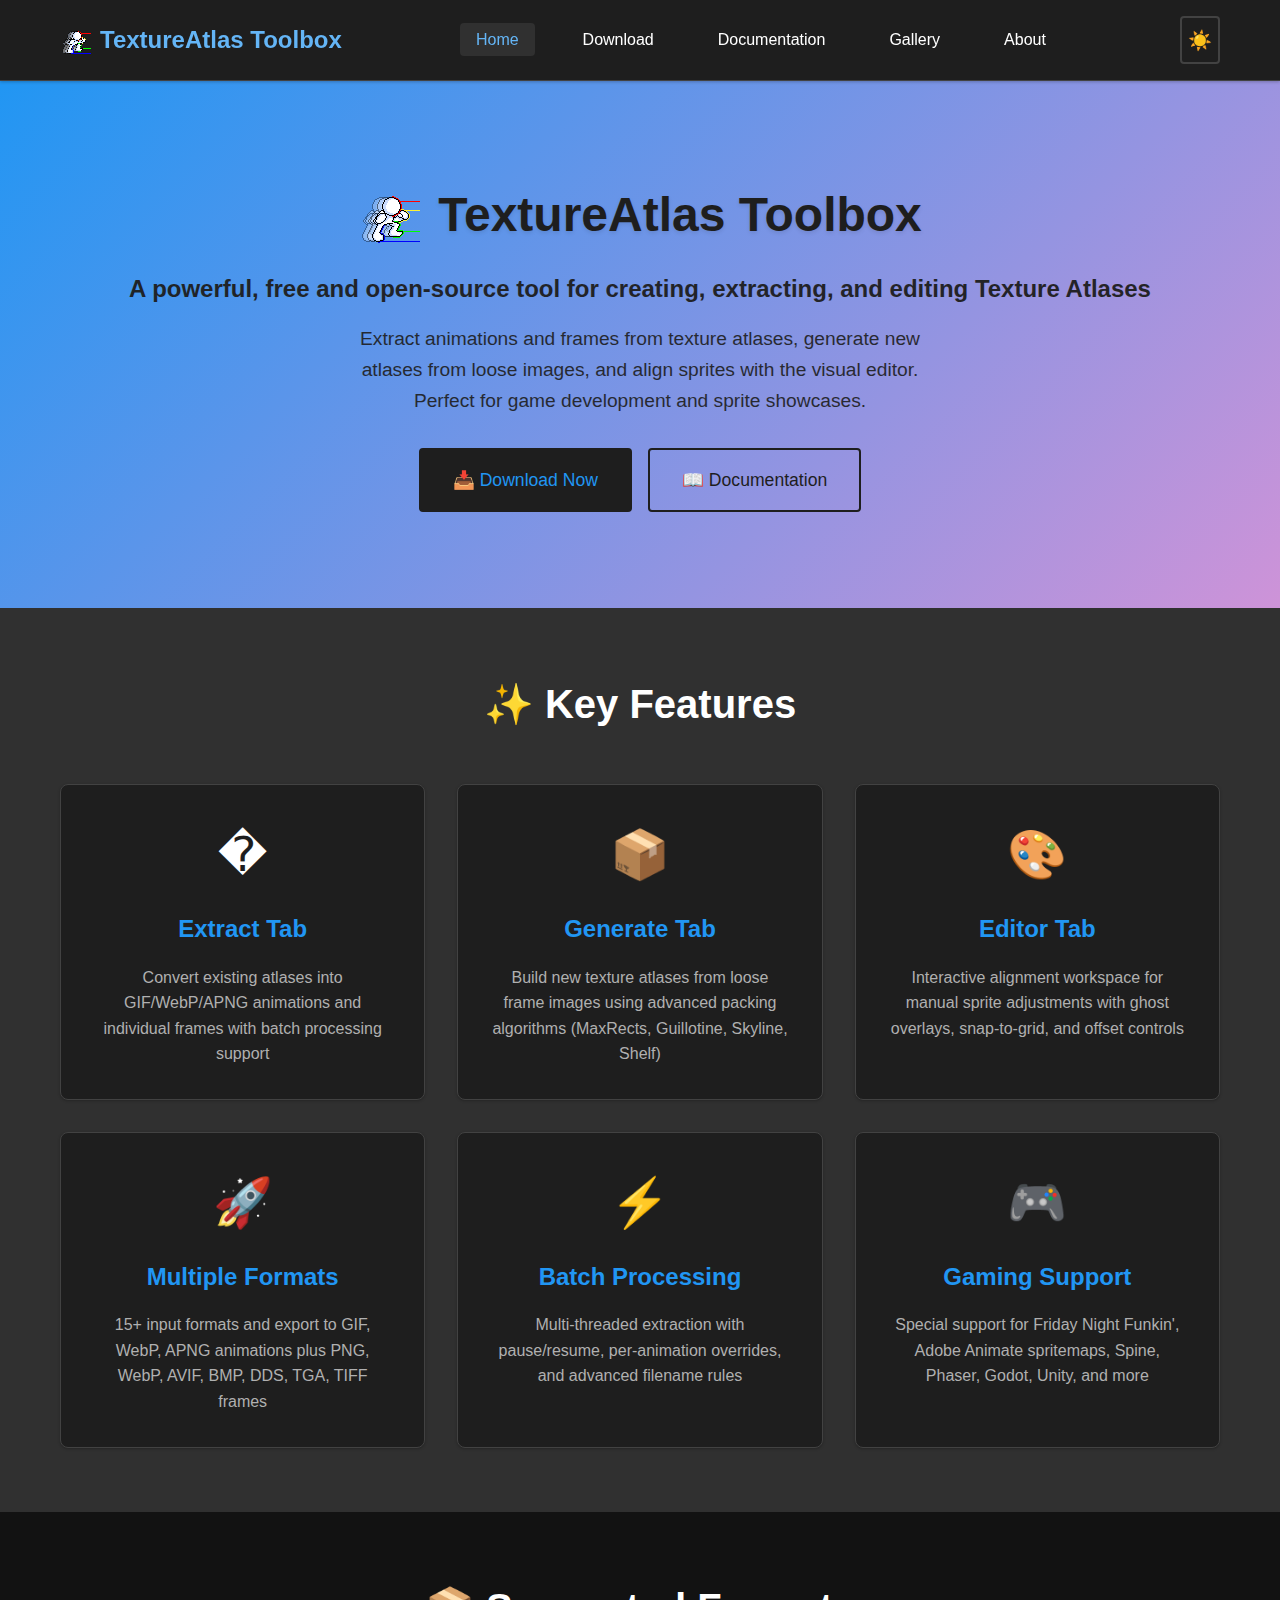
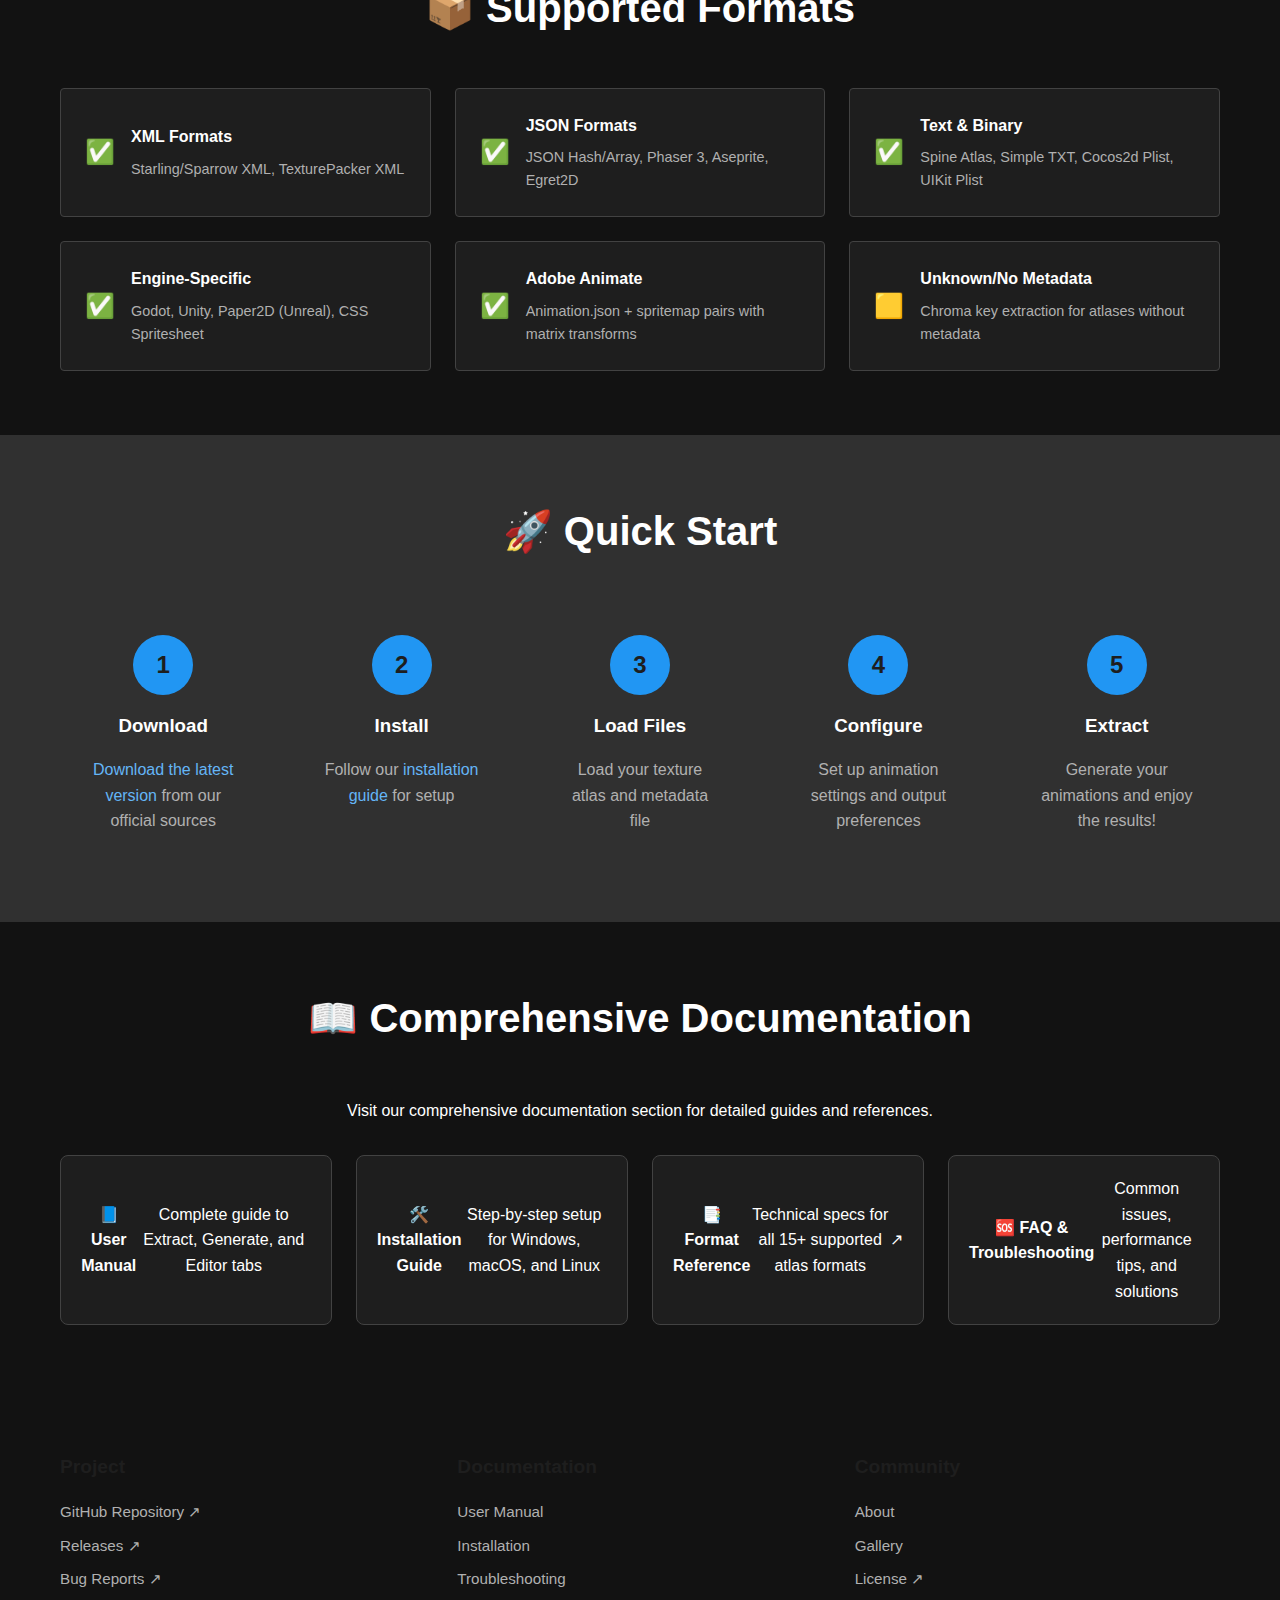
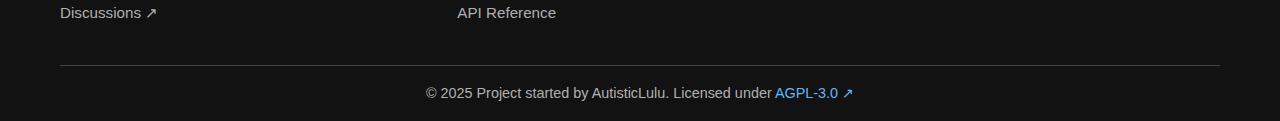
<file: index.html>
<!DOCTYPE html>
<html lang="en">
<head>
    <meta charset="UTF-8">
    <meta name="viewport" content="width=device-width, initial-scale=1.0">
    <title>TextureAtlas Toolbox</title>
    <meta name="description" content="A powerful, free and open-source tool for creating, extracting, and editing Texture Atlases">
    <meta name="keywords" content="texture atlas, gif, webp, apng, sprite extraction, game development, animation">
    <meta name="author" content="AutisticLulu">
    
    <!-- Open Graph / Facebook -->
    <meta property="og:type" content="website">
    <meta property="og:url" content="https://meguminbot.github.io/TextureAtlas-to-GIF-and-Frames/">
    <meta property="og:title" content="TextureAtlas Toolbox">
    <meta property="og:description" content="A powerful, free and open-source tool for creating, extracting, and editing Texture Atlases">
    
    <!-- Twitter -->
    <meta property="twitter:card" content="summary_large_image">
    <meta property="twitter:url" content="https://meguminbot.github.io/TextureAtlas-to-GIF-and-Frames/">
    <meta property="twitter:title" content="TextureAtlas Toolbox">
    <meta property="twitter:description" content="A powerful, free and open-source tool for creating, extracting, and editing Texture Atlases">
    
    <link rel="stylesheet" href="css/base.css">
    <link rel="stylesheet" href="css/navigation.css">
    <link rel="stylesheet" href="css/footer.css">
    <link rel="stylesheet" href="css/home.css">
    <!-- <link rel="stylesheet" href="css/style.css"> -->
    <link rel="icon" type="image/svg+xml" href="assets/icons/app.svg">
    <link rel="icon" type="image/x-icon" href="favicon.ico">
</head>
<body>
    <header class="site-header">
        <nav class="navbar">
            <div class="nav-container">
                <div class="nav-logo">
                    <a href="index.html">
                        <img src="assets/icons/app.svg" alt="TextureAtlas Toolbox" class="logo-icon">
                        TextureAtlas Toolbox
                    </a>
                </div>
                <ul class="nav-menu">
                    <li class="nav-item">
                        <a href="index.html" class="nav-link active">Home</a>
                    </li>
                    <li class="nav-item">
                        <a href="download.html" class="nav-link">Download</a>
                    </li>
                    <li class="nav-item">
                        <a href="documentation.html" class="nav-link">Documentation</a>
                    </li>
                    <li class="nav-item">
                        <a href="gallery.html" class="nav-link">Gallery</a>
                    </li>
                    <li class="nav-item">
                        <a href="about.html" class="nav-link">About</a>
                    </li>
                </ul>
                <div class="nav-controls">
                    <!-- Theme toggle will be added here by JavaScript -->
                </div>
                <div class="hamburger">
                    <span class="bar"></span>
                    <span class="bar"></span>
                    <span class="bar"></span>
                </div>
            </div>
        </nav>
    </header>

    <main class="main-content">
        <section class="hero-section">
            <div class="container">
                <h1>
                    <img src="assets/icons/app.svg" alt="TextureAtlas Toolbox" class="hero-icon">
                    TextureAtlas Toolbox
                </h1>
                <p class="hero-subtitle">A powerful, free and open-source tool for creating, extracting, and editing Texture Atlases</p>
                <p class="hero-description">Extract animations and frames from texture atlases, generate new atlases from loose images, and align sprites with the visual editor. Perfect for game development and sprite showcases.</p>
                <div class="hero-buttons">
                    <a href="download.html" class="btn btn-primary btn-large">📥 Download Now</a>
                    <a href="documentation.html" class="btn btn-secondary btn-large">📖 Documentation</a>
                </div>
            </div>
        </section>

        <section class="features-section">
            <div class="container">
                <h2>✨ Key Features</h2>
                <div class="features-grid">
                    <div class="feature-card">
                        <div class="feature-icon">�</div>
                        <h3>Extract Tab</h3>
                        <p>Convert existing atlases into GIF/WebP/APNG animations and individual frames with batch processing support</p>
                    </div>
                    
                    <div class="feature-card">
                        <div class="feature-icon">📦</div>
                        <h3>Generate Tab</h3>
                        <p>Build new texture atlases from loose frame images using advanced packing algorithms (MaxRects, Guillotine, Skyline, Shelf)</p>
                    </div>
                    
                    <div class="feature-card">
                        <div class="feature-icon">🎨</div>
                        <h3>Editor Tab</h3>
                        <p>Interactive alignment workspace for manual sprite adjustments with ghost overlays, snap-to-grid, and offset controls</p>
                    </div>
                    
                    <div class="feature-card">
                        <div class="feature-icon">🚀</div>
                        <h3>Multiple Formats</h3>
                        <p>15+ input formats and export to GIF, WebP, APNG animations plus PNG, WebP, AVIF, BMP, DDS, TGA, TIFF frames</p>
                    </div>

                    <div class="feature-card">
                        <div class="feature-icon">⚡</div>
                        <h3>Batch Processing</h3>
                        <p>Multi-threaded extraction with pause/resume, per-animation overrides, and advanced filename rules</p>
                    </div>

                    <div class="feature-card">
                        <div class="feature-icon">🎮</div>
                        <h3>Gaming Support</h3>
                        <p>Special support for Friday Night Funkin', Adobe Animate spritemaps, Spine, Phaser, Godot, Unity, and more</p>
                    </div>
                </div>
            </div>
        </section>

        <section class="formats-section">
            <div class="container">
                <h2>📦 Supported Formats</h2>
                <div class="formats-grid">
                    <div class="format-item supported">
                        <span class="format-status">✅</span>
                        <div class="format-info">
                            <h4>XML Formats</h4>
                            <p>Starling/Sparrow XML, TexturePacker XML</p>
                        </div>
                    </div>
                    
                    <div class="format-item supported">
                        <span class="format-status">✅</span>
                        <div class="format-info">
                            <h4>JSON Formats</h4>
                            <p>JSON Hash/Array, Phaser 3, Aseprite, Egret2D</p>
                        </div>
                    </div>
                    
                    <div class="format-item supported">
                        <span class="format-status">✅</span>
                        <div class="format-info">
                            <h4>Text & Binary</h4>
                            <p>Spine Atlas, Simple TXT, Cocos2d Plist, UIKit Plist</p>
                        </div>
                    </div>
                    
                    <div class="format-item supported">
                        <span class="format-status">✅</span>
                        <div class="format-info">
                            <h4>Engine-Specific</h4>
                            <p>Godot, Unity, Paper2D (Unreal), CSS Spritesheet</p>
                        </div>
                    </div>
                    
                    <div class="format-item supported">
                        <span class="format-status">✅</span>
                        <div class="format-info">
                            <h4>Adobe Animate</h4>
                            <p>Animation.json + spritemap pairs with matrix transforms</p>
                        </div>
                    </div>
                    
                    <div class="format-item partial">
                        <span class="format-status">🟨</span>
                        <div class="format-info">
                            <h4>Unknown/No Metadata</h4>
                            <p>Chroma key extraction for atlases without metadata</p>
                        </div>
                    </div>
                </div>
            </div>
        </section>

        <section class="quickstart-section">
            <div class="container">
                <h2>🚀 Quick Start</h2>
                <div class="steps-grid">
                    <div class="step-item">
                        <div class="step-number">1</div>
                        <h3>Download</h3>
                        <p><a href="download.html">Download the latest version</a> from our official sources</p>
                    </div>
                    
                    <div class="step-item">
                        <div class="step-number">2</div>
                        <h3>Install</h3>
                        <p>Follow our <a href="documentation.html#installation">installation guide</a> for setup</p>
                    </div>
                    
                    <div class="step-item">
                        <div class="step-number">3</div>
                        <h3>Load Files</h3>
                        <p>Load your texture atlas and metadata file</p>
                    </div>
                    
                    <div class="step-item">
                        <div class="step-number">4</div>
                        <h3>Configure</h3>
                        <p>Set up animation settings and output preferences</p>
                    </div>
                    
                    <div class="step-item">
                        <div class="step-number">5</div>
                        <h3>Extract</h3>
                        <p>Generate your animations and enjoy the results!</p>
                    </div>
                </div>
            </div>
        </section>

        <section class="cta-section">
            <div class="container">
                <h2>📖 Comprehensive Documentation</h2>
                <p>Visit our comprehensive documentation section for detailed guides and references.</p>
                <div class="doc-links">
                    <a href="documentation.html" class="doc-link">
                        <h4>📘 User Manual</h4>
                        <p>Complete guide to Extract, Generate, and Editor tabs</p>
                    </a>
                    <a href="documentation.html#installation" class="doc-link">
                        <h4>🛠️ Installation Guide</h4>
                        <p>Step-by-step setup for Windows, macOS, and Linux</p>
                    </a>
                    <a href="https://github.com/MeguminBOT/TextureAtlas-to-GIF-and-Frames/blob/main/docs/format-reference.md" class="doc-link" target="_blank" rel="noopener noreferrer">
                        <h4>📑 Format Reference</h4>
                        <p>Technical specs for all 15+ supported atlas formats</p>
                    </a>
                    <a href="documentation.html#troubleshooting" class="doc-link">
                        <h4>🆘 FAQ & Troubleshooting</h4>
                        <p>Common issues, performance tips, and solutions</p>
                    </a>
                </div>
            </div>
        </section>
    </main>

    <footer class="site-footer">
        <div class="container">
            <div class="footer-content">
                <div class="footer-section">
                    <h4>Project</h4>
                    <ul>
                        <li><a href="https://github.com/MeguminBOT/TextureAtlas-to-GIF-and-Frames">GitHub Repository</a></li>
                        <li><a href="https://github.com/MeguminBOT/TextureAtlas-to-GIF-and-Frames/releases">Releases</a></li>
                        <li><a href="https://github.com/MeguminBOT/TextureAtlas-to-GIF-and-Frames/issues">Bug Reports</a></li>
                        <li><a href="https://github.com/MeguminBOT/TextureAtlas-to-GIF-and-Frames/discussions">Discussions</a></li>
                    </ul>
                </div>
                <div class="footer-section">
                    <h4>Documentation</h4>
                    <ul>
                        <li><a href="documentation.html">User Manual</a></li>
                        <li><a href="documentation.html#installation">Installation</a></li>
                        <li><a href="documentation.html#troubleshooting">Troubleshooting</a></li>
                        <li><a href="documentation.html#api">API Reference</a></li>
                    </ul>
                </div>
                <div class="footer-section">
                    <h4>Community</h4>
                    <ul>
                        <li><a href="about.html">About</a></li>
                        <li><a href="gallery.html">Gallery</a></li>
                        <li><a href="https://github.com/MeguminBOT/TextureAtlas-to-GIF-and-Frames/blob/main/LICENSE">License</a></li>
                    </ul>
                </div>
            </div>
            <div class="footer-bottom">
                <p>&copy; 2025 Project started by AutisticLulu. Licensed under <a href="https://github.com/MeguminBOT/TextureAtlas-to-GIF-and-Frames/blob/main/LICENSE">AGPL-3.0</a></p>
            </div>
        </div>
    </footer>

    <script src="js/script.js"></script>
</body>
</html>
</file>
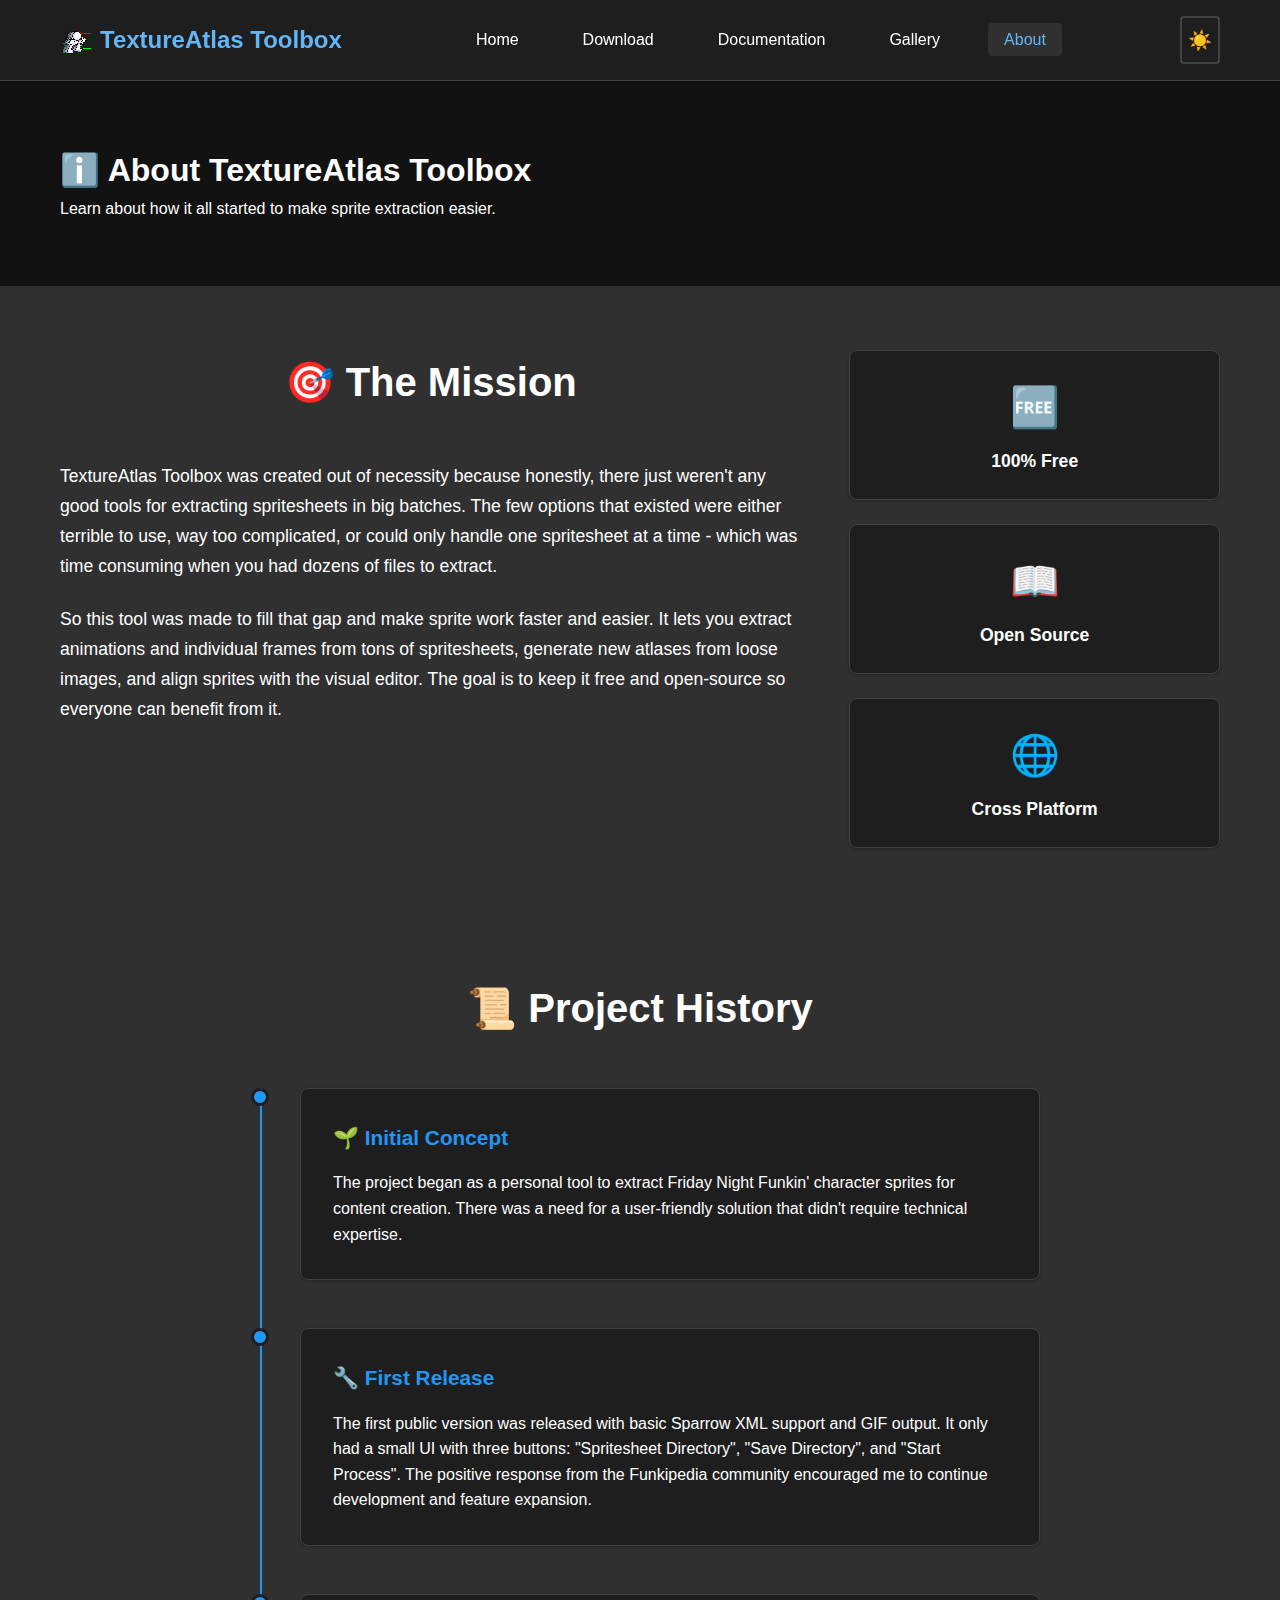
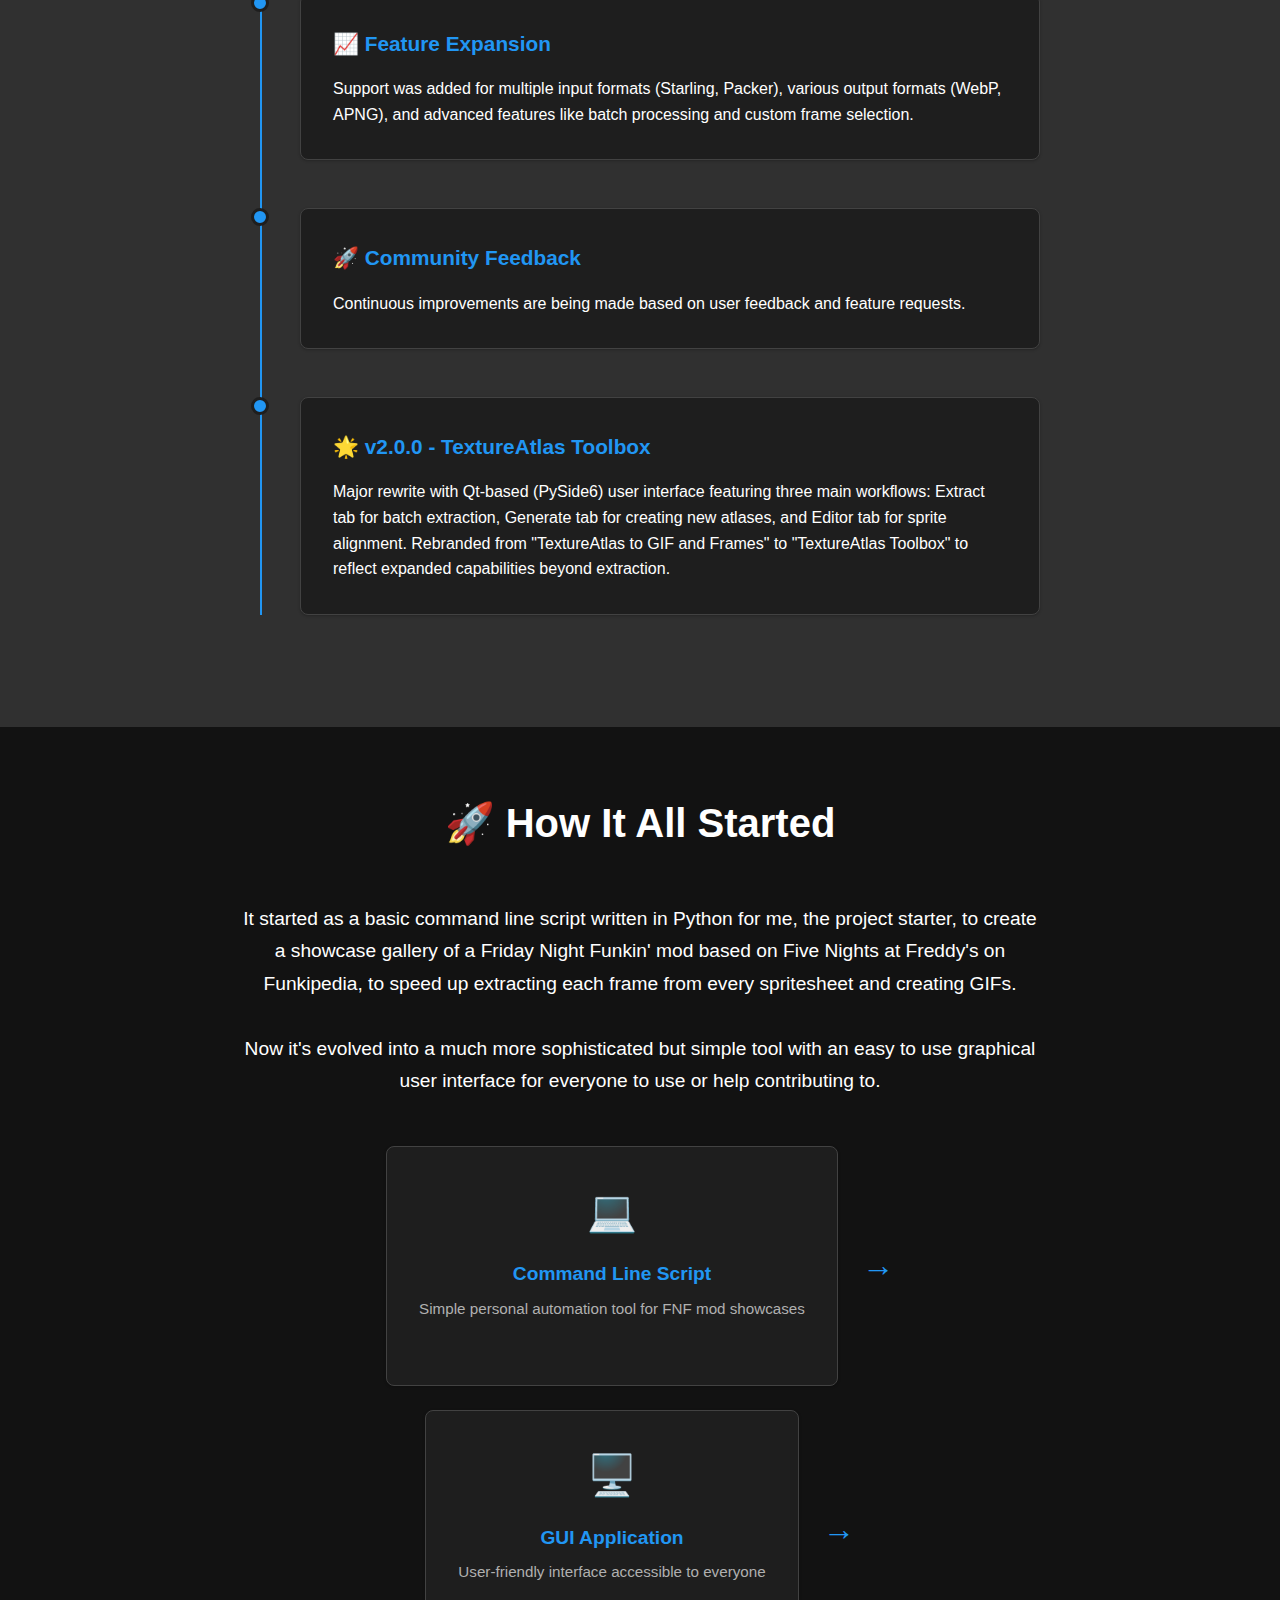
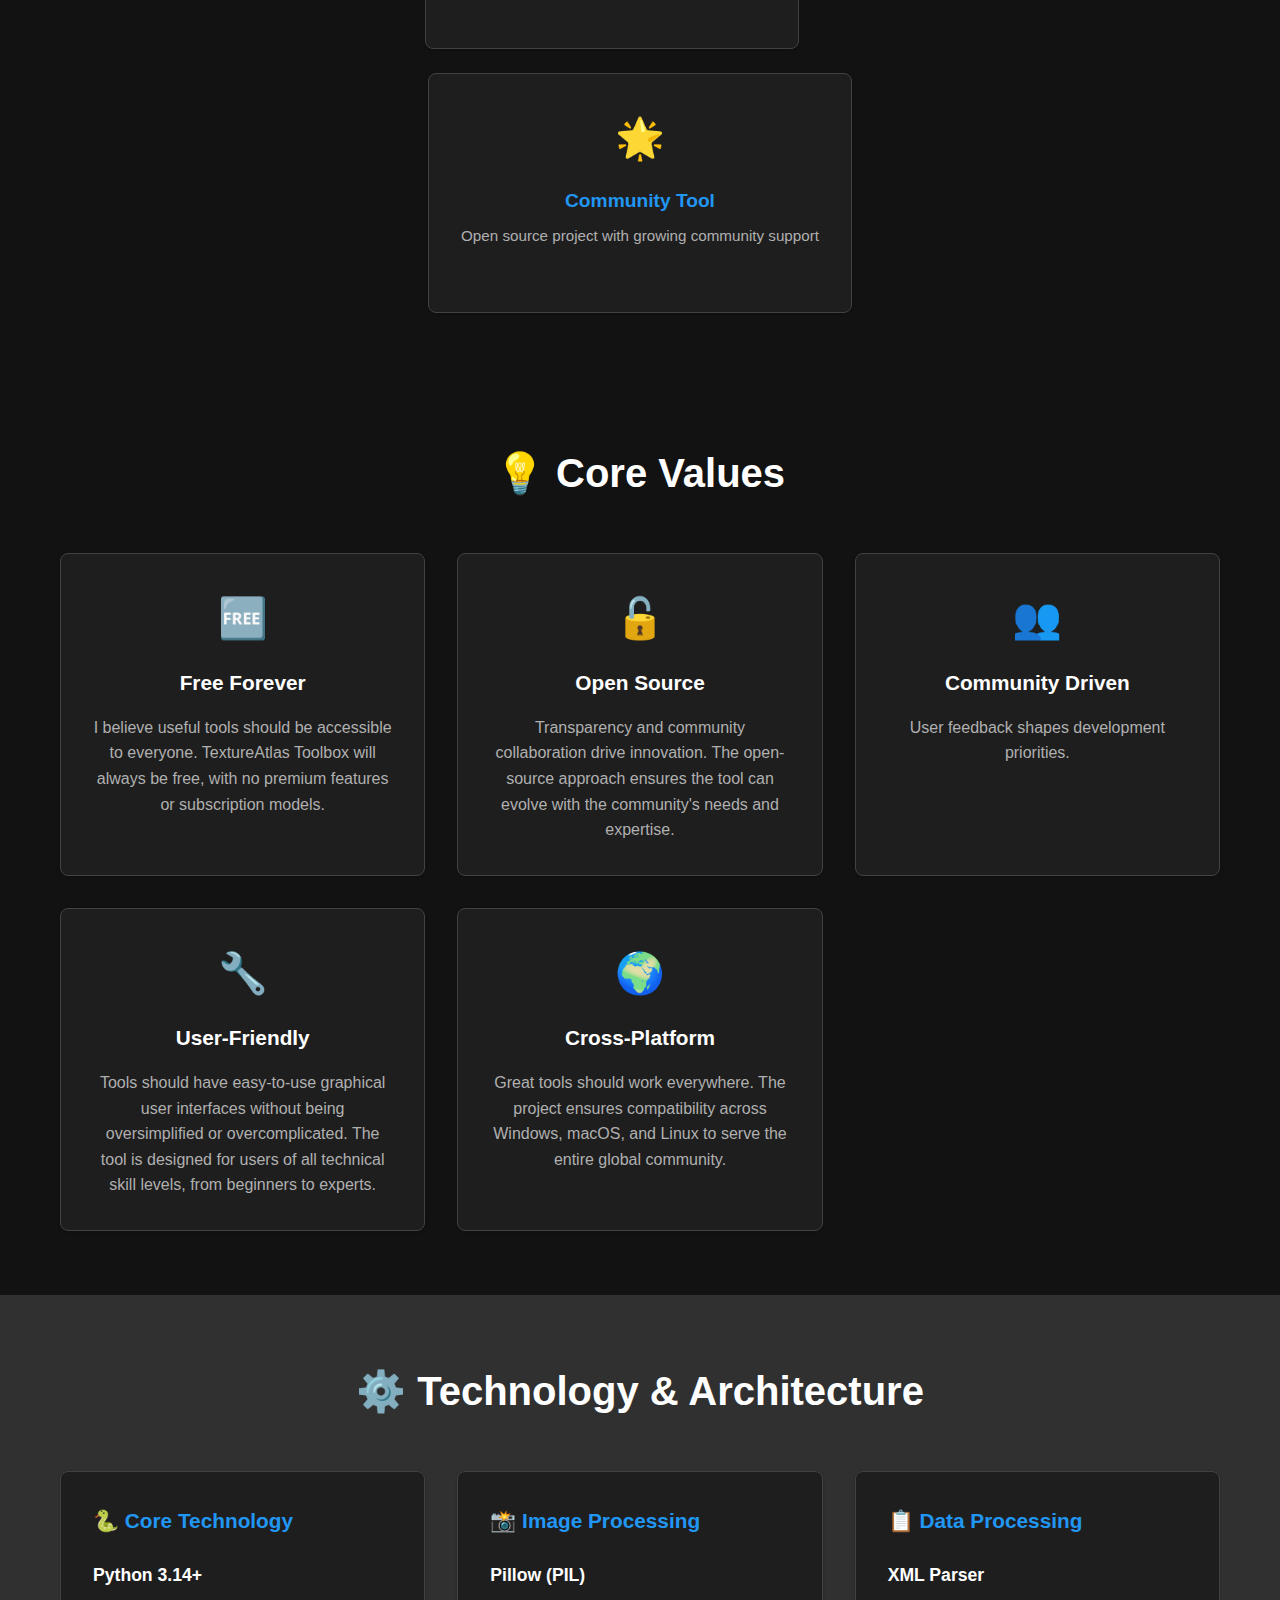
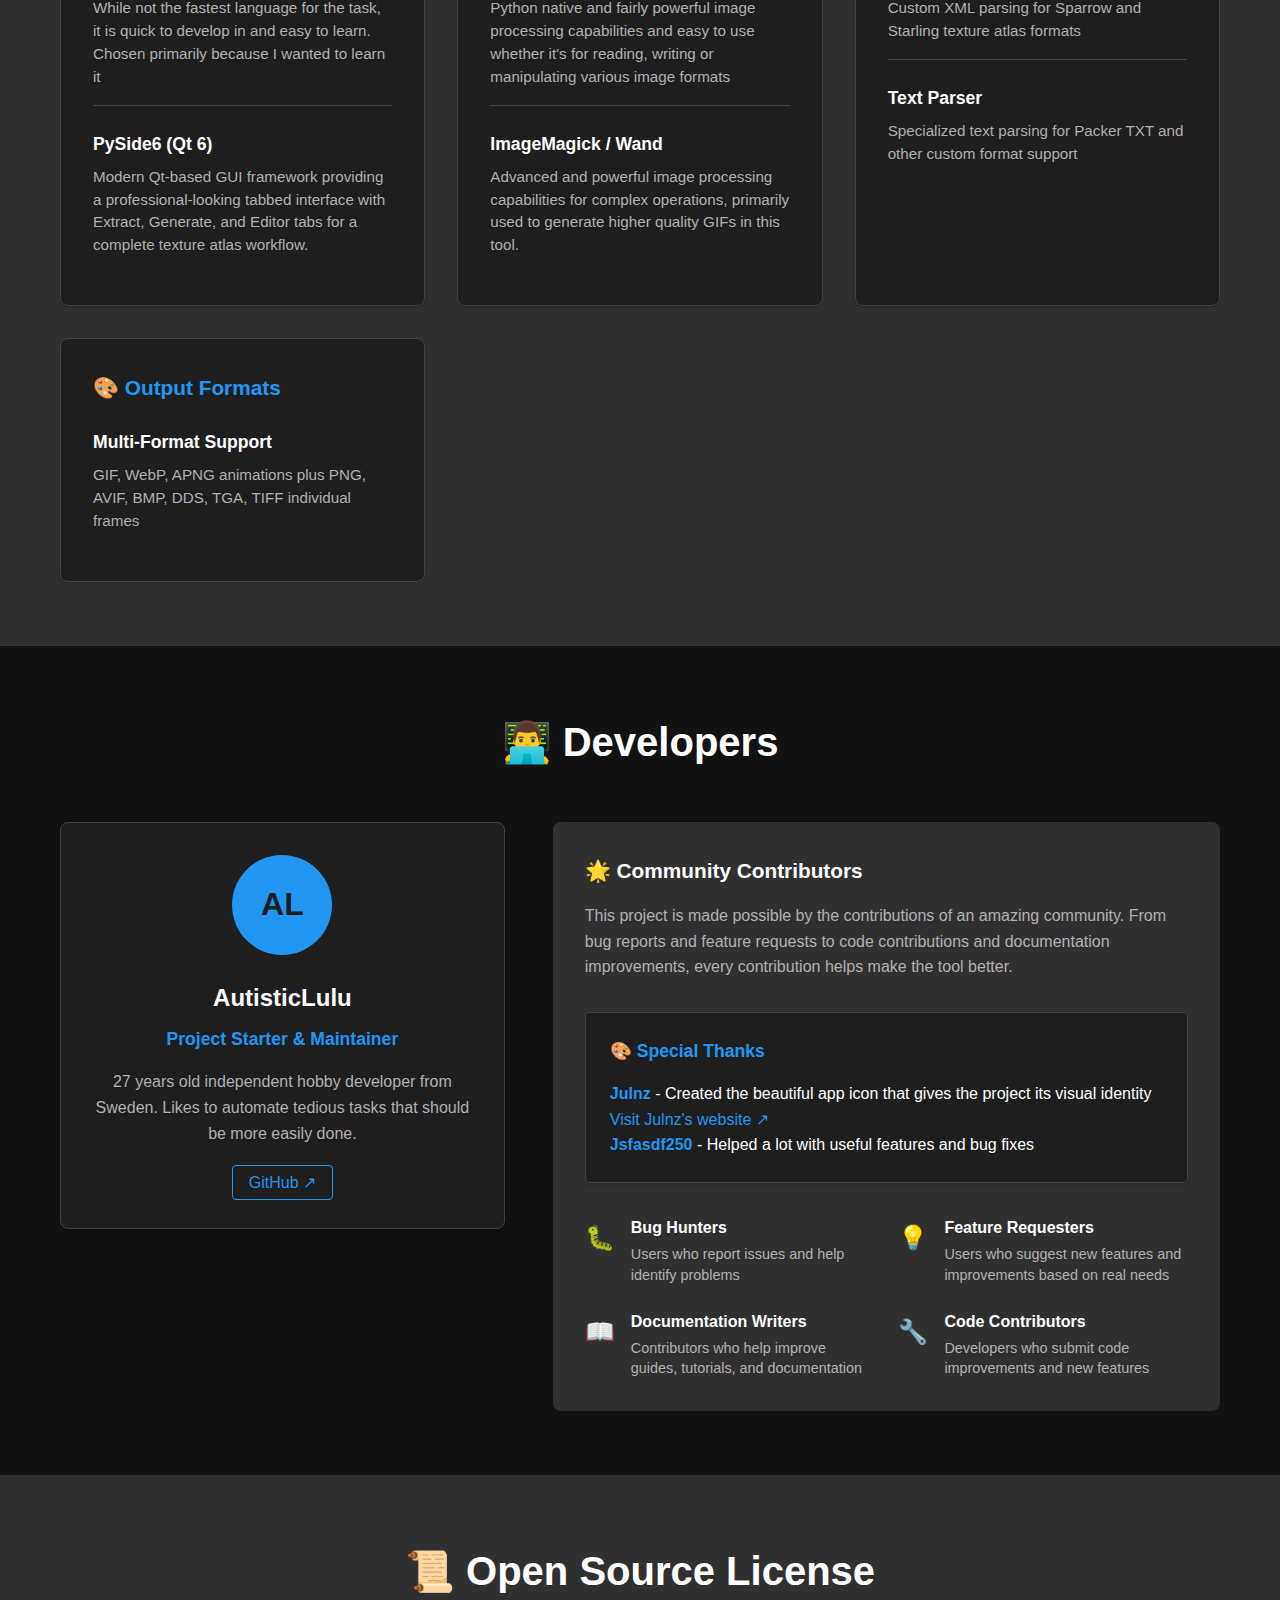
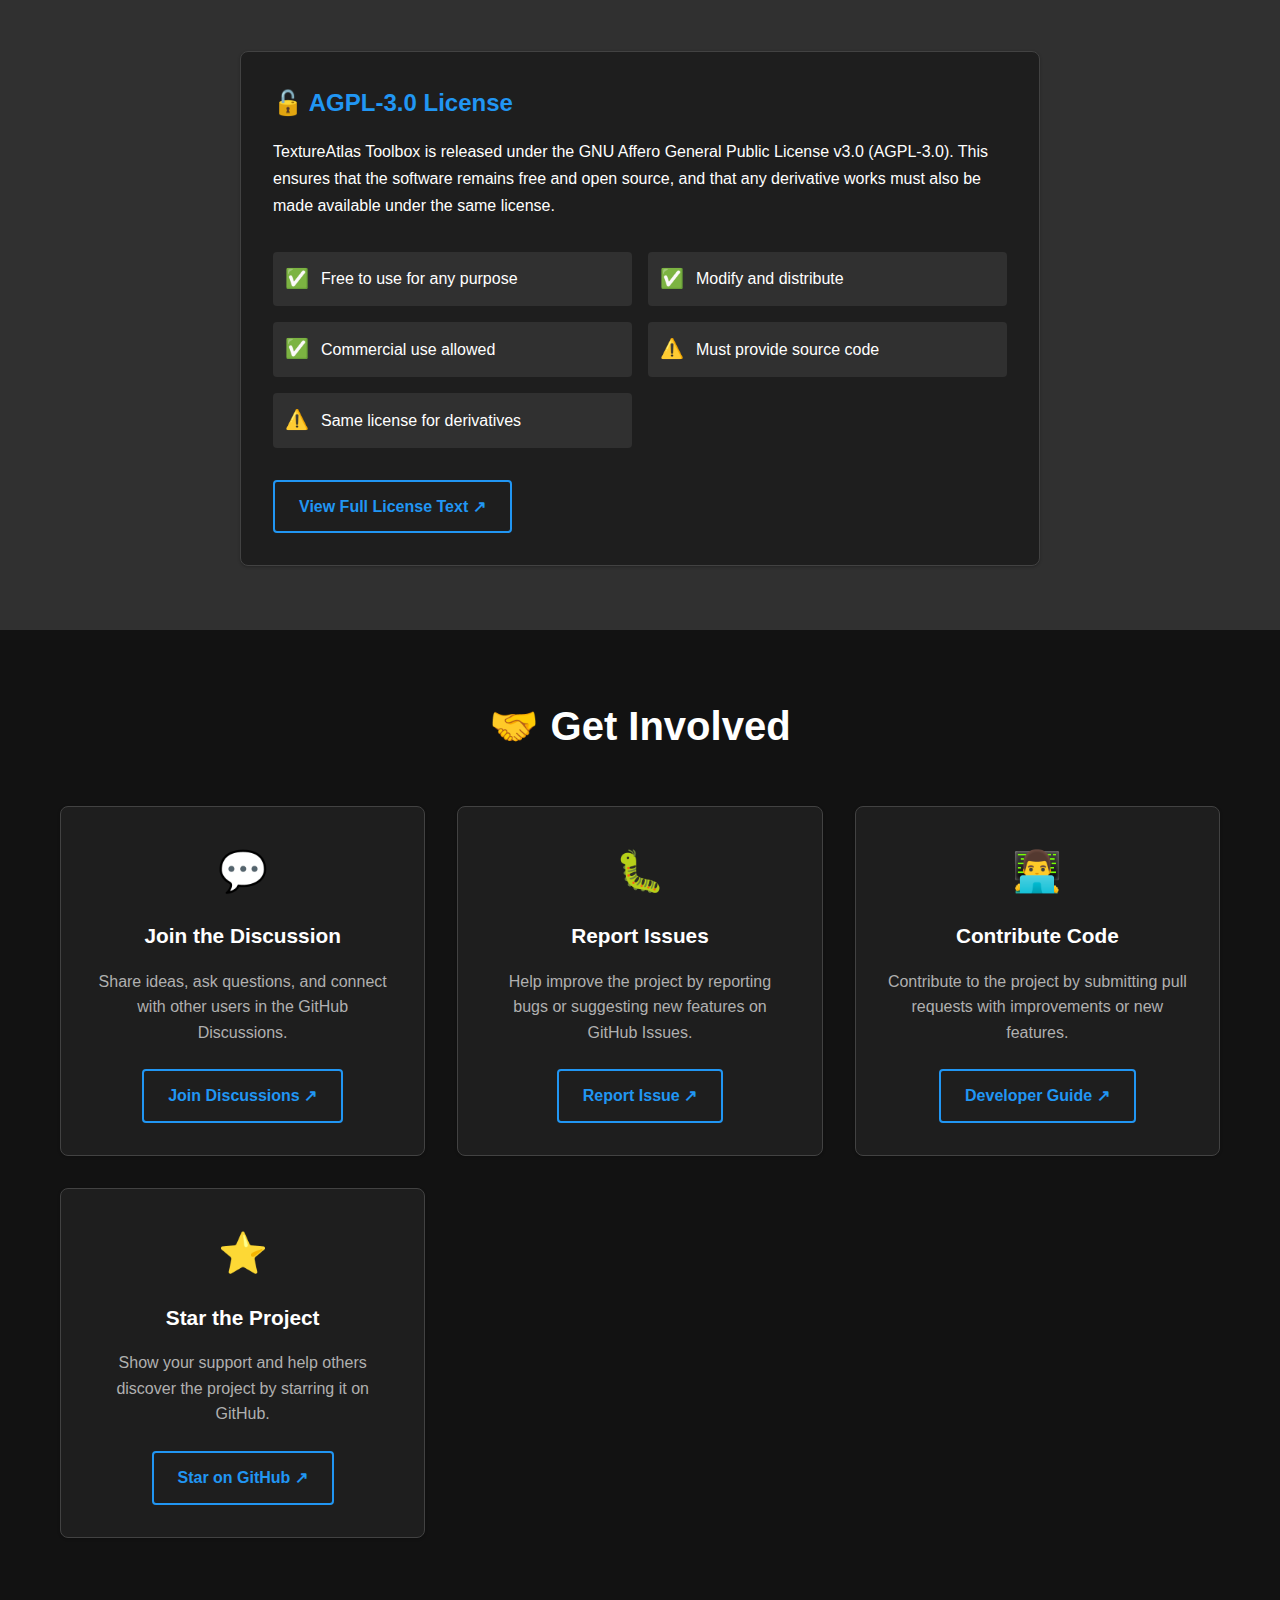
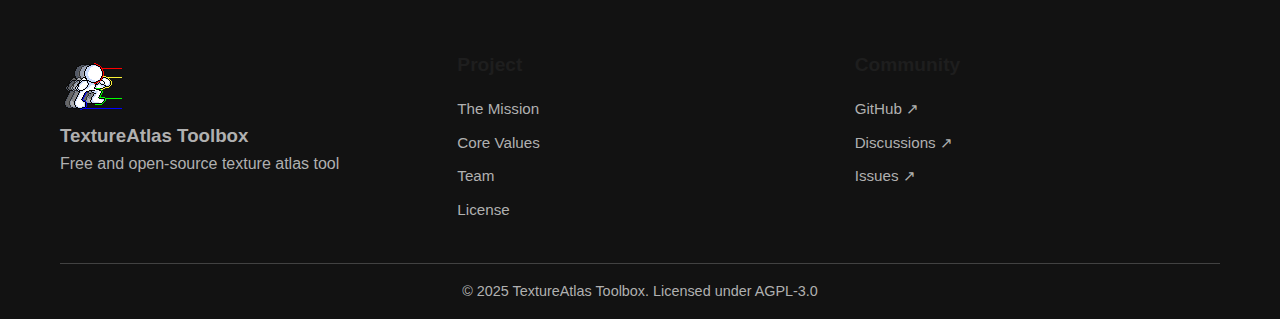
<file: about.html>
<!DOCTYPE html>
<html lang="en">
<head>
    <meta charset="UTF-8">
    <meta name="viewport" content="width=device-width, initial-scale=1.0">
    <title>About - TextureAtlas Toolbox</title>
    <meta name="description" content="About TextureAtlas Toolbox - Learn about the project">
    <meta name="keywords" content="texture atlas, gif, webp, apng, sprite extraction, about, open source, project, generator, editor">
    <link rel="stylesheet" href="css/base.css">
    <link rel="stylesheet" href="css/navigation.css">
    <link rel="stylesheet" href="css/footer.css">
    <link rel="stylesheet" href="css/about.css">
    <link rel="icon" type="image/svg+xml" href="assets/icons/app.svg">
    <link rel="icon" type="image/x-icon" href="favicon.ico">
</head>
<body>
    <header class="site-header">
        <nav class="navbar">
            <div class="nav-container">
                <div class="nav-logo">
                    <a href="index.html">
                        <img src="assets/icons/app.svg" alt="TextureAtlas Toolbox" class="logo-icon">
                        TextureAtlas Toolbox
                    </a>
                </div>
                <ul class="nav-menu">
                    <li class="nav-item">
                        <a href="index.html" class="nav-link">Home</a>
                    </li>
                    <li class="nav-item">
                        <a href="download.html" class="nav-link">Download</a>
                    </li>
                    <li class="nav-item">
                        <a href="documentation.html" class="nav-link">Documentation</a>
                    </li>
                    <li class="nav-item">
                        <a href="gallery.html" class="nav-link">Gallery</a>
                    </li>
                    <li class="nav-item">
                        <a href="about.html" class="nav-link active">About</a>
                    </li>
                </ul>
                <div class="nav-controls">
                    <!-- Theme toggle will be added here by JavaScript -->
                </div>
                <div class="hamburger">
                    <span class="bar"></span>
                    <span class="bar"></span>
                    <span class="bar"></span>
                </div>
            </div>
        </nav>
    </header>

    <main class="main-content">
        <section class="hero-section">
            <div class="container">
                <h1>ℹ️ About TextureAtlas Toolbox</h1>
                <p class="hero-description">
                    Learn about how it all started to make sprite extraction easier.
                </p>
            </div>
        </section>

        <section class="about-project">
            <div class="container">
                <div class="about-content">
                    <div class="about-text">
                        <h2>🎯 The Mission</h2>
                        <p>
                            TextureAtlas Toolbox was created out of necessity because honestly, there just weren't any good tools 
                            for extracting spritesheets in big batches. The few options that existed were either terrible to use, way too 
                            complicated, or could only handle one spritesheet at a time - which was time consuming when you had 
                            dozens of files to extract.
                        </p>
                        
                        <p>
                            So this tool was made to fill that gap and make sprite work faster and easier. 
                            It lets you extract animations and individual frames from tons of spritesheets, generate new atlases from loose images, 
                            and align sprites with the visual editor. The goal is to keep it free and open-source so everyone can benefit from it.
                        </p>
                    </div>
                    
                    <div class="about-stats">
                        <div class="stat-item">
                            <div class="stat-number">🆓</div>
                            <div class="stat-label">100% Free</div>
                        </div>
                        <div class="stat-item">
                            <div class="stat-number">📖</div>
                            <div class="stat-label">Open Source</div>
                        </div>
                        <div class="stat-item">
                            <div class="stat-number">🌐</div>
                            <div class="stat-label">Cross Platform</div>
                        </div>
                    </div>
                </div>
            </div>
        </section>

        <section class="project-history">
            <div class="container">
                <h2>📜 Project History</h2>
                <div class="timeline">
                    <div class="timeline-item">
                        <div class="timeline-marker"></div>
                        <div class="timeline-content">
                            <h3>🌱 Initial Concept</h3>
                            <p>
                                The project began as a personal tool to extract Friday Night Funkin' character sprites for content creation. 
                                There was a need for a user-friendly solution that didn't require technical expertise.
                            </p>
                        </div>
                    </div>
                    
                    <div class="timeline-item">
                        <div class="timeline-marker"></div>
                        <div class="timeline-content">
                            <h3>🔧 First Release</h3>
                            <p>
                                The first public version was released with basic Sparrow XML support and GIF output.
                                It only had a small UI with three buttons: "Spritesheet Directory", "Save Directory", and "Start Process".
                                The positive response from the Funkipedia community encouraged me to continue development and feature expansion.
                            </p>
                        </div>
                    </div>
                    
                    <div class="timeline-item">
                        <div class="timeline-marker"></div>
                        <div class="timeline-content">
                            <h3>📈 Feature Expansion</h3>
                            <p>
                                Support was added for multiple input formats (Starling, Packer), various output formats (WebP, APNG), 
                                and advanced features like batch processing and custom frame selection.
                            </p>
                        </div>
                    </div>
                    
                    <div class="timeline-item">
                        <div class="timeline-marker"></div>
                        <div class="timeline-content">
                            <h3>🚀 Community Feedback</h3>
                            <p>
                                Continuous improvements are being made based on user feedback and feature requests.
                            </p>
                        </div>
                    </div>
                    
                    <div class="timeline-item">
                        <div class="timeline-marker"></div>
                        <div class="timeline-content">
                            <h3>🌟 v2.0.0 - TextureAtlas Toolbox</h3>
                            <p>
                                Major rewrite with Qt-based (PySide6) user interface featuring three main workflows: 
                                Extract tab for batch extraction, Generate tab for creating new atlases, and Editor tab for 
                                sprite alignment. Rebranded from "TextureAtlas to GIF and Frames" to "TextureAtlas Toolbox" to 
                                reflect expanded capabilities beyond extraction.
                            </p>
                        </div>
                    </div>
                </div>
            </div>
        </section>

        <section class="project-origins">
            <div class="container">
                <h2>🚀 How It All Started</h2>
                <div class="origins-content">
                    <div class="origins-story">
                        <p>
                            It started as a basic command line script written in Python for me, the project starter, to create a showcase gallery of a Friday Night Funkin' mod 
                            based on Five Nights at Freddy's on Funkipedia, to speed up extracting each frame from every spritesheet and creating GIFs.
                        </p>
                        
                        <p>
                            Now it's evolved into a much more sophisticated but simple tool with an easy to use graphical user interface 
                            for everyone to use or help contributing to.
                        </p>
                        
                        <div class="evolution-timeline">
                            <div class="evolution-step">
                                <div class="step-icon">💻</div>
                                <div class="step-content">
                                    <h4>Command Line Script</h4>
                                    <p>Simple personal automation tool for FNF mod showcases</p>
                                </div>
                            </div>
                            
                            <div class="evolution-arrow">→</div>
                            
                            <div class="evolution-step">
                                <div class="step-icon">🖥️</div>
                                <div class="step-content">
                                    <h4>GUI Application</h4>
                                    <p>User-friendly interface accessible to everyone</p>
                                </div>
                            </div>
                            
                            <div class="evolution-arrow">→</div>
                            
                            <div class="evolution-step">
                                <div class="step-icon">🌟</div>
                                <div class="step-content">
                                    <h4>Community Tool</h4>
                                    <p>Open source project with growing community support</p>
                                </div>
                            </div>
                        </div>
                    </div>
                </div>
            </div>
        </section>

        <section class="core-values">
            <div class="container">
                <h2>💡 Core Values</h2>
                <div class="values-grid">
                    <div class="value-card">
                        <div class="value-icon">🆓</div>
                        <h3>Free Forever</h3>
                        <p>
                            I believe useful tools should be accessible to everyone. TextureAtlas Toolbox will always be free, 
                            with no premium features or subscription models.
                        </p>
                    </div>
                    
                    <div class="value-card">
                        <div class="value-icon">🔓</div>
                        <h3>Open Source</h3>
                        <p>
                            Transparency and community collaboration drive innovation. The open-source approach ensures the tool can evolve 
                            with the community's needs and expertise.
                        </p>
                    </div>
                    
                    <div class="value-card">
                        <div class="value-icon">👥</div>
                        <h3>Community Driven</h3>
                        <p>
                            User feedback shapes development priorities.
                        </p>
                    </div>
                    
                    <div class="value-card">
                        <div class="value-icon">🔧</div>
                        <h3>User-Friendly</h3>
                        <p>
                            Tools should have easy-to-use graphical user interfaces without being oversimplified or overcomplicated. 
                            The tool is designed for users of all technical skill levels, from beginners to experts.
                        </p>
                    </div>
                    
                    <div class="value-card">
                        <div class="value-icon">🌍</div>
                        <h3>Cross-Platform</h3>
                        <p>
                            Great tools should work everywhere. The project ensures compatibility across Windows, macOS, and Linux to serve 
                            the entire global community.
                        </p>
                    </div>
                </div>
            </div>
        </section>

        <section class="technology-stack">
            <div class="container">
                <h2>⚙️ Technology & Architecture</h2>
                <div class="tech-grid">
                    <div class="tech-category">
                        <h3>🐍 Core Technology</h3>
                        <div class="tech-list">
                            <div class="tech-item">
                                <strong>Python 3.14+</strong>
                                <p>While not the fastest language for the task, it is quick to develop in and easy to learn.
                                    Chosen primarily because I wanted to learn it</p>
                            </div>
                            <div class="tech-item">
                                <strong>PySide6 (Qt 6)</strong>
                                <p>Modern Qt-based GUI framework providing a professional-looking tabbed interface with
                                    Extract, Generate, and Editor tabs for a complete texture atlas workflow.
                                </p>
                            </div>
                        </div>
                    </div>
                    
                    <div class="tech-category">
                        <h3>📸 Image Processing</h3>
                        <div class="tech-list">
                            <div class="tech-item">
                                <strong>Pillow (PIL)</strong>
                                <p>Python native and fairly powerful image processing capabilities and easy to use whether it's for reading, writing or manipulating various image formats</p>
                            </div>
                            <div class="tech-item">
                                <strong>ImageMagick / Wand</strong>
                                <p>Advanced and powerful image processing capabilities for complex operations, primarily used to generate higher quality GIFs in this tool.</p>
                            </div>
                        </div>
                    </div>
                    
                    <div class="tech-category">
                        <h3>📋 Data Processing</h3>
                        <div class="tech-list">
                            <div class="tech-item">
                                <strong>XML Parser</strong>
                                <p>Custom XML parsing for Sparrow and Starling texture atlas formats</p>
                            </div>
                            <div class="tech-item">
                                <strong>Text Parser</strong>
                                <p>Specialized text parsing for Packer TXT and other custom format support</p>
                            </div>
                        </div>
                    </div>
                    
                    <div class="tech-category">
                        <h3>🎨 Output Formats</h3>
                        <div class="tech-list">
                            <div class="tech-item">
                                <strong>Multi-Format Support</strong>
                                <p>GIF, WebP, APNG animations plus PNG, AVIF, BMP, DDS, TGA, TIFF individual frames</p>
                            </div>
                        </div>
                    </div>
                </div>
            </div>
        </section>

        <section class="team-section">
            <div class="container">
                <h2>👨‍💻 Developers</h2>
                <div class="team-grid">
                    <div class="team-member">
                        <div class="member-avatar">
                            <span class="avatar-placeholder">AL</span>
                        </div>
                        <div class="member-info">
                            <h3>AutisticLulu</h3>
                            <p class="member-role">Project Starter & Maintainer</p>
                            <p class="member-bio">
                                27 years old independent hobby developer from Sweden. Likes to automate tedious tasks that should be more easily done.
                            </p>
                            <div class="member-links">
                                <a href="https://github.com/MeguminBOT" target="_blank" rel="noopener noreferrer">GitHub</a>
                            </div>
                        </div>
                    </div>
                    
                    <div class="community-contributors">
                        <h3>🌟 Community Contributors</h3>
                        <p>
                            This project is made possible by the contributions of an amazing community. From bug reports and feature 
                            requests to code contributions and documentation improvements, every contribution helps make the tool better.
                        </p>
                        
                        <div class="special-contributor">
                            <h4>🎨 Special Thanks</h4>
                            <div class="contributor-highlight">
                                <strong>Julnz</strong> - Created the beautiful app icon that gives the project its visual identity
                                <br>
                                <a href="https://www.julnz.com" target="_blank" rel="noopener noreferrer">Visit Julnz's website</a>
                            </div>
                            <div class="contributor-highlight">
                                <strong>Jsfasdf250</strong> - Helped a lot with useful features and bug fixes
                            </div>
                        </div>
                        
                        <div class="contribution-types">
                            <div class="contribution-item">
                                <span class="contribution-icon">🐛</span>
                                <div>
                                    <strong>Bug Hunters</strong>
                                    <p>Users who report issues and help identify problems</p>
                                </div>
                            </div>
                            
                            <div class="contribution-item">
                                <span class="contribution-icon">💡</span>
                                <div>
                                    <strong>Feature Requesters</strong>
                                    <p>Users who suggest new features and improvements based on real needs</p>
                                </div>
                            </div>
                            
                            <div class="contribution-item">
                                <span class="contribution-icon">📖</span>
                                <div>
                                    <strong>Documentation Writers</strong>
                                    <p>Contributors who help improve guides, tutorials, and documentation</p>
                                </div>
                            </div>
                            
                            <div class="contribution-item">
                                <span class="contribution-icon">🔧</span>
                                <div>
                                    <strong>Code Contributors</strong>
                                    <p>Developers who submit code improvements and new features</p>
                                </div>
                            </div>
                        </div>
                    </div>
                </div>
            </div>
        </section>

        <section class="open-source">
            <div class="container">
                <h2>📜 Open Source License</h2>
                <div class="license-info">
                    <div class="license-card">
                        <h3>🔓 AGPL-3.0 License</h3>
                        <p>
                            TextureAtlas Toolbox is released under the GNU Affero General Public License v3.0 (AGPL-3.0). 
                            This ensures that the software remains free and open source, and that any derivative works must also be 
                            made available under the same license.
                        </p>
                        
                        <div class="license-features">
                            <div class="license-feature">
                                <span class="feature-icon">✅</span>
                                <span>Free to use for any purpose</span>
                            </div>
                            <div class="license-feature">
                                <span class="feature-icon">✅</span>
                                <span>Modify and distribute</span>
                            </div>
                            <div class="license-feature">
                                <span class="feature-icon">✅</span>
                                <span>Commercial use allowed</span>
                            </div>
                            <div class="license-feature">
                                <span class="feature-icon">⚠️</span>
                                <span>Must provide source code</span>
                            </div>
                            <div class="license-feature">
                                <span class="feature-icon">⚠️</span>
                                <span>Same license for derivatives</span>
                            </div>
                        </div>
                        
                        <a href="https://github.com/MeguminBOT/TextureAtlas-to-GIF-and-Frames/blob/main/LICENSE" 
                           class="license-link" target="_blank" rel="noopener noreferrer">
                            View Full License Text
                        </a>
                    </div>
                </div>
            </div>
        </section>

        <section class="get-involved">
            <div class="container">
                <h2>🤝 Get Involved</h2>
                <div class="involvement-grid">
                    <div class="involvement-card">
                        <div class="involvement-icon">💬</div>
                        <h3>Join the Discussion</h3>
                        <p>Share ideas, ask questions, and connect with other users in the GitHub Discussions.</p>
                        <a href="https://github.com/MeguminBOT/TextureAtlas-to-GIF-and-Frames/discussions" 
                           class="involvement-link" target="_blank" rel="noopener noreferrer">Join Discussions</a>
                    </div>
                    
                    <div class="involvement-card">
                        <div class="involvement-icon">🐛</div>
                        <h3>Report Issues</h3>
                        <p>Help improve the project by reporting bugs or suggesting new features on GitHub Issues.</p>
                        <a href="https://github.com/MeguminBOT/TextureAtlas-to-GIF-and-Frames/issues" 
                           class="involvement-link" target="_blank" rel="noopener noreferrer">Report Issue</a>
                    </div>
                    
                    <div class="involvement-card">
                        <div class="involvement-icon">👨‍💻</div>
                        <h3>Contribute Code</h3>
                        <p>Contribute to the project by submitting pull requests with improvements or new features.</p>
                        <a href="https://github.com/MeguminBOT/TextureAtlas-to-GIF-and-Frames/blob/main/docs/developer-docs.md" 
                           class="involvement-link" target="_blank" rel="noopener noreferrer">Developer Guide</a>
                    </div>
                    
                    <div class="involvement-card">
                        <div class="involvement-icon">⭐</div>
                        <h3>Star the Project</h3>
                        <p>Show your support and help others discover the project by starring it on GitHub.</p>
                        <a href="https://github.com/MeguminBOT/TextureAtlas-to-GIF-and-Frames" 
                           class="involvement-link" target="_blank" rel="noopener noreferrer">Star on GitHub</a>
                    </div>
                </div>
            </div>
        </section>
    </main>

    <footer class="site-footer">
        <div class="container">
            <div class="footer-content">
                <div class="footer-section">
                    <div class="footer-logo">
                        <img src="assets/icons/app.svg" alt="TextureAtlas Toolbox" class="footer-logo-icon">
                        <div>
                            <h3>TextureAtlas Toolbox</h3>
                            <p>Free and open-source texture atlas tool</p>
                        </div>
                    </div>
                </div>
                
                <div class="footer-section">
                    <h4>Project</h4>
                    <ul>
                        <li><a href="#mission">The Mission</a></li>
                        <li><a href="#values">Core Values</a></li>
                        <li><a href="#team">Team</a></li>
                        <li><a href="#license">License</a></li>
                    </ul>
                </div>
                
                <div class="footer-section">
                    <h4>Community</h4>
                    <ul>
                        <li><a href="https://github.com/MeguminBOT/TextureAtlas-to-GIF-and-Frames" target="_blank">GitHub</a></li>
                        <li><a href="https://github.com/MeguminBOT/TextureAtlas-to-GIF-and-Frames/discussions" target="_blank">Discussions</a></li>
                        <li><a href="https://github.com/MeguminBOT/TextureAtlas-to-GIF-and-Frames/issues" target="_blank">Issues</a></li>
                    </ul>
                </div>
            </div>
            
            <div class="footer-bottom">
                <p>&copy; 2025 TextureAtlas Toolbox. Licensed under AGPL-3.0</p>
            </div>
        </div>
    </footer>

    <script src="js/script.js"></script>
</body>
</html>
</file>
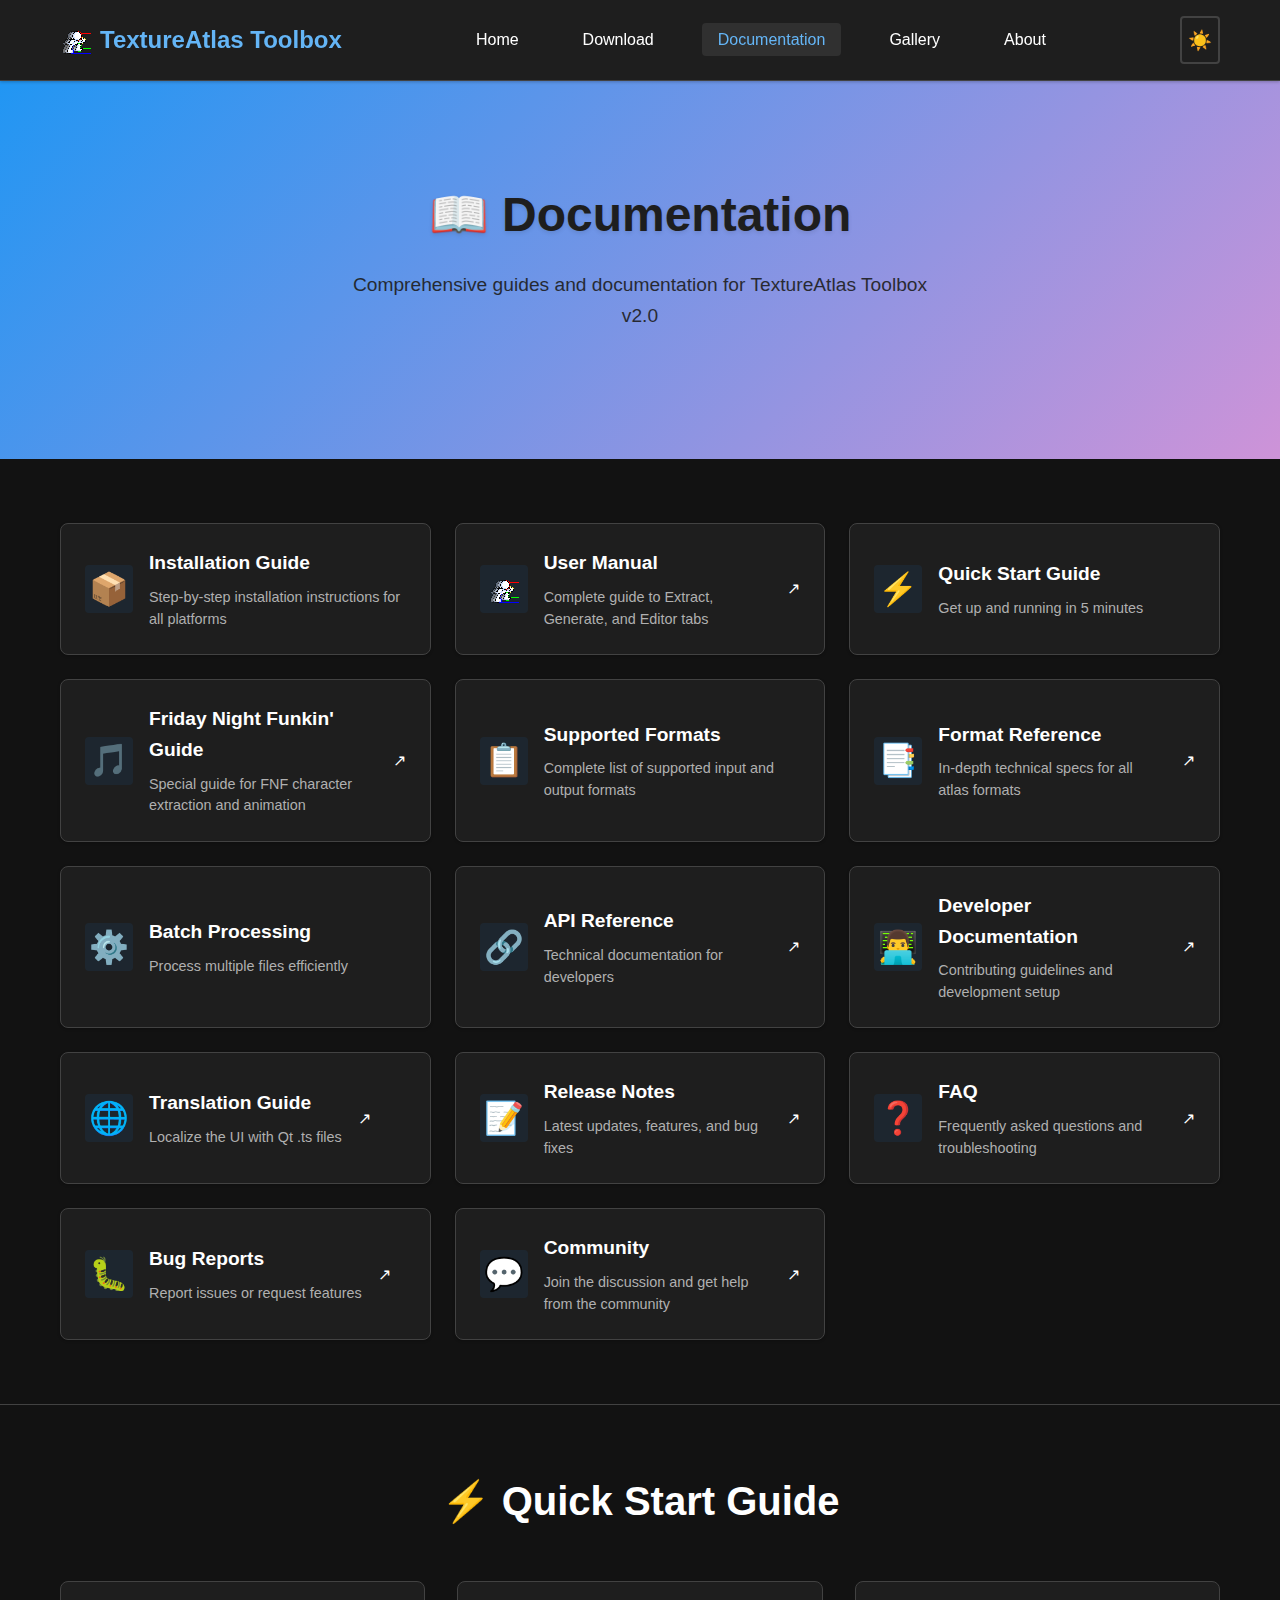
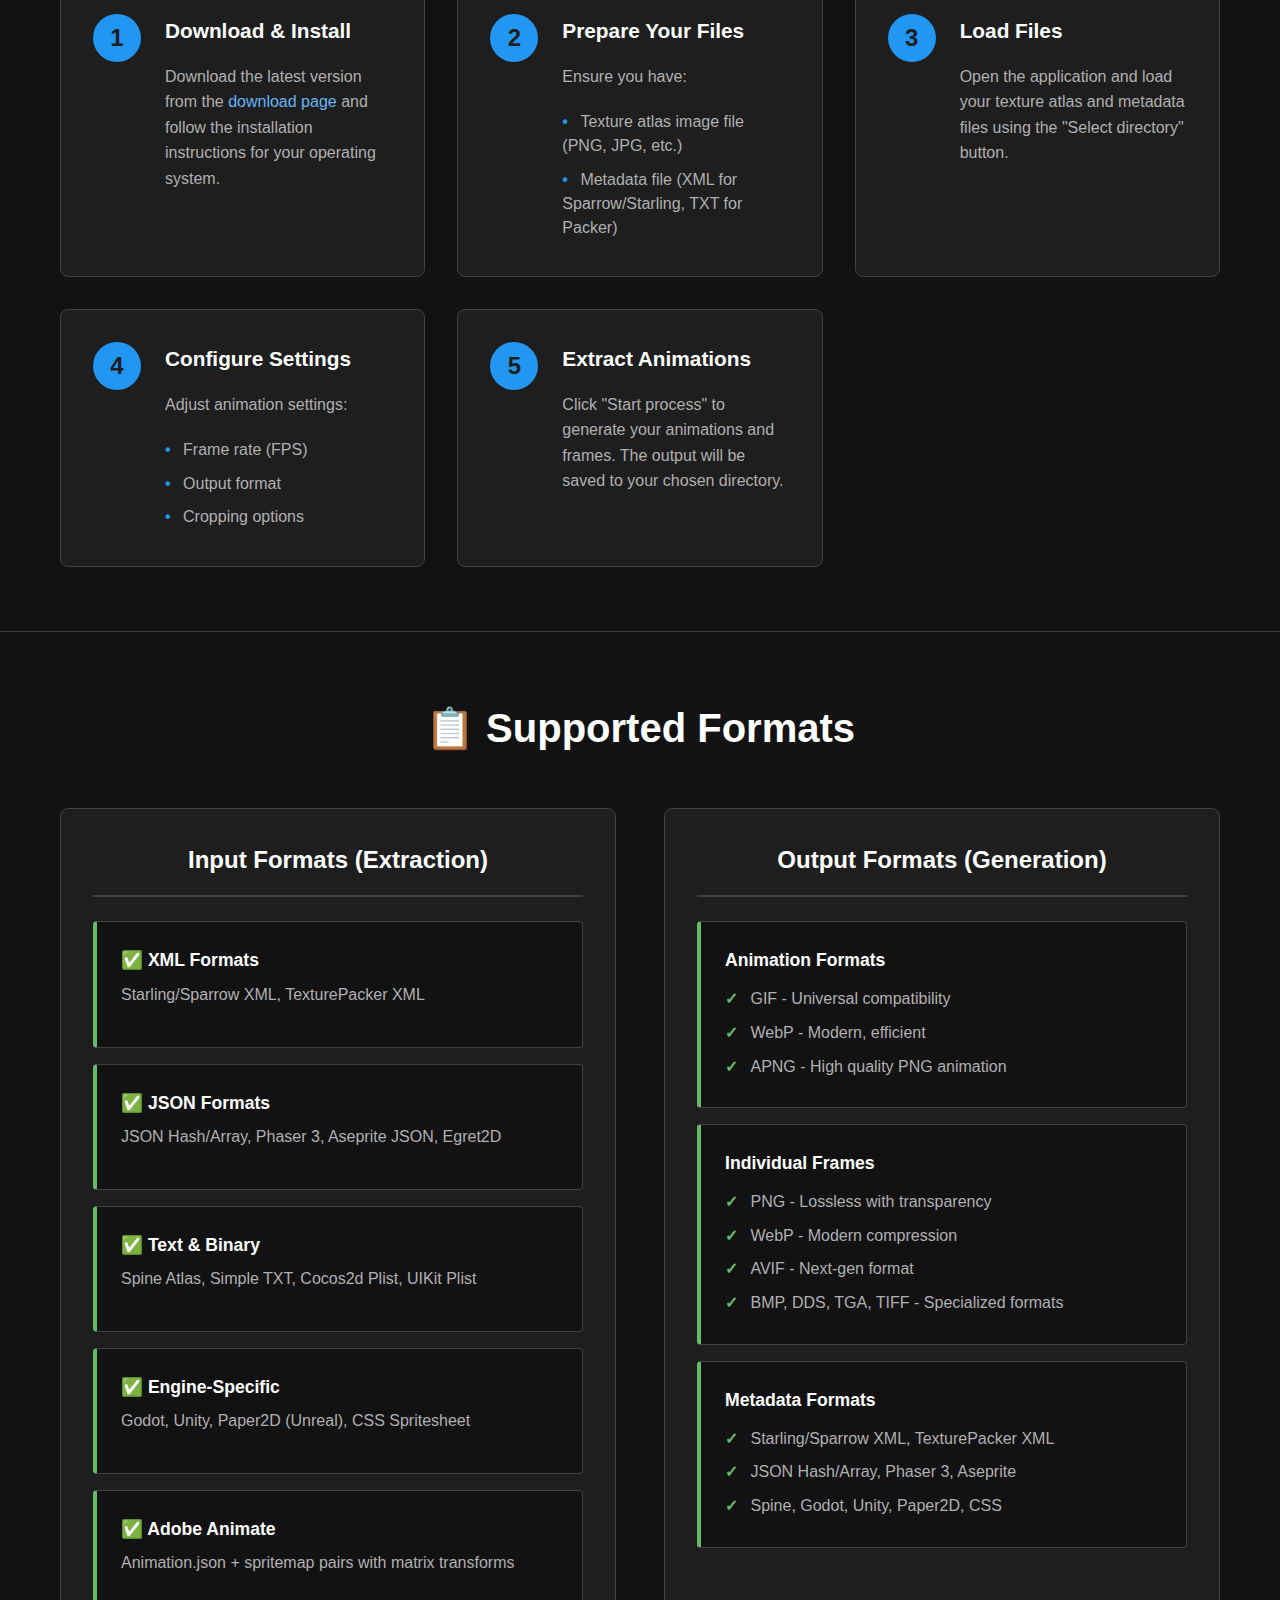
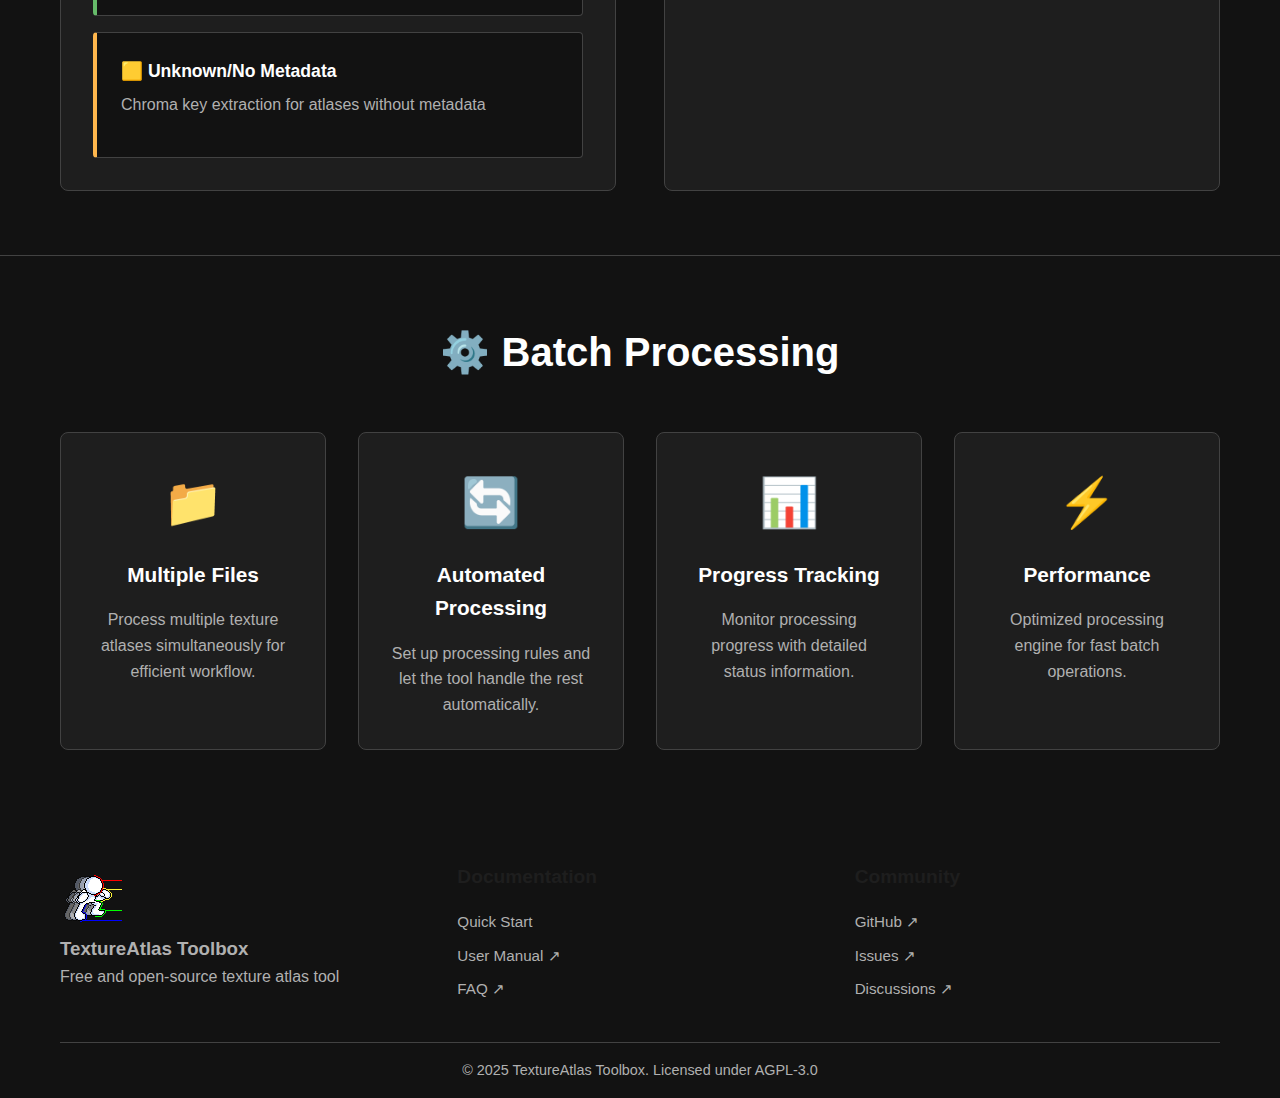
<file: documentation.html>
<!DOCTYPE html>
<html lang="en">
<head>
    <meta charset="UTF-8">
    <meta name="viewport" content="width=device-width, initial-scale=1.0">
    <title>Documentation - TextureAtlas Toolbox</title>
    <meta name="description" content="Complete documentation for TextureAtlas Toolbox - guides, tutorials, and references">
    <meta name="keywords" content="texture atlas, gif, webp, apng, sprite extraction, documentation, guide, tutorial, generator, editor">
    <link rel="stylesheet" href="css/base.css">
    <link rel="stylesheet" href="css/navigation.css">
    <link rel="stylesheet" href="css/footer.css">
    <link rel="stylesheet" href="css/documentation.css">
    <link rel="icon" type="image/svg+xml" href="assets/icons/app.svg">
    <link rel="icon" type="image/x-icon" href="favicon.ico">
</head>
<body>
    <header class="site-header">
        <nav class="navbar">
            <div class="nav-container">
                <div class="nav-logo">
                    <a href="index.html">
                        <img src="assets/icons/app.svg" alt="TextureAtlas Toolbox" class="logo-icon">
                        TextureAtlas Toolbox
                    </a>
                </div>
                <ul class="nav-menu">
                    <li class="nav-item">
                        <a href="index.html" class="nav-link">Home</a>
                    </li>
                    <li class="nav-item">
                        <a href="download.html" class="nav-link">Download</a>
                    </li>
                    <li class="nav-item">
                        <a href="documentation.html" class="nav-link active">Documentation</a>
                    </li>
                    <li class="nav-item">
                        <a href="gallery.html" class="nav-link">Gallery</a>
                    </li>
                    <li class="nav-item">
                        <a href="about.html" class="nav-link">About</a>
                    </li>
                </ul>
                <div class="nav-controls">
                    <!-- Theme toggle will be added here by JavaScript -->
                </div>
                <div class="hamburger">
                    <span class="bar"></span>
                    <span class="bar"></span>
                    <span class="bar"></span>
                </div>
            </div>
        </nav>
    </header>

    <main class="main-content">
        <section class="hero-section">
            <div class="container">
                <h1>📖 Documentation</h1>
                <p class="hero-description">
                    Comprehensive guides and documentation for TextureAtlas Toolbox v2.0
                </p>
            </div>
        </section>

        <section class="documentation-section">
            <div class="container">
                <div class="docs-grid">
                    <a href="installation.html" class="doc-link">
                        <div class="doc-icon">📦</div>
                        <div class="doc-content">
                            <h3>Installation Guide</h3>
                            <p>Step-by-step installation instructions for all platforms</p>
                        </div>
                    </a>
                    
                    <a href="https://github.com/MeguminBOT/TextureAtlas-to-GIF-and-Frames/blob/main/docs/user-manual.md" class="doc-link" target="_blank" rel="noopener noreferrer">
                        <div class="doc-icon">
                            <img src="assets/icons/app.svg" alt="User Manual" class="doc-icon-img">
                        </div>
                        <div class="doc-content">
                            <h3>User Manual</h3>
                            <p>Complete guide to Extract, Generate, and Editor tabs</p>
                        </div>
                    </a>
                    
                    <a href="#quick-start" class="doc-link">
                        <div class="doc-icon">⚡</div>
                        <div class="doc-content">
                            <h3>Quick Start Guide</h3>
                            <p>Get up and running in 5 minutes</p>
                        </div>
                    </a>
                    
                    <a href="https://github.com/MeguminBOT/TextureAtlas-to-GIF-and-Frames/blob/main/docs/fnf-guide.md" class="doc-link" target="_blank" rel="noopener noreferrer">
                        <div class="doc-icon">🎵</div>
                        <div class="doc-content">
                            <h3>Friday Night Funkin' Guide</h3>
                            <p>Special guide for FNF character extraction and animation</p>
                        </div>
                    </a>
                    
                    <a href="#supported-formats" class="doc-link">
                        <div class="doc-icon">📋</div>
                        <div class="doc-content">
                            <h3>Supported Formats</h3>
                            <p>Complete list of supported input and output formats</p>
                        </div>
                    </a>
                    
                    <a href="https://github.com/MeguminBOT/TextureAtlas-to-GIF-and-Frames/blob/main/docs/format-reference.md" class="doc-link" target="_blank" rel="noopener noreferrer">
                        <div class="doc-icon">📑</div>
                        <div class="doc-content">
                            <h3>Format Reference</h3>
                            <p>In-depth technical specs for all atlas formats</p>
                        </div>
                    </a>
                    
                    <a href="#batch-processing" class="doc-link">
                        <div class="doc-icon">⚙️</div>
                        <div class="doc-content">
                            <h3>Batch Processing</h3>
                            <p>Process multiple files efficiently</p>
                        </div>
                    </a>
                    
                    <a href="https://github.com/MeguminBOT/TextureAtlas-to-GIF-and-Frames/blob/main/docs/api-reference.md" class="doc-link" target="_blank" rel="noopener noreferrer">
                        <div class="doc-icon">🔗</div>
                        <div class="doc-content">
                            <h3>API Reference</h3>
                            <p>Technical documentation for developers</p>
                        </div>
                    </a>
                    
                    <a href="https://github.com/MeguminBOT/TextureAtlas-to-GIF-and-Frames/blob/main/docs/developer-docs.md" class="doc-link" target="_blank" rel="noopener noreferrer">
                        <div class="doc-icon">👨‍💻</div>
                        <div class="doc-content">
                            <h3>Developer Documentation</h3>
                            <p>Contributing guidelines and development setup</p>
                        </div>
                    </a>
                    
                    <a href="https://github.com/MeguminBOT/TextureAtlas-to-GIF-and-Frames/blob/main/docs/translation-guide.md" class="doc-link" target="_blank" rel="noopener noreferrer">
                        <div class="doc-icon">🌐</div>
                        <div class="doc-content">
                            <h3>Translation Guide</h3>
                            <p>Localize the UI with Qt .ts files</p>
                        </div>
                    </a>
                    
                    <a href="https://github.com/MeguminBOT/TextureAtlas-to-GIF-and-Frames/blob/main/docs/release-notes.md" class="doc-link" target="_blank" rel="noopener noreferrer">
                        <div class="doc-icon">📝</div>
                        <div class="doc-content">
                            <h3>Release Notes</h3>
                            <p>Latest updates, features, and bug fixes</p>
                        </div>
                    </a>
                    
                    <a href="https://github.com/MeguminBOT/TextureAtlas-to-GIF-and-Frames/blob/main/docs/faq.md" class="doc-link" target="_blank" rel="noopener noreferrer">
                        <div class="doc-icon">❓</div>
                        <div class="doc-content">
                            <h3>FAQ</h3>
                            <p>Frequently asked questions and troubleshooting</p>
                        </div>
                    </a>
                    
                    <a href="https://github.com/MeguminBOT/TextureAtlas-to-GIF-and-Frames/issues" class="doc-link" target="_blank" rel="noopener noreferrer">
                        <div class="doc-icon">🐛</div>
                        <div class="doc-content">
                            <h3>Bug Reports</h3>
                            <p>Report issues or request features</p>
                        </div>
                    </a>
                    
                    <a href="https://github.com/MeguminBOT/TextureAtlas-to-GIF-and-Frames/discussions" class="doc-link" target="_blank" rel="noopener noreferrer">
                        <div class="doc-icon">💬</div>
                        <div class="doc-content">
                            <h3>Community</h3>
                            <p>Join the discussion and get help from the community</p>
                        </div>
                    </a>
                </div>
            </div>
        </section>

        <section id="quick-start" class="content-section">
            <div class="container">
                <h2>⚡ Quick Start Guide</h2>
                <div class="steps-grid">
                    <div class="step-item">
                        <div class="step-number">1</div>
                        <div class="step-content">
                            <h3>Download & Install</h3>
                            <p>Download the latest version from the <a href="download.html">download page</a> and follow the installation instructions for your operating system.</p>
                        </div>
                    </div>
                    
                    <div class="step-item">
                        <div class="step-number">2</div>
                        <div class="step-content">
                            <h3>Prepare Your Files</h3>
                            <p>Ensure you have:</p>
                            <ul>
                                <li>Texture atlas image file (PNG, JPG, etc.)</li>
                                <li>Metadata file (XML for Sparrow/Starling, TXT for Packer)</li>
                            </ul>
                        </div>
                    </div>
                    
                    <div class="step-item">
                        <div class="step-number">3</div>
                        <div class="step-content">
                            <h3>Load Files</h3>
                            <p>Open the application and load your texture atlas and metadata files using the "Select directory" button.</p>
                        </div>
                    </div>
                    
                    <div class="step-item">
                        <div class="step-number">4</div>
                        <div class="step-content">
                            <h3>Configure Settings</h3>
                            <p>Adjust animation settings:</p>
                            <ul>
                                <li>Frame rate (FPS)</li>
                                <li>Output format</li>
                                <li>Cropping options</li>
                            </ul>
                        </div>
                    </div>
                    
                    <div class="step-item">
                        <div class="step-number">5</div>
                        <div class="step-content">
                            <h3>Extract Animations</h3>
                            <p>Click "Start process" to generate your animations and frames. The output will be saved to your chosen directory.</p>
                        </div>
                    </div>
                </div>
            </div>
        </section>

        <section id="supported-formats" class="content-section">
            <div class="container">
                <h2>📋 Supported Formats</h2>
                
                <div class="format-categories">
                    <div class="format-category">
                        <h3>Input Formats (Extraction)</h3>
                        <div class="format-list">
                            <div class="format-item supported">
                                <h4>✅ XML Formats</h4>
                                <p>Starling/Sparrow XML, TexturePacker XML</p>
                            </div>
                            <div class="format-item supported">
                                <h4>✅ JSON Formats</h4>
                                <p>JSON Hash/Array, Phaser 3, Aseprite JSON, Egret2D</p>
                            </div>
                            <div class="format-item supported">
                                <h4>✅ Text & Binary</h4>
                                <p>Spine Atlas, Simple TXT, Cocos2d Plist, UIKit Plist</p>
                            </div>
                            <div class="format-item supported">
                                <h4>✅ Engine-Specific</h4>
                                <p>Godot, Unity, Paper2D (Unreal), CSS Spritesheet</p>
                            </div>
                            <div class="format-item supported">
                                <h4>✅ Adobe Animate</h4>
                                <p>Animation.json + spritemap pairs with matrix transforms</p>
                            </div>
                            <div class="format-item partial">
                                <h4>🟨 Unknown/No Metadata</h4>
                                <p>Chroma key extraction for atlases without metadata</p>
                            </div>
                        </div>
                    </div>
                    
                    <div class="format-category">
                        <h3>Output Formats (Generation)</h3>
                        <div class="format-list">
                            <div class="format-item supported">
                                <h4>Animation Formats</h4>
                                <ul>
                                    <li>GIF - Universal compatibility</li>
                                    <li>WebP - Modern, efficient</li>
                                    <li>APNG - High quality PNG animation</li>
                                </ul>
                            </div>
                            <div class="format-item supported">
                                <h4>Individual Frames</h4>
                                <ul>
                                    <li>PNG - Lossless with transparency</li>
                                    <li>WebP - Modern compression</li>
                                    <li>AVIF - Next-gen format</li>
                                    <li>BMP, DDS, TGA, TIFF - Specialized formats</li>
                                </ul>
                            </div>
                            <div class="format-item supported">
                                <h4>Metadata Formats</h4>
                                <ul>
                                    <li>Starling/Sparrow XML, TexturePacker XML</li>
                                    <li>JSON Hash/Array, Phaser 3, Aseprite</li>
                                    <li>Spine, Godot, Unity, Paper2D, CSS</li>
                                </ul>
                            </div>
                        </div>
                    </div>
                </div>
            </div>
        </section>

        <section id="batch-processing" class="content-section">
            <div class="container">
                <h2>⚙️ Batch Processing</h2>
                <div class="feature-grid">
                    <div class="feature-card">
                        <div class="feature-icon">📁</div>
                        <h3>Multiple Files</h3>
                        <p>Process multiple texture atlases simultaneously for efficient workflow.</p>
                    </div>
                    
                    <div class="feature-card">
                        <div class="feature-icon">🔄</div>
                        <h3>Automated Processing</h3>
                        <p>Set up processing rules and let the tool handle the rest automatically.</p>
                    </div>
                    
                    <div class="feature-card">
                        <div class="feature-icon">📊</div>
                        <h3>Progress Tracking</h3>
                        <p>Monitor processing progress with detailed status information.</p>
                    </div>
                    
                    <div class="feature-card">
                        <div class="feature-icon">⚡</div>
                        <h3>Performance</h3>
                        <p>Optimized processing engine for fast batch operations.</p>
                    </div>
                </div>
            </div>
        </section>
    </main>

    <footer class="site-footer">
        <div class="container">
            <div class="footer-content">
                <div class="footer-section">
                    <div class="footer-logo">
                        <img src="assets/icons/app.svg" alt="TextureAtlas Toolbox" class="footer-logo-icon">
                        <div>
                            <h3>TextureAtlas Toolbox</h3>
                            <p>Free and open-source texture atlas tool</p>
                        </div>
                    </div>
                </div>
                
                <div class="footer-section">
                    <h4>Documentation</h4>
                    <ul>
                        <li><a href="#quick-start">Quick Start</a></li>
                        <li><a href="https://github.com/MeguminBOT/TextureAtlas-to-GIF-and-Frames/blob/main/docs/user-manual.md" target="_blank">User Manual</a></li>
                        <li><a href="https://github.com/MeguminBOT/TextureAtlas-to-GIF-and-Frames/blob/main/docs/faq.md" target="_blank">FAQ</a></li>
                    </ul>
                </div>
                
                <div class="footer-section">
                    <h4>Community</h4>
                    <ul>
                        <li><a href="https://github.com/MeguminBOT/TextureAtlas-to-GIF-and-Frames" target="_blank">GitHub</a></li>
                        <li><a href="https://github.com/MeguminBOT/TextureAtlas-to-GIF-and-Frames/issues" target="_blank">Issues</a></li>
                        <li><a href="https://github.com/MeguminBOT/TextureAtlas-to-GIF-and-Frames/discussions" target="_blank">Discussions</a></li>
                    </ul>
                </div>
            </div>
            
            <div class="footer-bottom">
                <p>&copy; 2025 TextureAtlas Toolbox. Licensed under AGPL-3.0</p>
            </div>
        </div>
    </footer>

    <script src="js/script.js"></script>
</body>
</html>
</file>
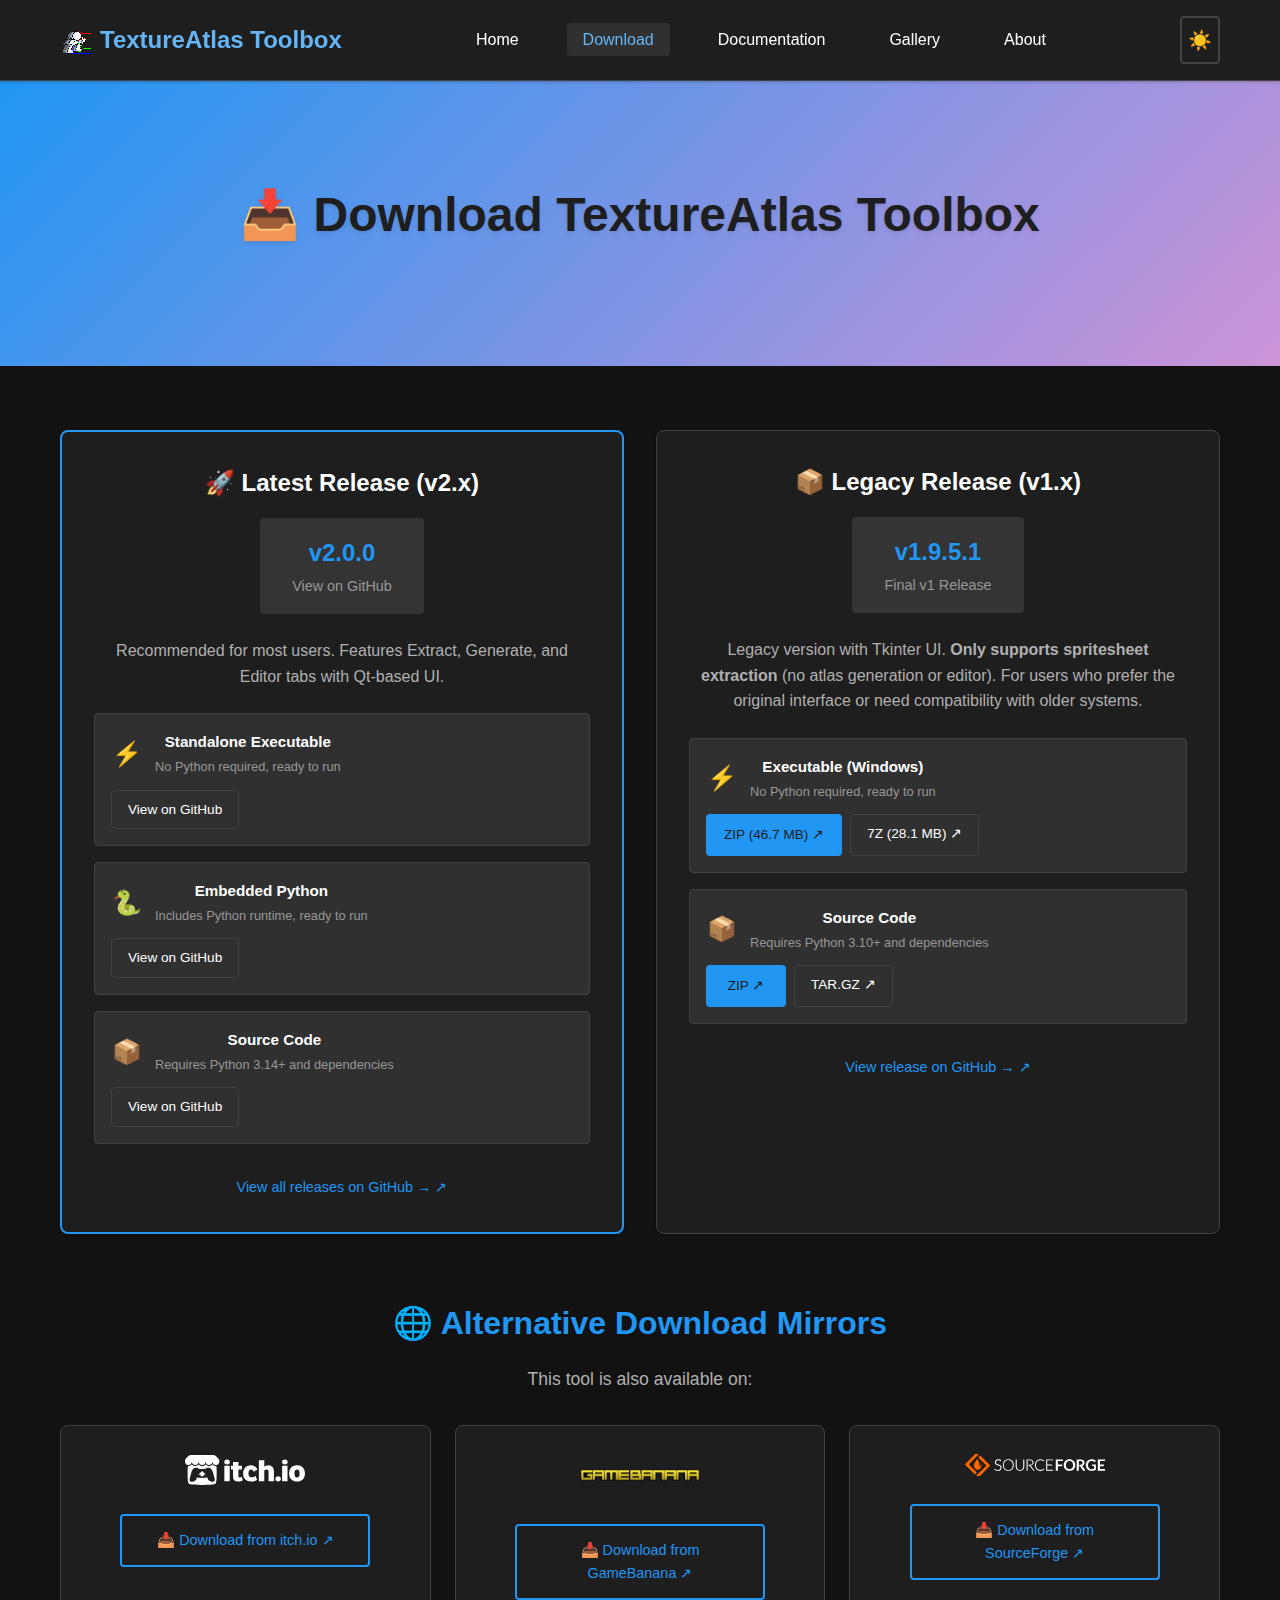
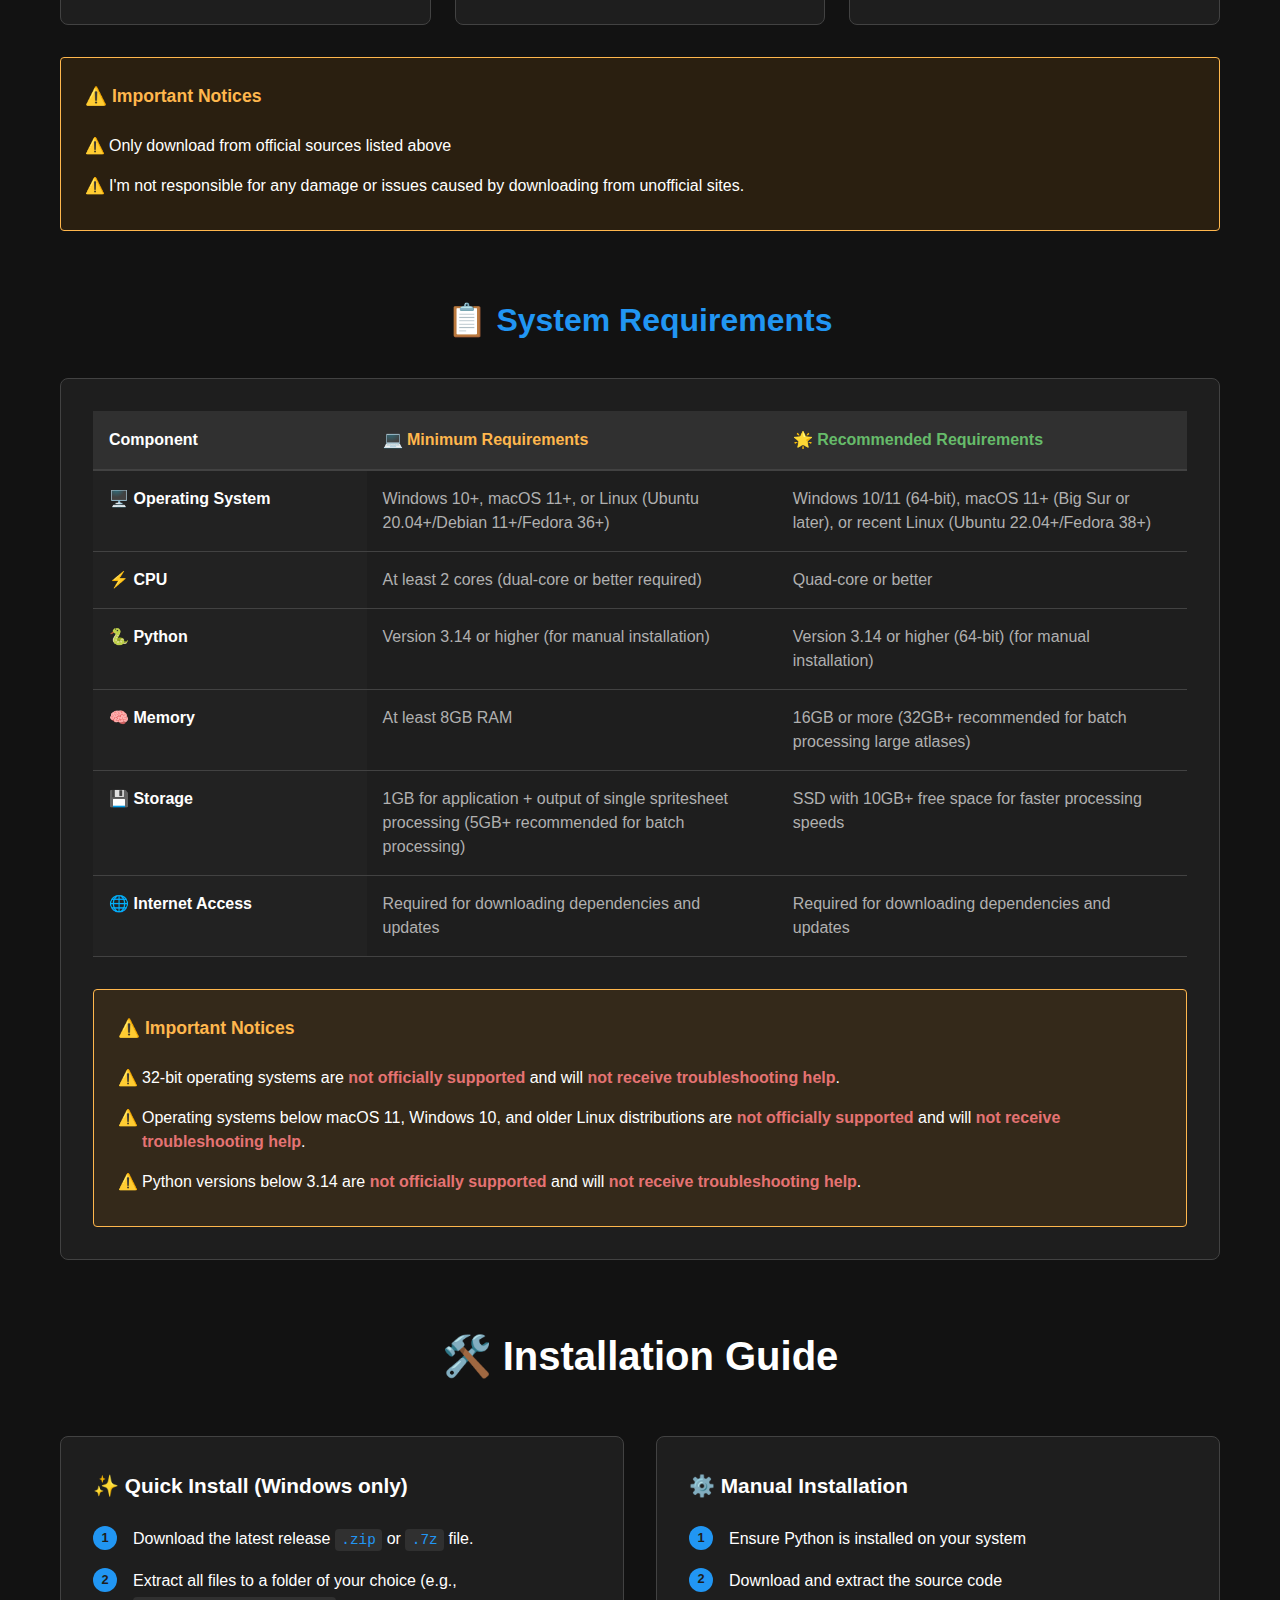
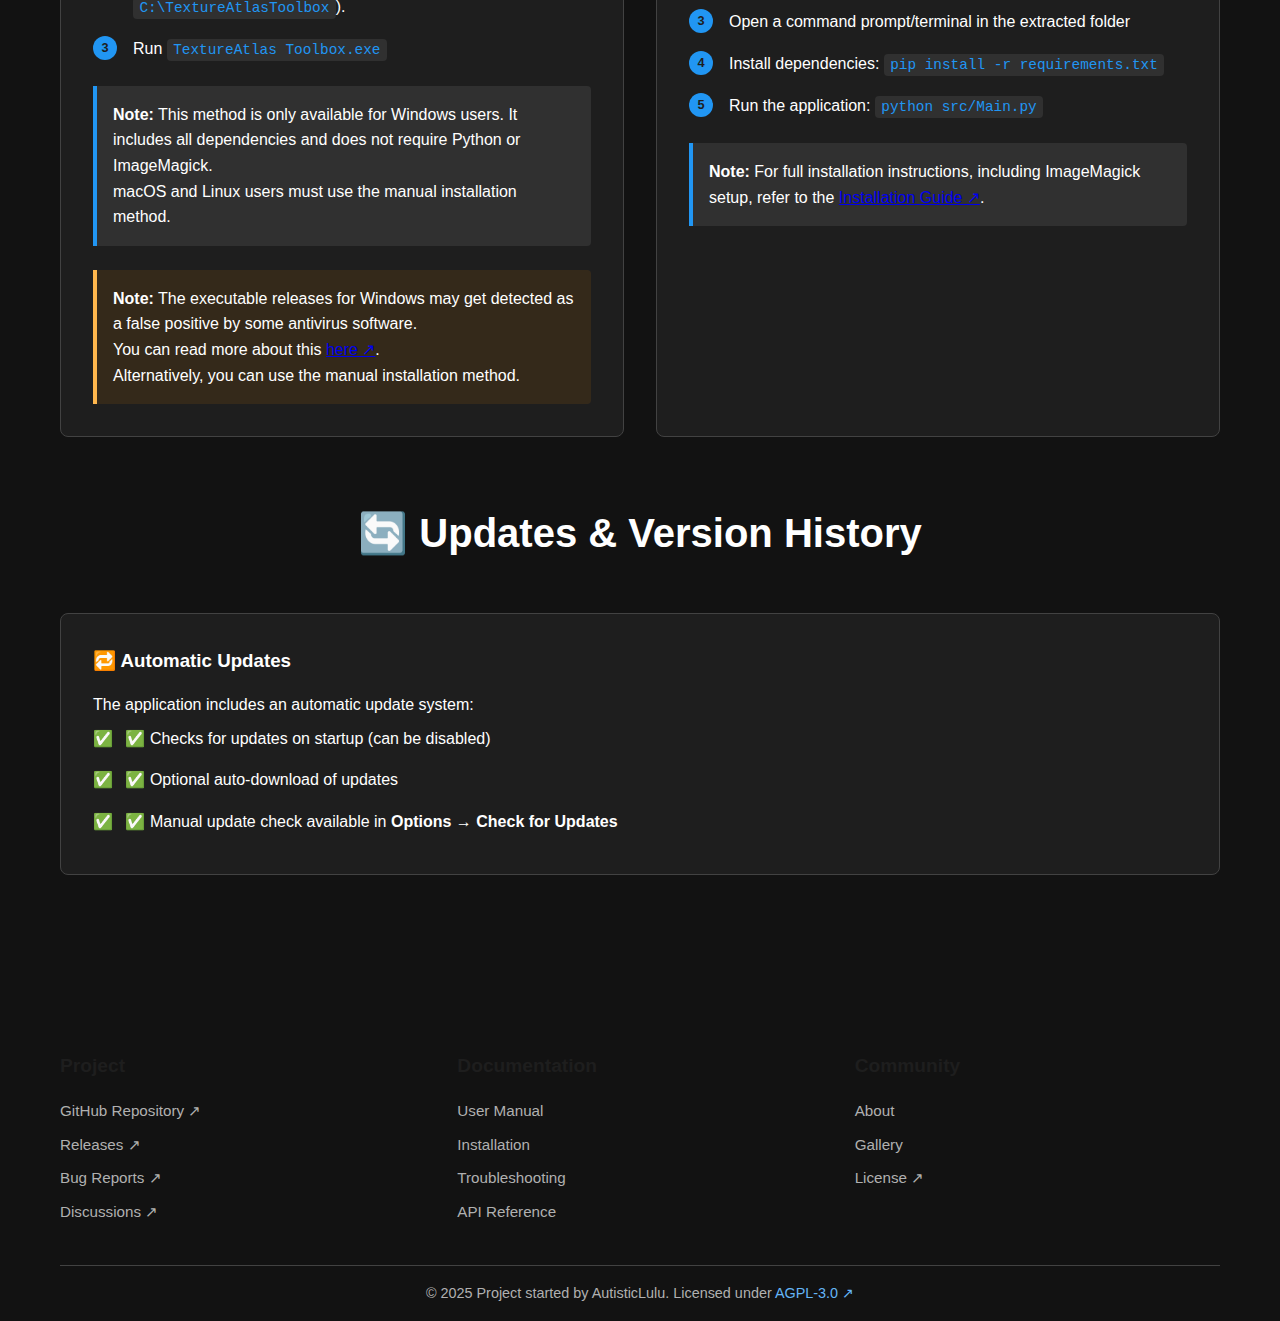
<file: download.html>
<!DOCTYPE html>
<html lang="en">
<head>
    <meta charset="UTF-8">
    <meta name="viewport" content="width=device-width, initial-scale=1.0">
    <title>Download - TextureAtlas Toolbox</title>
    <meta name="description" content="Download TextureAtlas Toolbox - Free and open-source texture atlas tool for extraction, generation, and editing">
    <link rel="stylesheet" href="css/base.css">
    <link rel="stylesheet" href="css/navigation.css">
    <link rel="stylesheet" href="css/footer.css">
    <link rel="stylesheet" href="css/download.css">
    <link rel="icon" type="image/svg+xml" href="assets/icons/app.svg">
    <link rel="icon" type="image/x-icon" href="favicon.ico">
</head>
<body>
    <header class="site-header">
        <nav class="navbar">
            <div class="nav-container">
                <div class="nav-logo">
                    <a href="index.html">
                        <img src="assets/icons/app.svg" alt="TextureAtlas Toolbox" class="logo-icon">
                        TextureAtlas Toolbox
                    </a>
                </div>
                <ul class="nav-menu">
                    <li class="nav-item">
                        <a href="index.html" class="nav-link">Home</a>
                    </li>
                    <li class="nav-item">
                        <a href="download.html" class="nav-link active">Download</a>
                    </li>
                    <li class="nav-item">
                        <a href="documentation.html" class="nav-link">Documentation</a>
                    </li>
                    <li class="nav-item">
                        <a href="gallery.html" class="nav-link">Gallery</a>
                    </li>
                    <li class="nav-item">
                        <a href="about.html" class="nav-link">About</a>
                    </li>
                </ul>
                <div class="nav-controls">
                    <!-- Theme toggle will be added here by JavaScript -->
                </div>
                <div class="hamburger">
                    <span class="bar"></span>
                    <span class="bar"></span>
                    <span class="bar"></span>
                </div>
            </div>
        </nav>
    </header>

    <main class="main-content">
        <section class="hero-section">
            <div class="container">
                <h1>📥 Download TextureAtlas Toolbox</h1>
            </div>
        </section>

        <section class="download-section">
            <div class="container">
                <div class="download-options" style="display: grid; grid-template-columns: repeat(auto-fit, minmax(300px, 1fr)); gap: 2rem;">
                    <div class="download-card primary" id="v2-card">
                        <h3>🚀 Latest Release (v2.x)</h3>
                        <div class="version-info">
                            <span class="version" id="v2-version">Loading...</span>
                            <span class="release-date" id="v2-date">Fetching latest...</span>
                        </div>
                        <p>Recommended for most users. Features Extract, Generate, and Editor tabs with Qt-based UI.</p>
                        
                        <div class="download-options-container" id="v2-assets">
                            <!-- Executable Package -->
                            <div class="download-group">
                                <div class="download-group-header">
                                    <span class="group-icon">⚡</span>
                                    <div class="group-info">
                                        <span class="group-title">Standalone Executable</span>
                                        <span class="group-desc">No Python required, ready to run</span>
                                    </div>
                                </div>
                                <div class="download-group-buttons" id="v2-exe-buttons">
                                    <span class="loading-placeholder">Loading...</span>
                                </div>
                            </div>
                            
                            <!-- Embedded Python Package -->
                            <div class="download-group">
                                <div class="download-group-header">
                                    <span class="group-icon">🐍</span>
                                    <div class="group-info">
                                        <span class="group-title">Embedded Python</span>
                                        <span class="group-desc">Includes Python runtime, ready to run</span>
                                    </div>
                                </div>
                                <div class="download-group-buttons" id="v2-embedded-buttons">
                                    <span class="loading-placeholder">Loading...</span>
                                </div>
                            </div>
                            
                            <!-- Source Code -->
                            <div class="download-group">
                                <div class="download-group-header">
                                    <span class="group-icon">📦</span>
                                    <div class="group-info">
                                        <span class="group-title">Source Code</span>
                                        <span class="group-desc">Requires Python 3.14+ and dependencies</span>
                                    </div>
                                </div>
                                <div class="download-group-buttons" id="v2-source-buttons">
                                    <span class="loading-placeholder">Loading...</span>
                                </div>
                            </div>
                        </div>
                        
                        <a id="v2-releases-link" href="https://github.com/MeguminBOT/TextureAtlas-Toolbox/releases" class="releases-link">
                            View all releases on GitHub →
                        </a>
                    </div>
                    
                    <div class="download-card" id="v1-card">
                        <h3>📦 Legacy Release (v1.x)</h3>
                        <div class="version-info">
                            <span class="version" id="v1-version">Loading...</span>
                            <span class="release-date" id="v1-date">Final v1 Release</span>
                        </div>
                        <p>Legacy version with Tkinter UI. <strong>Only supports spritesheet extraction</strong> (no atlas generation or editor). For users who prefer the original interface or need compatibility with older systems.</p>
                        
                        <div class="download-options-container">
                            <!-- Executable Package -->
                            <div class="download-group">
                                <div class="download-group-header">
                                    <span class="group-icon">⚡</span>
                                    <div class="group-info">
                                        <span class="group-title">Executable (Windows)</span>
                                        <span class="group-desc">No Python required, ready to run</span>
                                    </div>
                                </div>
                                <div class="download-group-buttons" id="v1-exe-buttons">
                                    <a href="https://github.com/MeguminBOT/TextureAtlas-Toolbox/releases/download/v1.9.5.1/TextureAtlas.to.GIF.and.Frames.v1.9.5.1.zip" class="btn btn-primary">ZIP (46.7 MB)</a>
                                    <a href="https://github.com/MeguminBOT/TextureAtlas-Toolbox/releases/download/v1.9.5.1/TextureAtlas.to.GIF.and.Frames.v1.9.5.1.7z" class="btn btn-outline">7Z (28.1 MB)</a>
                                </div>
                            </div>
                            
                            <!-- Source Code -->
                            <div class="download-group">
                                <div class="download-group-header">
                                    <span class="group-icon">📦</span>
                                    <div class="group-info">
                                        <span class="group-title">Source Code</span>
                                        <span class="group-desc">Requires Python 3.10+ and dependencies</span>
                                    </div>
                                </div>
                                <div class="download-group-buttons" id="v1-source-buttons">
                                    <a href="https://github.com/MeguminBOT/TextureAtlas-Toolbox/archive/refs/tags/v1.9.5.1.zip" class="btn btn-primary">ZIP</a>
                                    <a href="https://github.com/MeguminBOT/TextureAtlas-Toolbox/archive/refs/tags/v1.9.5.1.tar.gz" class="btn btn-outline">TAR.GZ</a>
                                </div>
                            </div>
                        </div>
                        
                        <a href="https://github.com/MeguminBOT/TextureAtlas-Toolbox/releases/tag/v1.9.5.1" class="releases-link">
                            View release on GitHub →
                        </a>
                    </div>
                </div>

                <div class="mirrors-section">
                    <h2>🌐 Alternative Download Mirrors</h2>
                    <p class="mirrors-description">This tool is also available on:</p>
                    
                    <div class="mirrors-grid">
                        <div class="mirror-card">
                            <div class="mirror-header">
                                <img src="assets/third-party/itchio-icon.svg" alt="itch.io" class="mirror-icon">
                            </div>
                            <a href="https://autisticlulu.itch.io/textureatlas-to-gif-and-frames" class="btn btn-secondary">
                                📥 Download from itch.io
                            </a>
                        </div>

                        <div class="mirror-card">
                            <div class="mirror-header">
                                <img src="assets/third-party/gamebanana-icon.png" alt="GameBanana" class="mirror-icon">
                            </div>
                            <a href="https://gamebanana.com/tools/16621" class="btn btn-secondary">
                                📥 Download from GameBanana
                            </a>
                        </div>

                        <div class="mirror-card">
                            <div class="mirror-header">
                                <img src="assets/third-party/sourceforge-icon.svg" alt="SourceForge" class="mirror-icon">
                            </div>
                            <a href="https://sourceforge.net/projects/textureatlas-to-gif-and-frames/" class="btn btn-secondary">
                                📥 Download from SourceForge
                            </a>
                        </div>
                    </div>
                    <div class="important-notices">
                        <h4>⚠️ Important Notices</h4>
                        <ul>
                            <li>Only download from official sources listed above</li>
                            <li>I'm not responsible for any damage or issues caused by downloading from unofficial sites.</li>
                        </ul>
                    </div>
                </div>
                <div class="requirements-section">
                    <h2>📋 System Requirements</h2>
                    
                    <div class="requirements-container">
                        <table class="requirements-table">
                            <thead>
                                <tr>
                                    <th>Component</th>
                                    <th>💻 Minimum Requirements</th>
                                    <th>🌟 Recommended Requirements</th>
                                </tr>
                            </thead>
                            <tbody>
                                <tr>
                                    <td>🖥️ Operating System</td>
                                    <td>Windows 10+, macOS 11+, or Linux (Ubuntu 20.04+/Debian 11+/Fedora 36+)</td>
                                    <td>Windows 10/11 (64-bit), macOS 11+ (Big Sur or later), or recent Linux (Ubuntu 22.04+/Fedora 38+)</td>
                                </tr>
                                <tr>
                                    <td>⚡ CPU</td>
                                    <td>At least 2 cores (dual-core or better required)</td>
                                    <td>Quad-core or better</td>
                                </tr>
                                <tr>
                                    <td>🐍 Python</td>
                                    <td>Version 3.14 or higher (for manual installation)</td>
                                    <td>Version 3.14 or higher (64-bit) (for manual installation)</td>
                                </tr>
                                <tr>
                                    <td>🧠 Memory</td>
                                    <td>At least 8GB RAM</td>
                                    <td>16GB or more (32GB+ recommended for batch processing large atlases)</td>
                                </tr>
                                <tr>
                                    <td>💾 Storage</td>
                                    <td>1GB for application + output of single spritesheet processing (5GB+ recommended for batch processing)</td>
                                    <td>SSD with 10GB+ free space for faster processing speeds</td>
                                </tr>
                                <tr>
                                    <td>🌐 Internet Access</td>
                                    <td>Required for downloading dependencies and updates</td>
                                    <td>Required for downloading dependencies and updates</td>
                                </tr>
                            </tbody>
                        </table>
                        
                        <div class="important-notices">
                            <h4>⚠️ Important Notices</h4>
                            <ul>
                                <li>32-bit operating systems are <strong>not officially supported</strong> and will <strong>not receive troubleshooting help</strong>.</li>
                                <li>Operating systems below macOS 11, Windows 10, and older Linux distributions are <strong>not officially supported</strong> and will <strong>not receive troubleshooting help</strong>.</li>
                                <li>Python versions below 3.14 are <strong>not officially supported</strong> and will <strong>not receive troubleshooting help</strong>.</li>
                            </ul>
                        </div>
                    </div>
                </div>

                <div class="installation-section">
                    <h2>🛠️ Installation Guide</h2>
                    
                    <div class="installation-methods">
                        <div class="method-card">
                            <h3>✨ Quick Install (Windows only)</h3>
                            <ol class="install-steps">
                                <li>Download the latest release <code>.zip</code> or <code>.7z</code> file.</li>
                                <li>Extract all files to a folder of your choice (e.g., <code>C:\TextureAtlasToolbox</code>).</li>
                                <li>Run <code>TextureAtlas Toolbox.exe</code></li>
                            </ol>
                            <div class="note">
                                <strong>Note:</strong> This method is only available for Windows users. It includes all dependencies and does not require Python or ImageMagick.
                                <br>macOS and Linux users must use the manual installation method.
                            </div>
                            <div class="note warning">
                                <strong>Note:</strong> The executable releases for Windows may get detected as a false positive by some antivirus software.
                                <br>You can read more about this <a href="https://github.com/MeguminBOT/TextureAtlas-to-GIF-and-Frames/issues/20" target="_blank">here</a>.
                                <br>Alternatively, you can use the manual installation method.
                            </div>
                        </div>

                        <div class="method-card">
                            <h3>⚙️ Manual Installation</h3>
                            <ol class="install-steps">
                                <li>Ensure Python is installed on your system</li>
                                <li>Download and extract the source code</li>
                                <li>Open a command prompt/terminal in the extracted folder</li>
                                <li>Install dependencies: <code>pip install -r requirements.txt</code></li>
                                <li>Run the application: <code>python src/Main.py</code></li>
                            </ol>
                            <div class="note">
                                <strong>Note:</strong> For full installation instructions, including ImageMagick setup, refer to the <a href="https://github.com/MeguminBOT/TextureAtlas-to-GIF-and-Frames/blob/main/docs/installation-guide.md#manual-installation">Installation Guide</a>.
                            </div>
                        </div>
                    </div>
                </div>

                <div class="updates-section">
                    <h2>🔄 Updates & Version History</h2>
                    
                    <div class="update-info">
                        <h3>🔁 Automatic Updates</h3>
                        <p>The application includes an automatic update system:</p>
                        <ul>
                            <li>✅ Checks for updates on startup (can be disabled)</li>
                            <li>✅ Optional auto-download of updates</li>
                            <li>✅ Manual update check available in <strong>Options → Check for Updates</strong></li>
                        </ul>
                    </div>
                </div>
            </div>
        </section>
    </main>

    <footer class="site-footer">
        <div class="container">
            <div class="footer-content">
                <div class="footer-section">
                    <h4>Project</h4>
                    <ul>
                        <li><a href="https://github.com/MeguminBOT/TextureAtlas-to-GIF-and-Frames">GitHub Repository</a></li>
                        <li><a href="https://github.com/MeguminBOT/TextureAtlas-to-GIF-and-Frames/releases">Releases</a></li>
                        <li><a href="https://github.com/MeguminBOT/TextureAtlas-to-GIF-and-Frames/issues">Bug Reports</a></li>
                        <li><a href="https://github.com/MeguminBOT/TextureAtlas-to-GIF-and-Frames/discussions">Discussions</a></li>
                    </ul>
                </div>
                <div class="footer-section">
                    <h4>Documentation</h4>
                    <ul>
                        <li><a href="documentation.html">User Manual</a></li>
                        <li><a href="documentation.html#installation">Installation</a></li>
                        <li><a href="documentation.html#troubleshooting">Troubleshooting</a></li>
                        <li><a href="documentation.html#api">API Reference</a></li>
                    </ul>
                </div>
                <div class="footer-section">
                    <h4>Community</h4>
                    <ul>
                        <li><a href="about.html">About</a></li>
                        <li><a href="gallery.html">Gallery</a></li>
                        <li><a href="https://github.com/MeguminBOT/TextureAtlas-to-GIF-and-Frames/blob/main/LICENSE">License</a></li>
                    </ul>
                </div>
            </div>
            <div class="footer-bottom">
                <p>&copy; 2025 Project started by AutisticLulu. Licensed under <a href="https://github.com/MeguminBOT/TextureAtlas-to-GIF-and-Frames/blob/main/LICENSE">AGPL-3.0</a></p>
            </div>
        </div>
    </footer>

    <script src="js/script.js"></script>
    <script>
        // GitHub Release API Configuration (mirrors version.py)
        const REPO_V2 = {
            owner: 'MeguminBOT',
            name: 'TextureAtlas-Toolbox',
            get latestUrl() { return `https://api.github.com/repos/${this.owner}/${this.name}/releases/latest`; }
        };
        
        const REPO_V1 = {
            owner: 'MeguminBOT',
            name: 'TextureAtlas-to-GIF-and-Frames',
            tag: 'v1.9.5.1',
            get releaseUrl() { return `https://api.github.com/repos/${this.owner}/${this.name}/releases/tags/${this.tag}`; }
        };

        // Asset naming pattern for v2.0.0+:
        // <AppName>-<OS>-<Arch>-<PackageType>-<Version>.<ext>
        // Examples:
        //   TextureAtlasToolbox-win-x64-exe-v2.0.0.zip
        //   TextureAtlasToolbox-win-x64-embedded-python-v2.0.0.7z
        //   TextureAtlasToolbox-src-zip-v2.0.0.zip
        
        // Parse asset name to extract package type and format
        function parseAssetName(assetName) {
            const name = assetName.toLowerCase();
            
            // Source code patterns - check for -src- anywhere in name
            if (name.includes('-src-') || name.includes('source')) {
                if (name.endsWith('.tar.gz')) {
                    return { type: 'source', format: 'tar.gz', os: 'any' };
                }
                if (name.endsWith('.zip')) {
                    return { type: 'source', format: 'zip', os: 'any' };
                }
            }
            
            // Embedded Python patterns
            if (name.includes('-embedded-python-')) {
                const format = name.endsWith('.7z') ? '7z' : 'zip';
                const os = name.includes('-win-') ? 'windows' : name.includes('-linux-') ? 'linux' : name.includes('-mac-') ? 'macos' : 'windows';
                return { type: 'embedded', format, os };
            }
            
            // Executable patterns
            if (name.includes('-exe-')) {
                const format = name.endsWith('.7z') ? '7z' : 'zip';
                const os = name.includes('-win-') ? 'windows' : name.includes('-linux-') ? 'linux' : name.includes('-mac-') ? 'macos' : 'windows';
                return { type: 'exe', format, os };
            }
            
            // Fallback for generic Windows packages (not source)
            if ((name.endsWith('.zip') || name.endsWith('.7z')) && !name.includes('src') && !name.includes('source')) {
                const format = name.endsWith('.7z') ? '7z' : 'zip';
                return { type: 'exe', format, os: 'windows' };
            }
            
            return null;
        }

        // Create download button HTML
        function createDownloadButton(asset, isPrimary = false) {
            // Use pre-parsed data if available, otherwise parse the asset name
            const parsed = asset.parsed || parseAssetName(asset.name);
            if (!parsed) return '';
            
            const formatLabel = parsed.format.toUpperCase();
            const sizeLabel = asset.size ? ` (${formatFileSize(asset.size)})` : '';
            const btnClass = isPrimary ? 'btn btn-primary' : 'btn btn-outline';
            
            return `<a href="${asset.browser_download_url}" class="${btnClass}" title="${asset.name}">
                ${formatLabel}${sizeLabel}
            </a>`;
        }
        
        // Format file size
        function formatFileSize(bytes) {
            if (bytes < 1024) return bytes + ' B';
            if (bytes < 1024 * 1024) return (bytes / 1024).toFixed(1) + ' KB';
            return (bytes / (1024 * 1024)).toFixed(1) + ' MB';
        }

        // Format date to readable string
        function formatDate(dateString) {
            const date = new Date(dateString);
            return date.toLocaleDateString('en-US', { year: 'numeric', month: 'short', day: 'numeric' });
        }

        // Categorize assets by type
        function categorizeAssets(assets) {
            const categories = {
                exe: [],
                embedded: [],
                source: []
            };
            
            assets.forEach(asset => {
                const parsed = parseAssetName(asset.name);
                if (parsed && categories[parsed.type]) {
                    categories[parsed.type].push({ ...asset, parsed });
                }
            });
            
            return categories;
        }
        
        // Render download buttons for a category
        function renderCategoryButtons(assets, containerId, fallbackUrl = null) {
            const container = document.getElementById(containerId);
            if (!container) return;
            
            if (assets.length === 0) {
                container.innerHTML = '<span class="btn btn-disabled">Coming soon..</span>';
                return;
            }
            
            // Sort: zip first, then 7z
            assets.sort((a, b) => {
                if (a.parsed.format === 'zip' && b.parsed.format !== 'zip') return -1;
                if (a.parsed.format !== 'zip' && b.parsed.format === 'zip') return 1;
                return 0;
            });
            
            const buttons = assets.map((asset, i) => createDownloadButton(asset, i === 0)).join('');
            container.innerHTML = buttons;
        }

        // Fetch and update v2.x release info
        async function fetchV2Release() {
            try {
                const response = await fetch(REPO_V2.latestUrl);
                if (!response.ok) throw new Error('API request failed');
                
                const release = await response.json();
                const version = release.tag_name;
                const date = formatDate(release.published_at);
                
                document.getElementById('v2-version').textContent = version;
                document.getElementById('v2-date').textContent = date;
                
                // Categorize and render assets
                const categories = categorizeAssets(release.assets);
                
                renderCategoryButtons(categories.exe, 'v2-exe-buttons', release.html_url);
                renderCategoryButtons(categories.embedded, 'v2-embedded-buttons', release.html_url);
                
                // Always use GitHub's auto-generated source archives for reliability
                const sourceAssets = [
                    { 
                        name: 'source-zip', 
                        browser_download_url: release.zipball_url,
                        size: null,
                        parsed: { type: 'source', format: 'zip', os: 'any' }
                    },
                    { 
                        name: 'source-tar.gz', 
                        browser_download_url: release.tarball_url,
                        size: null,
                        parsed: { type: 'source', format: 'tar.gz', os: 'any' }
                    }
                ];
                renderCategoryButtons(sourceAssets, 'v2-source-buttons');
                
            } catch (error) {
                console.warn('Failed to fetch v2 release info:', error);
                // Show fallback info if API fails
                document.getElementById('v2-version').textContent = 'v2.0.0';
                document.getElementById('v2-date').textContent = 'View on GitHub';
                
                const fallbackHtml = '<a href="https://github.com/MeguminBOT/TextureAtlas-Toolbox/releases/latest" class="btn btn-outline">View on GitHub</a>';
                ['v2-exe-buttons', 'v2-embedded-buttons', 'v2-source-buttons'].forEach(id => {
                    const container = document.getElementById(id);
                    if (container) {
                        container.innerHTML = fallbackHtml;
                    }
                });
            }
        }

        // Fetch and update v1.x release info
        async function fetchV1Release() {
            try {
                const response = await fetch(REPO_V1.releaseUrl);
                if (!response.ok) throw new Error('API request failed');
                
                const release = await response.json();
                const version = release.tag_name;
                const date = formatDate(release.published_at);
                
                document.getElementById('v1-version').textContent = version;
                document.getElementById('v1-date').textContent = `Released ${date}`;
                
                // Find Windows asset for v1 (simpler logic)
                const windowsAsset = release.assets.find(asset => 
                    asset.name.toLowerCase().includes('win') || 
                    asset.name.endsWith('.zip') || 
                    asset.name.endsWith('.7z')
                );
                
                if (windowsAsset) {
                    document.getElementById('v1-download').href = windowsAsset.browser_download_url;
                    document.getElementById('v1-download').textContent = `💾 Download ${version} for Windows 64-bit`;
                } else {
                    document.getElementById('v1-download').href = release.html_url;
                }
            } catch (error) {
                console.warn('Failed to fetch v1 release info:', error);
                document.getElementById('v1-version').textContent = 'v1.9.5.1';
                document.getElementById('v1-date').textContent = 'Final v1 Release';
            }
        }

        // Fetch both releases on page load
        document.addEventListener('DOMContentLoaded', () => {
            fetchV2Release();
            fetchV1Release();
        });
    </script>
</body>
</html>
</file>
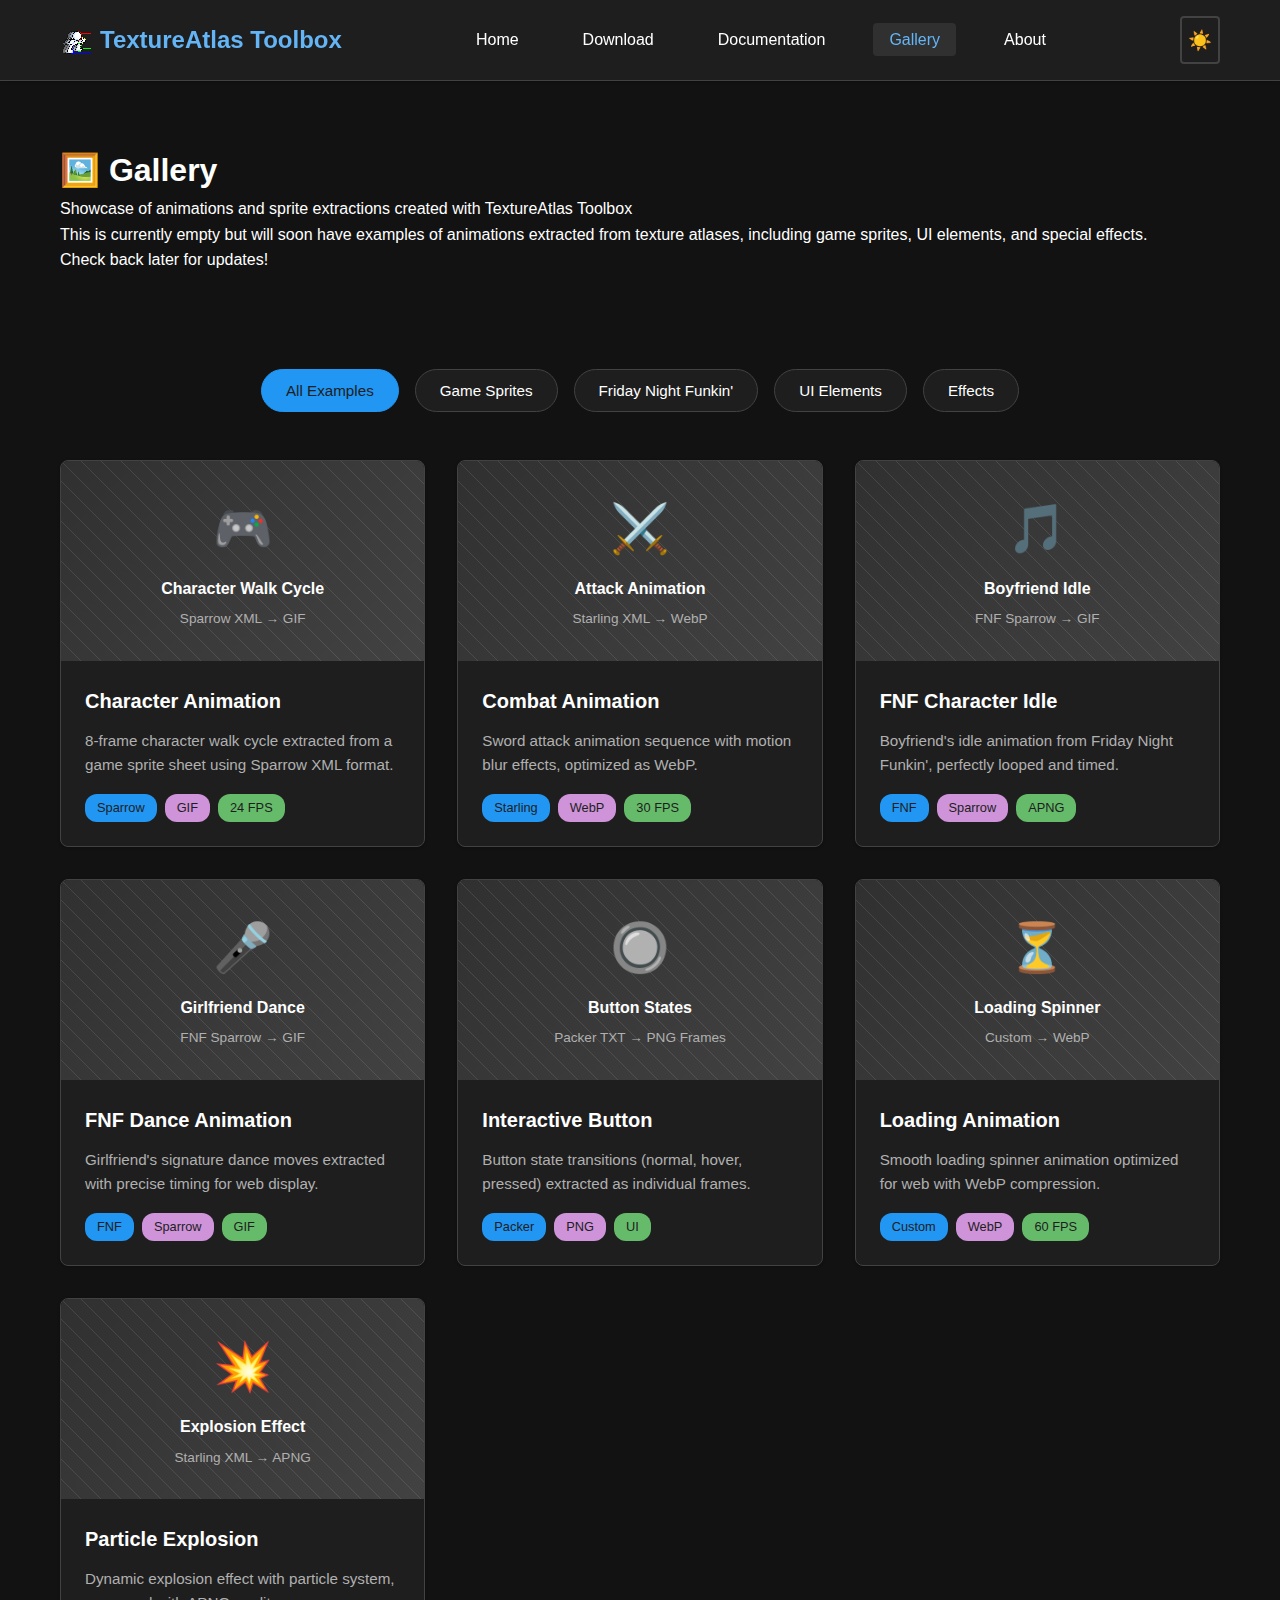
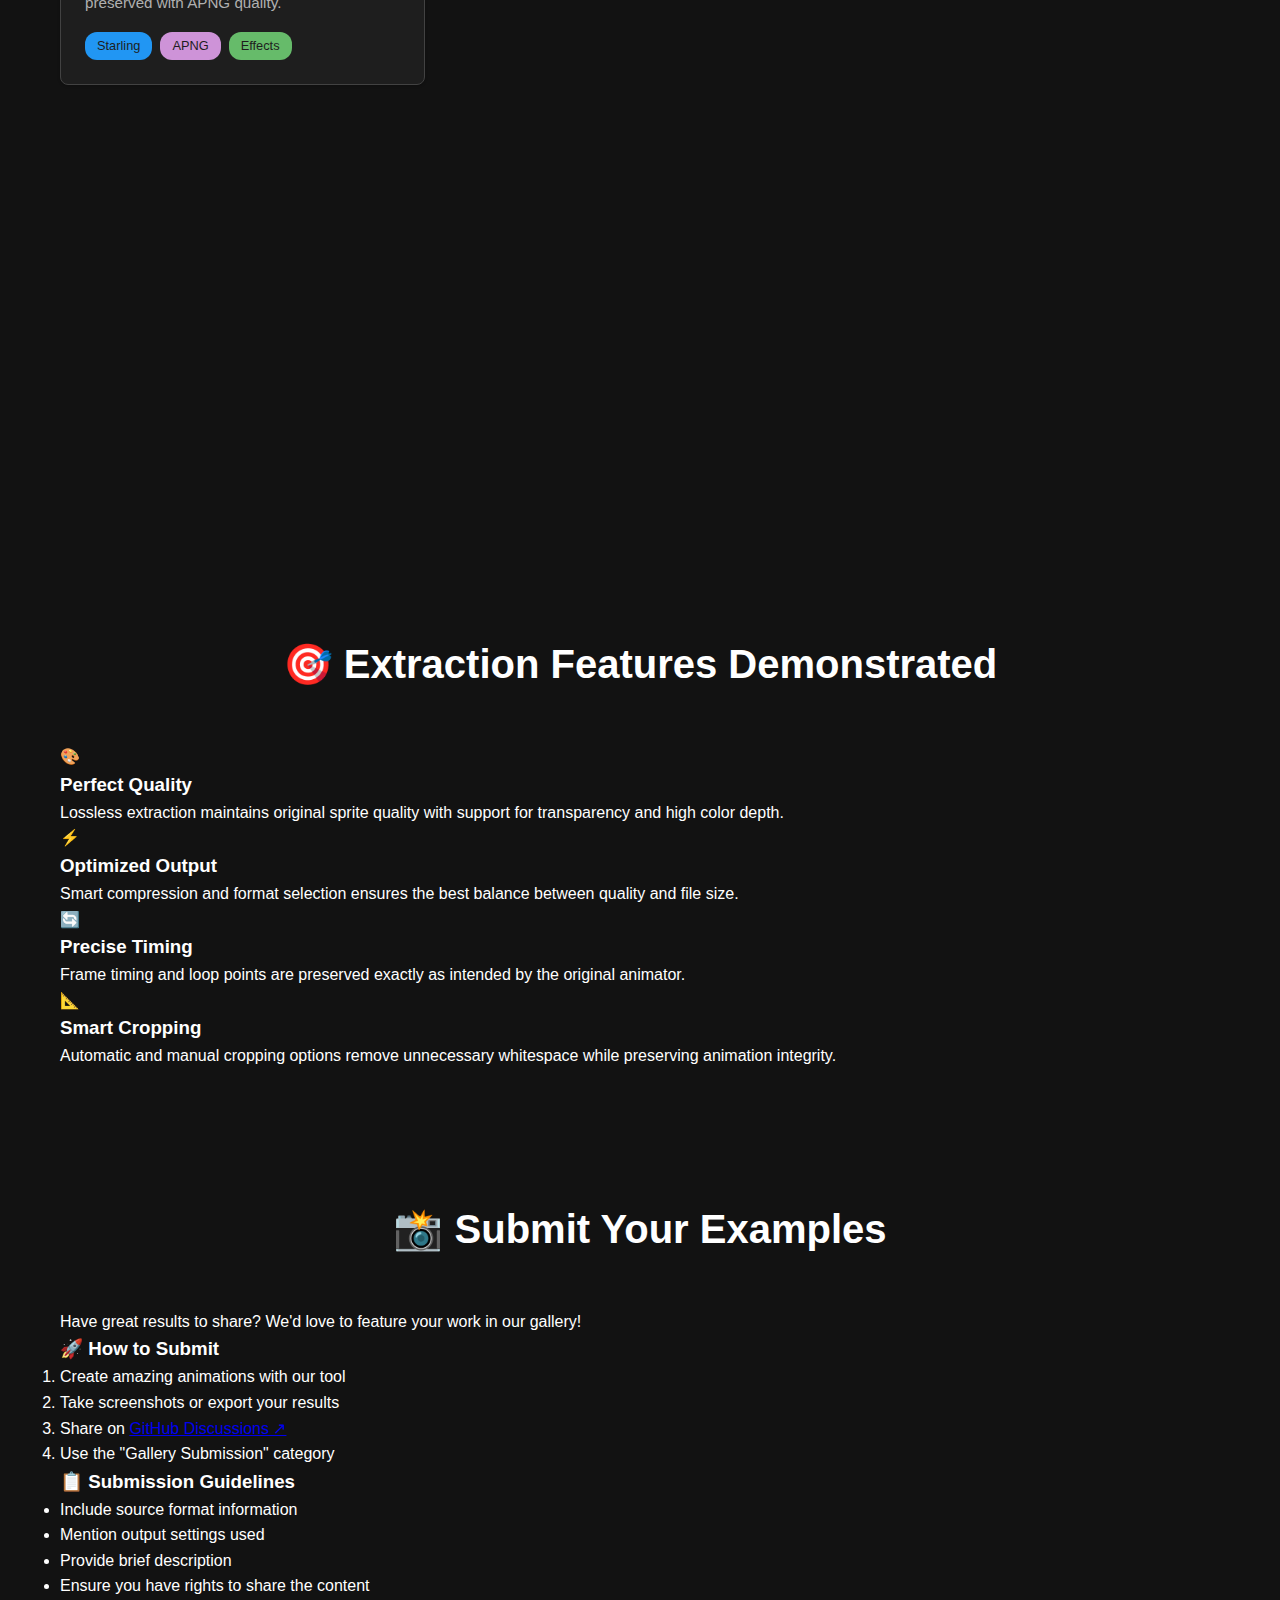
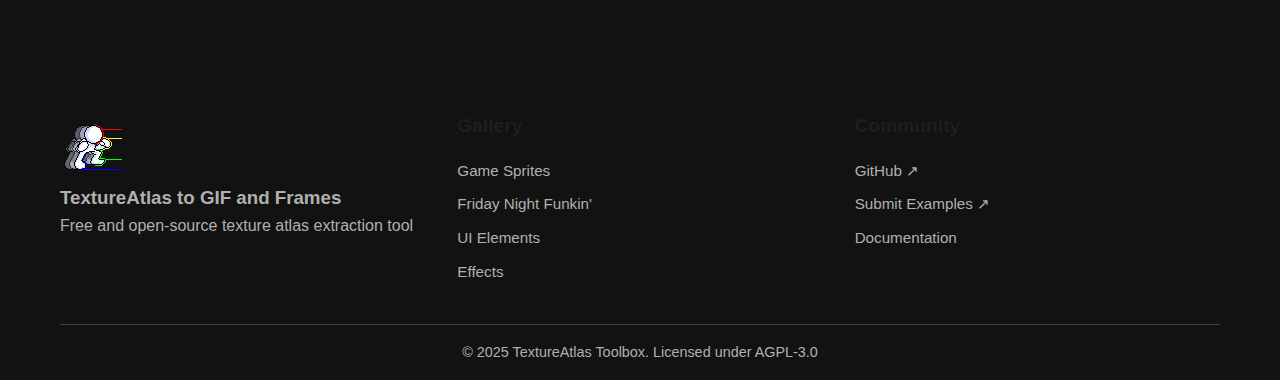
<file: gallery.html>
<!DOCTYPE html>
<html lang="en">
<head>
    <meta charset="UTF-8">
    <meta name="viewport" content="width=device-width, initial-scale=1.0">
    <title>Gallery - TextureAtlas Toolbox</title>
    <meta name="description" content="Gallery showcasing examples and results from TextureAtlas Toolbox">
    <meta name="keywords" content="texture atlas, gif, webp, apng, sprite extraction, gallery, examples, showcase, generator">
    <link rel="stylesheet" href="css/base.css">
    <link rel="stylesheet" href="css/navigation.css">
    <link rel="stylesheet" href="css/footer.css">
    <link rel="stylesheet" href="css/gallery.css">
    <link rel="icon" type="image/svg+xml" href="assets/icons/app.svg">
    <link rel="icon" type="image/x-icon" href="favicon.ico">
</head>
<body>
    <header class="site-header">
        <nav class="navbar">
            <div class="nav-container">
                <div class="nav-logo">
                    <a href="index.html">
                        <img src="assets/icons/app.svg" alt="TextureAtlas Toolbox" class="logo-icon">
                        TextureAtlas Toolbox
                    </a>
                </div>
                <ul class="nav-menu">
                    <li class="nav-item">
                        <a href="index.html" class="nav-link">Home</a>
                    </li>
                    <li class="nav-item">
                        <a href="download.html" class="nav-link">Download</a>
                    </li>
                    <li class="nav-item">
                        <a href="documentation.html" class="nav-link">Documentation</a>
                    </li>
                    <li class="nav-item">
                        <a href="gallery.html" class="nav-link active">Gallery</a>
                    </li>
                    <li class="nav-item">
                        <a href="about.html" class="nav-link">About</a>
                    </li>
                </ul>
                <div class="nav-controls">
                    <!-- Theme toggle will be added here by JavaScript -->
                </div>
                <div class="hamburger">
                    <span class="bar"></span>
                    <span class="bar"></span>
                    <span class="bar"></span>
                </div>
            </div>
        </nav>
    </header>

    <main class="main-content">
        <section class="hero-section">
            <div class="container">
                <h1>🖼️ Gallery</h1>
                <p class="hero-description">
                    Showcase of animations and sprite extractions created with TextureAtlas Toolbox
                    <br>This is currently empty but will soon have examples of animations extracted from texture atlases, including game sprites, UI elements, and special effects.
                    <br>Check back later for updates!
                </p>
            </div>
        </section>

        <section class="gallery-section">
            <div class="container">
                <div class="gallery-categories">
                    <div class="category-buttons">
                        <button class="category-btn active" data-category="all">All Examples</button>
                        <button class="category-btn" data-category="game-sprites">Game Sprites</button>
                        <button class="category-btn" data-category="fnf">Friday Night Funkin'</button>
                        <button class="category-btn" data-category="ui-elements">UI Elements</button>
                        <button class="category-btn" data-category="effects">Effects</button>
                    </div>
                </div>

                <div class="gallery-grid">
                    <!-- Game Sprites Examples -->
                    <div class="gallery-item" data-category="game-sprites">
                        <div class="gallery-card">
                            <div class="gallery-image-placeholder">
                                <div class="placeholder-content">
                                    <span class="placeholder-icon">🎮</span>
                                    <p>Character Walk Cycle</p>
                                    <small>Sparrow XML → GIF</small>
                                </div>
                            </div>
                            <div class="gallery-info">
                                <h3>Character Animation</h3>
                                <p>8-frame character walk cycle extracted from a game sprite sheet using Sparrow XML format.</p>
                                <div class="gallery-meta">
                                    <span class="meta-tag">Sparrow</span>
                                    <span class="meta-tag">GIF</span>
                                    <span class="meta-tag">24 FPS</span>
                                </div>
                            </div>
                        </div>
                    </div>

                    <div class="gallery-item" data-category="game-sprites">
                        <div class="gallery-card">
                            <div class="gallery-image-placeholder">
                                <div class="placeholder-content">
                                    <span class="placeholder-icon">⚔️</span>
                                    <p>Attack Animation</p>
                                    <small>Starling XML → WebP</small>
                                </div>
                            </div>
                            <div class="gallery-info">
                                <h3>Combat Animation</h3>
                                <p>Sword attack animation sequence with motion blur effects, optimized as WebP.</p>
                                <div class="gallery-meta">
                                    <span class="meta-tag">Starling</span>
                                    <span class="meta-tag">WebP</span>
                                    <span class="meta-tag">30 FPS</span>
                                </div>
                            </div>
                        </div>
                    </div>

                    <!-- Friday Night Funkin' Examples -->
                    <div class="gallery-item" data-category="fnf">
                        <div class="gallery-card">
                            <div class="gallery-image-placeholder">
                                <div class="placeholder-content">
                                    <span class="placeholder-icon">🎵</span>
                                    <p>Boyfriend Idle</p>
                                    <small>FNF Sparrow → GIF</small>
                                </div>
                            </div>
                            <div class="gallery-info">
                                <h3>FNF Character Idle</h3>
                                <p>Boyfriend's idle animation from Friday Night Funkin', perfectly looped and timed.</p>
                                <div class="gallery-meta">
                                    <span class="meta-tag">FNF</span>
                                    <span class="meta-tag">Sparrow</span>
                                    <span class="meta-tag">APNG</span>
                                </div>
                            </div>
                        </div>
                    </div>

                    <div class="gallery-item" data-category="fnf">
                        <div class="gallery-card">
                            <div class="gallery-image-placeholder">
                                <div class="placeholder-content">
                                    <span class="placeholder-icon">🎤</span>
                                    <p>Girlfriend Dance</p>
                                    <small>FNF Sparrow → GIF</small>
                                </div>
                            </div>
                            <div class="gallery-info">
                                <h3>FNF Dance Animation</h3>
                                <p>Girlfriend's signature dance moves extracted with precise timing for web display.</p>
                                <div class="gallery-meta">
                                    <span class="meta-tag">FNF</span>
                                    <span class="meta-tag">Sparrow</span>
                                    <span class="meta-tag">GIF</span>
                                </div>
                            </div>
                        </div>
                    </div>

                    <!-- UI Elements Examples -->
                    <div class="gallery-item" data-category="ui-elements">
                        <div class="gallery-card">
                            <div class="gallery-image-placeholder">
                                <div class="placeholder-content">
                                    <span class="placeholder-icon">🔘</span>
                                    <p>Button States</p>
                                    <small>Packer TXT → PNG Frames</small>
                                </div>
                            </div>
                            <div class="gallery-info">
                                <h3>Interactive Button</h3>
                                <p>Button state transitions (normal, hover, pressed) extracted as individual frames.</p>
                                <div class="gallery-meta">
                                    <span class="meta-tag">Packer</span>
                                    <span class="meta-tag">PNG</span>
                                    <span class="meta-tag">UI</span>
                                </div>
                            </div>
                        </div>
                    </div>

                    <div class="gallery-item" data-category="ui-elements">
                        <div class="gallery-card">
                            <div class="gallery-image-placeholder">
                                <div class="placeholder-content">
                                    <span class="placeholder-icon">⏳</span>
                                    <p>Loading Spinner</p>
                                    <small>Custom → WebP</small>
                                </div>
                            </div>
                            <div class="gallery-info">
                                <h3>Loading Animation</h3>
                                <p>Smooth loading spinner animation optimized for web with WebP compression.</p>
                                <div class="gallery-meta">
                                    <span class="meta-tag">Custom</span>
                                    <span class="meta-tag">WebP</span>
                                    <span class="meta-tag">60 FPS</span>
                                </div>
                            </div>
                        </div>
                    </div>

                    <!-- Effects Examples -->
                    <div class="gallery-item" data-category="effects">
                        <div class="gallery-card">
                            <div class="gallery-image-placeholder">
                                <div class="placeholder-content">
                                    <span class="placeholder-icon">💥</span>
                                    <p>Explosion Effect</p>
                                    <small>Starling XML → APNG</small>
                                </div>
                            </div>
                            <div class="gallery-info">
                                <h3>Particle Explosion</h3>
                                <p>Dynamic explosion effect with particle system, preserved with APNG quality.</p>
                                <div class="gallery-meta">
                                    <span class="meta-tag">Starling</span>
                                    <span class="meta-tag">APNG</span>
                                    <span class="meta-tag">Effects</span>
                                </div>
                            </div>
                        </div>
                    </div>

                    <div class="gallery-item" data-category="effects">
                        <div class="gallery-card">
                            <div class="gallery-image-placeholder">
                                <div class="placeholder-content">
                                    <span class="placeholder-icon">✨</span>
                                    <p>Magic Sparkles</p>
                                    <small>Sparrow XML → GIF</small>
                                </div>
                            </div>
                            <div class="gallery-info">
                                <h3>Magical Effects</h3>
                                <p>Enchanting sparkle effect with transparency, perfect for overlay animations.</p>
                                <div class="gallery-meta">
                                    <span class="meta-tag">Sparrow</span>
                                    <span class="meta-tag">GIF</span>
                                    <span class="meta-tag">Alpha</span>
                                </div>
                            </div>
                        </div>
                    </div>

                    <!-- Additional Examples -->
                    <div class="gallery-item" data-category="game-sprites">
                        <div class="gallery-card">
                            <div class="gallery-image-placeholder">
                                <div class="placeholder-content">
                                    <span class="placeholder-icon">🏃</span>
                                    <p>Run Cycle</p>
                                    <small>Auto-detected → GIF</small>
                                </div>
                            </div>
                            <div class="gallery-info">
                                <h3>Auto-detected Sprites</h3>
                                <p>Running animation extracted using intelligent boundary detection without metadata.</p>
                                <div class="gallery-meta">
                                    <span class="meta-tag">Auto-detect</span>
                                    <span class="meta-tag">GIF</span>
                                    <span class="meta-tag">Smart Crop</span>
                                </div>
                            </div>
                        </div>
                    </div>

                    <div class="gallery-item" data-category="ui-elements">
                        <div class="gallery-card">
                            <div class="gallery-image-placeholder">
                                <div class="placeholder-content">
                                    <span class="placeholder-icon">📊</span>
                                    <p>Progress Bar</p>
                                    <small>Packer TXT → WebP</small>
                                </div>
                            </div>
                            <div class="gallery-info">
                                <h3>Animated Progress</h3>
                                <p>Smooth progress bar fill animation with gradient effects.</p>
                                <div class="gallery-meta">
                                    <span class="meta-tag">Packer</span>
                                    <span class="meta-tag">WebP</span>
                                    <span class="meta-tag">UI</span>
                                </div>
                            </div>
                        </div>
                    </div>
                </div>
            </div>
        </section>

        <section class="features-showcase">
            <div class="container">
                <h2>🎯 Extraction Features Demonstrated</h2>
                <div class="feature-grid">
                    <div class="feature-card">
                        <div class="feature-icon">🎨</div>
                        <h3>Perfect Quality</h3>
                        <p>Lossless extraction maintains original sprite quality with support for transparency and high color depth.</p>
                    </div>
                    
                    <div class="feature-card">
                        <div class="feature-icon">⚡</div>
                        <h3>Optimized Output</h3>
                        <p>Smart compression and format selection ensures the best balance between quality and file size.</p>
                    </div>
                    
                    <div class="feature-card">
                        <div class="feature-icon">🔄</div>
                        <h3>Precise Timing</h3>
                        <p>Frame timing and loop points are preserved exactly as intended by the original animator.</p>
                    </div>
                    
                    <div class="feature-card">
                        <div class="feature-icon">📐</div>
                        <h3>Smart Cropping</h3>
                        <p>Automatic and manual cropping options remove unnecessary whitespace while preserving animation integrity.</p>
                    </div>
                </div>
            </div>
        </section>

        <section class="contribution-section">
            <div class="container">
                <h2>📸 Submit Your Examples</h2>
                <p>Have great results to share? We'd love to feature your work in our gallery!</p>
                
                <div class="submission-info">
                    <div class="submission-card">
                        <h3>🚀 How to Submit</h3>
                        <ol>
                            <li>Create amazing animations with our tool</li>
                            <li>Take screenshots or export your results</li>
                            <li>Share on <a href="https://github.com/MeguminBOT/TextureAtlas-to-GIF-and-Frames/discussions" target="_blank" rel="noopener noreferrer">GitHub Discussions</a></li>
                            <li>Use the "Gallery Submission" category</li>
                        </ol>
                    </div>
                    
                    <div class="submission-card">
                        <h3>📋 Submission Guidelines</h3>
                        <ul>
                            <li>Include source format information</li>
                            <li>Mention output settings used</li>
                            <li>Provide brief description</li>
                            <li>Ensure you have rights to share the content</li>
                        </ul>
                    </div>
                </div>
            </div>
        </section>
    </main>

    <footer class="site-footer">
        <div class="container">
            <div class="footer-content">
                <div class="footer-section">
                    <div class="footer-logo">
                        <img src="assets/icons/app.svg" alt="TextureAtlas to GIF and Frames" class="footer-logo-icon">
                        <div>
                            <h3>TextureAtlas to GIF and Frames</h3>
                            <p>Free and open-source texture atlas extraction tool</p>
                        </div>
                    </div>
                </div>
                
                <div class="footer-section">
                    <h4>Gallery</h4>
                    <ul>
                        <li><a href="#game-sprites">Game Sprites</a></li>
                        <li><a href="#fnf">Friday Night Funkin'</a></li>
                        <li><a href="#ui-elements">UI Elements</a></li>
                        <li><a href="#effects">Effects</a></li>
                    </ul>
                </div>
                
                <div class="footer-section">
                    <h4>Community</h4>
                    <ul>
                        <li><a href="https://github.com/MeguminBOT/TextureAtlas-to-GIF-and-Frames" target="_blank">GitHub</a></li>
                        <li><a href="https://github.com/MeguminBOT/TextureAtlas-to-GIF-and-Frames/discussions" target="_blank">Submit Examples</a></li>
                        <li><a href="documentation.html">Documentation</a></li>
                    </ul>
                </div>
            </div>
            
            <div class="footer-bottom">
                <p>&copy; 2025 TextureAtlas Toolbox. Licensed under AGPL-3.0</p>
            </div>
        </div>
    </footer>

    <script src="js/script.js"></script>
    <script>
        // Gallery filtering functionality
        document.addEventListener('DOMContentLoaded', function() {
            const categoryButtons = document.querySelectorAll('.category-btn');
            const galleryItems = document.querySelectorAll('.gallery-item');
            
            categoryButtons.forEach(button => {
                button.addEventListener('click', () => {
                    // Update active button
                    categoryButtons.forEach(btn => btn.classList.remove('active'));
                    button.classList.add('active');
                    
                    // Filter gallery items
                    const category = button.getAttribute('data-category');
                    
                    galleryItems.forEach(item => {
                        if (category === 'all' || item.getAttribute('data-category') === category) {
                            item.style.display = 'block';
                            setTimeout(() => {
                                item.classList.add('fade-in-up');
                            }, 50);
                        } else {
                            item.style.display = 'none';
                            item.classList.remove('fade-in-up');
                        }
                    });
                });
            });
            
            // Initialize with fade-in animation
            galleryItems.forEach((item, index) => {
                setTimeout(() => {
                    item.classList.add('fade-in-up');
                }, index * 100);
            });
        });
    </script>
</body>
</html>
</file>
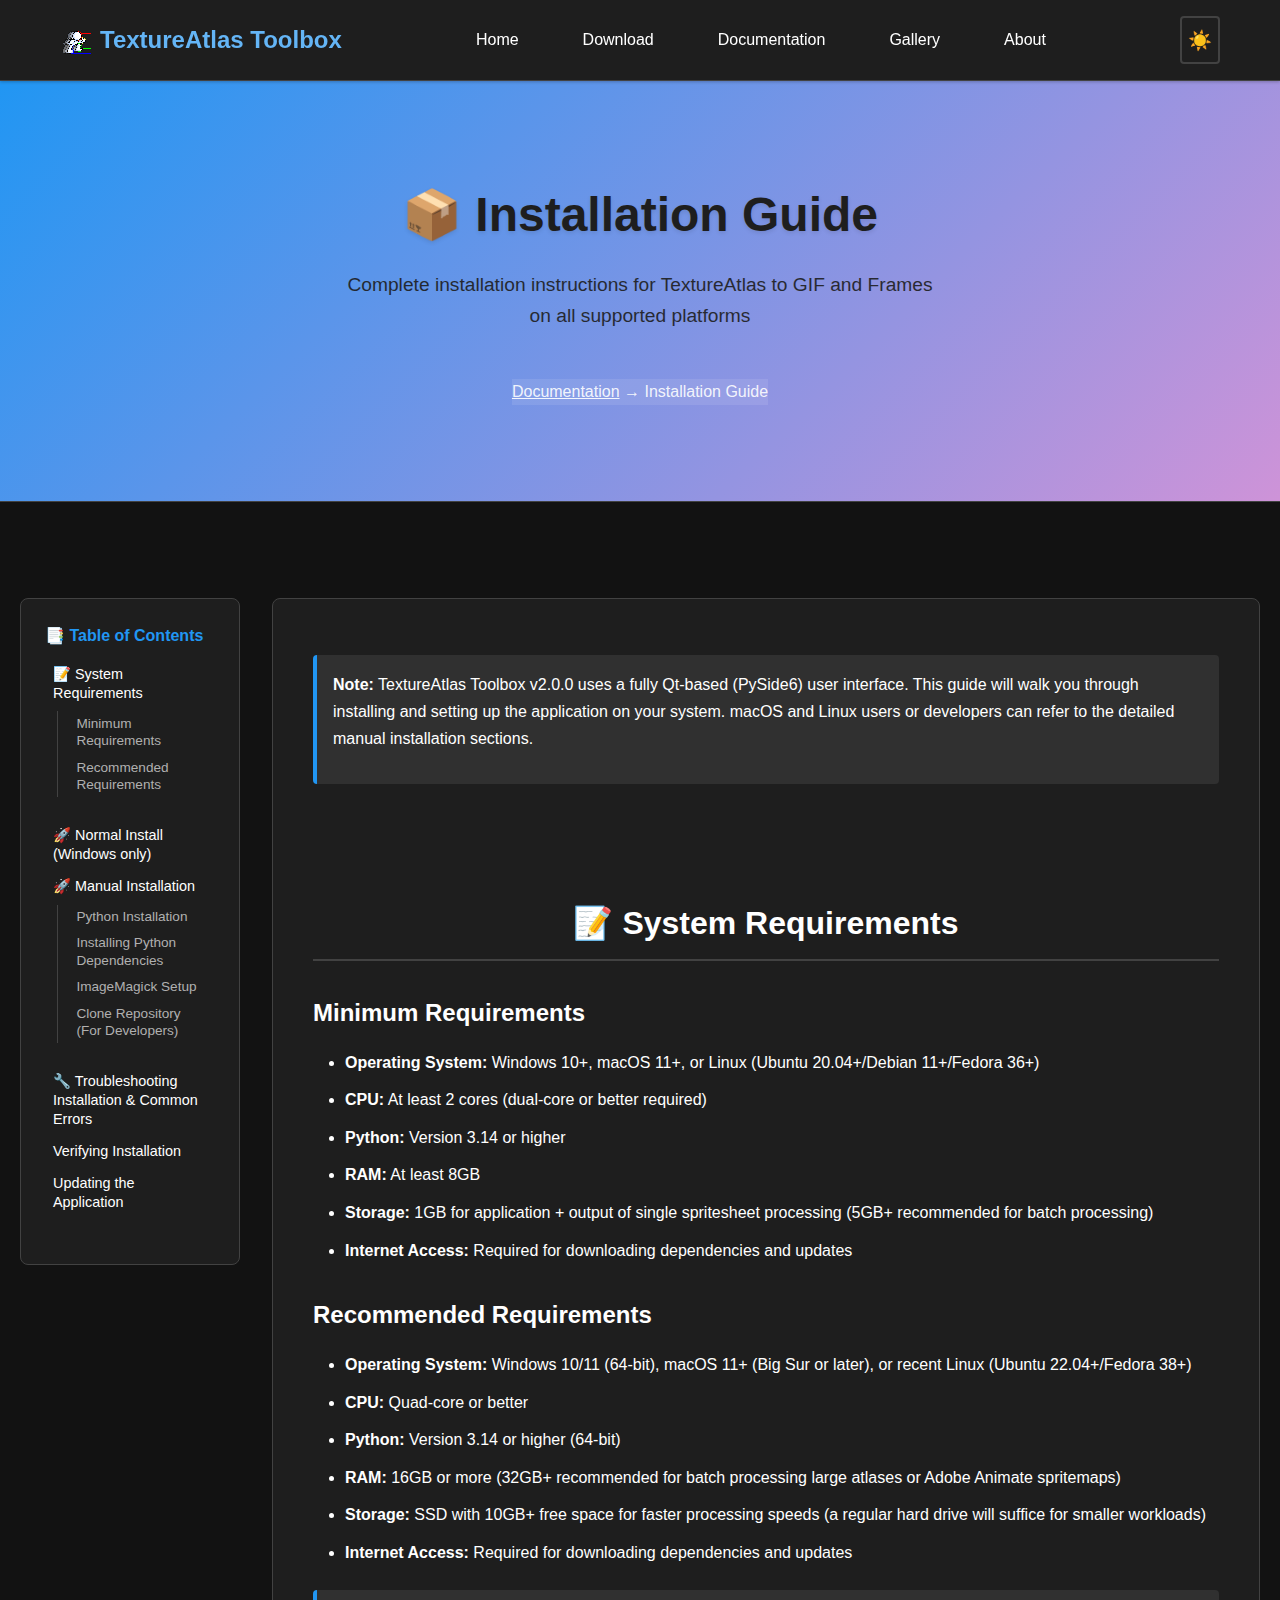
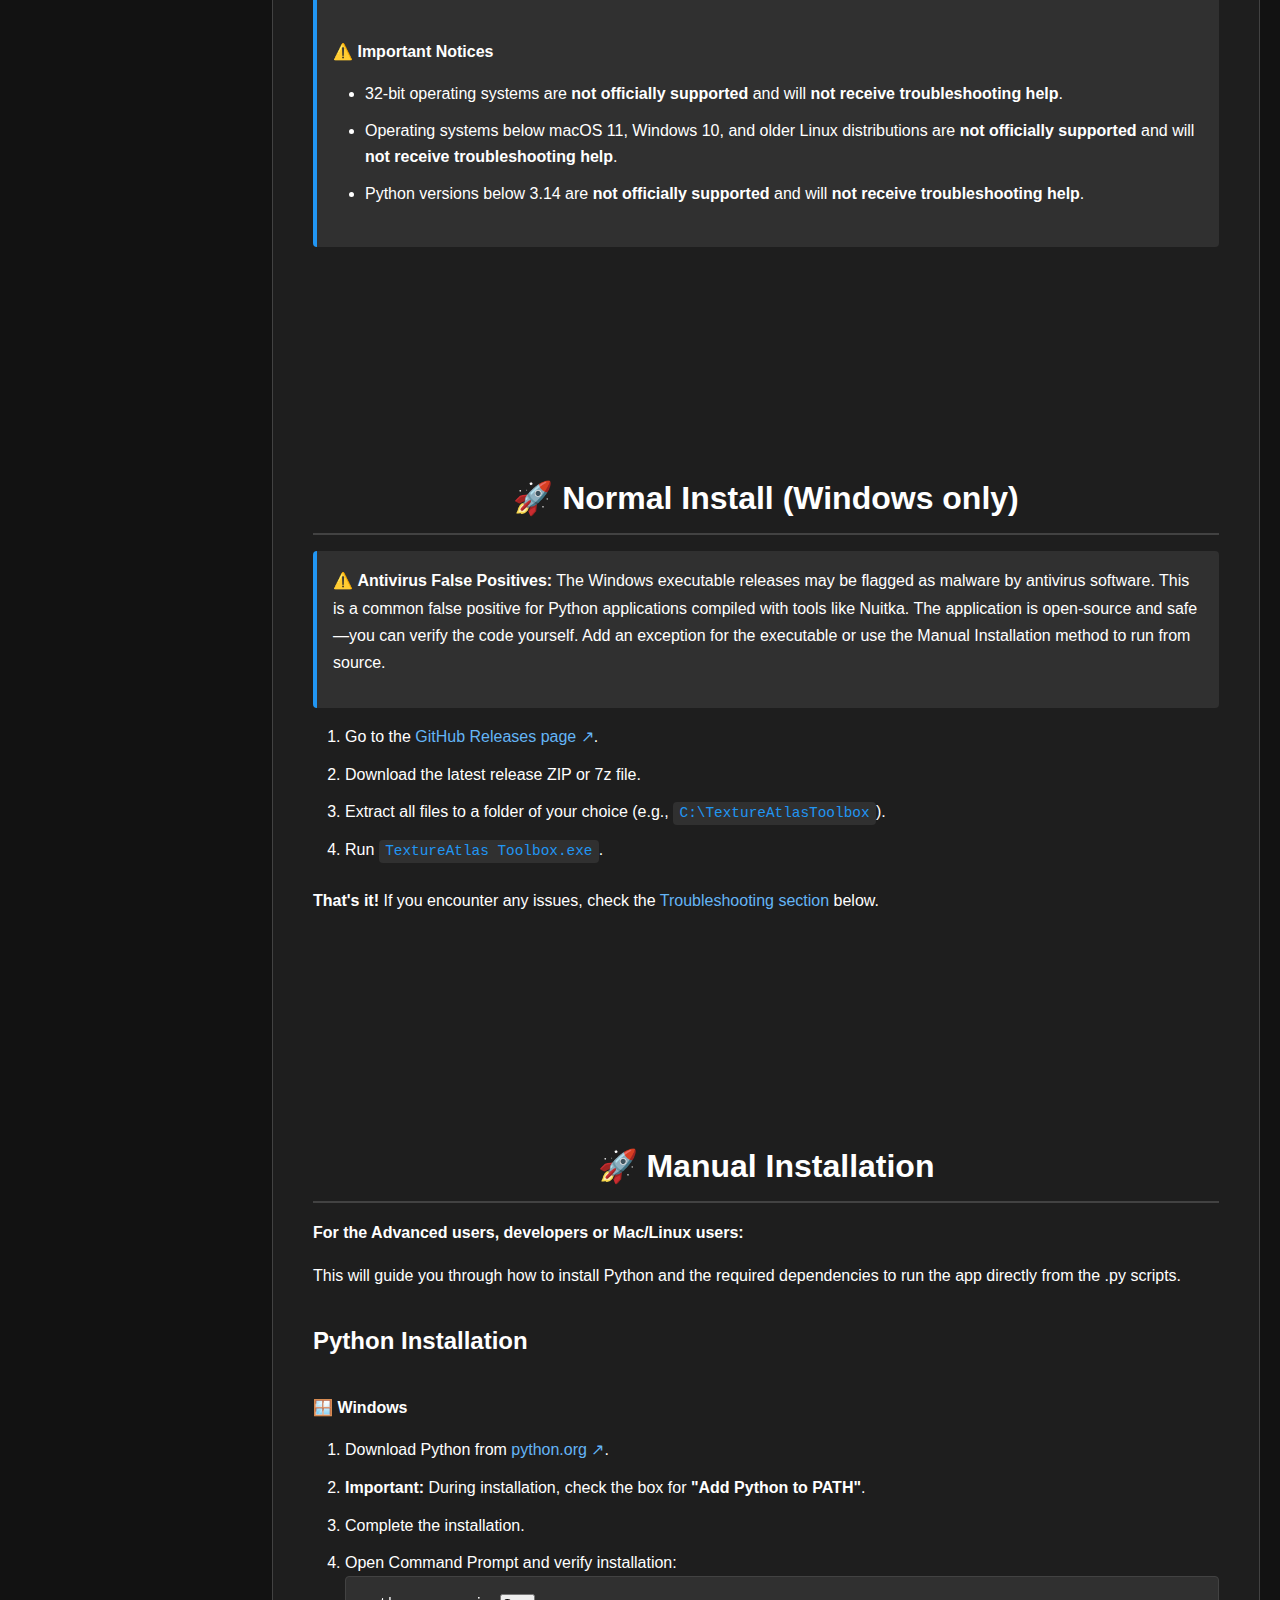
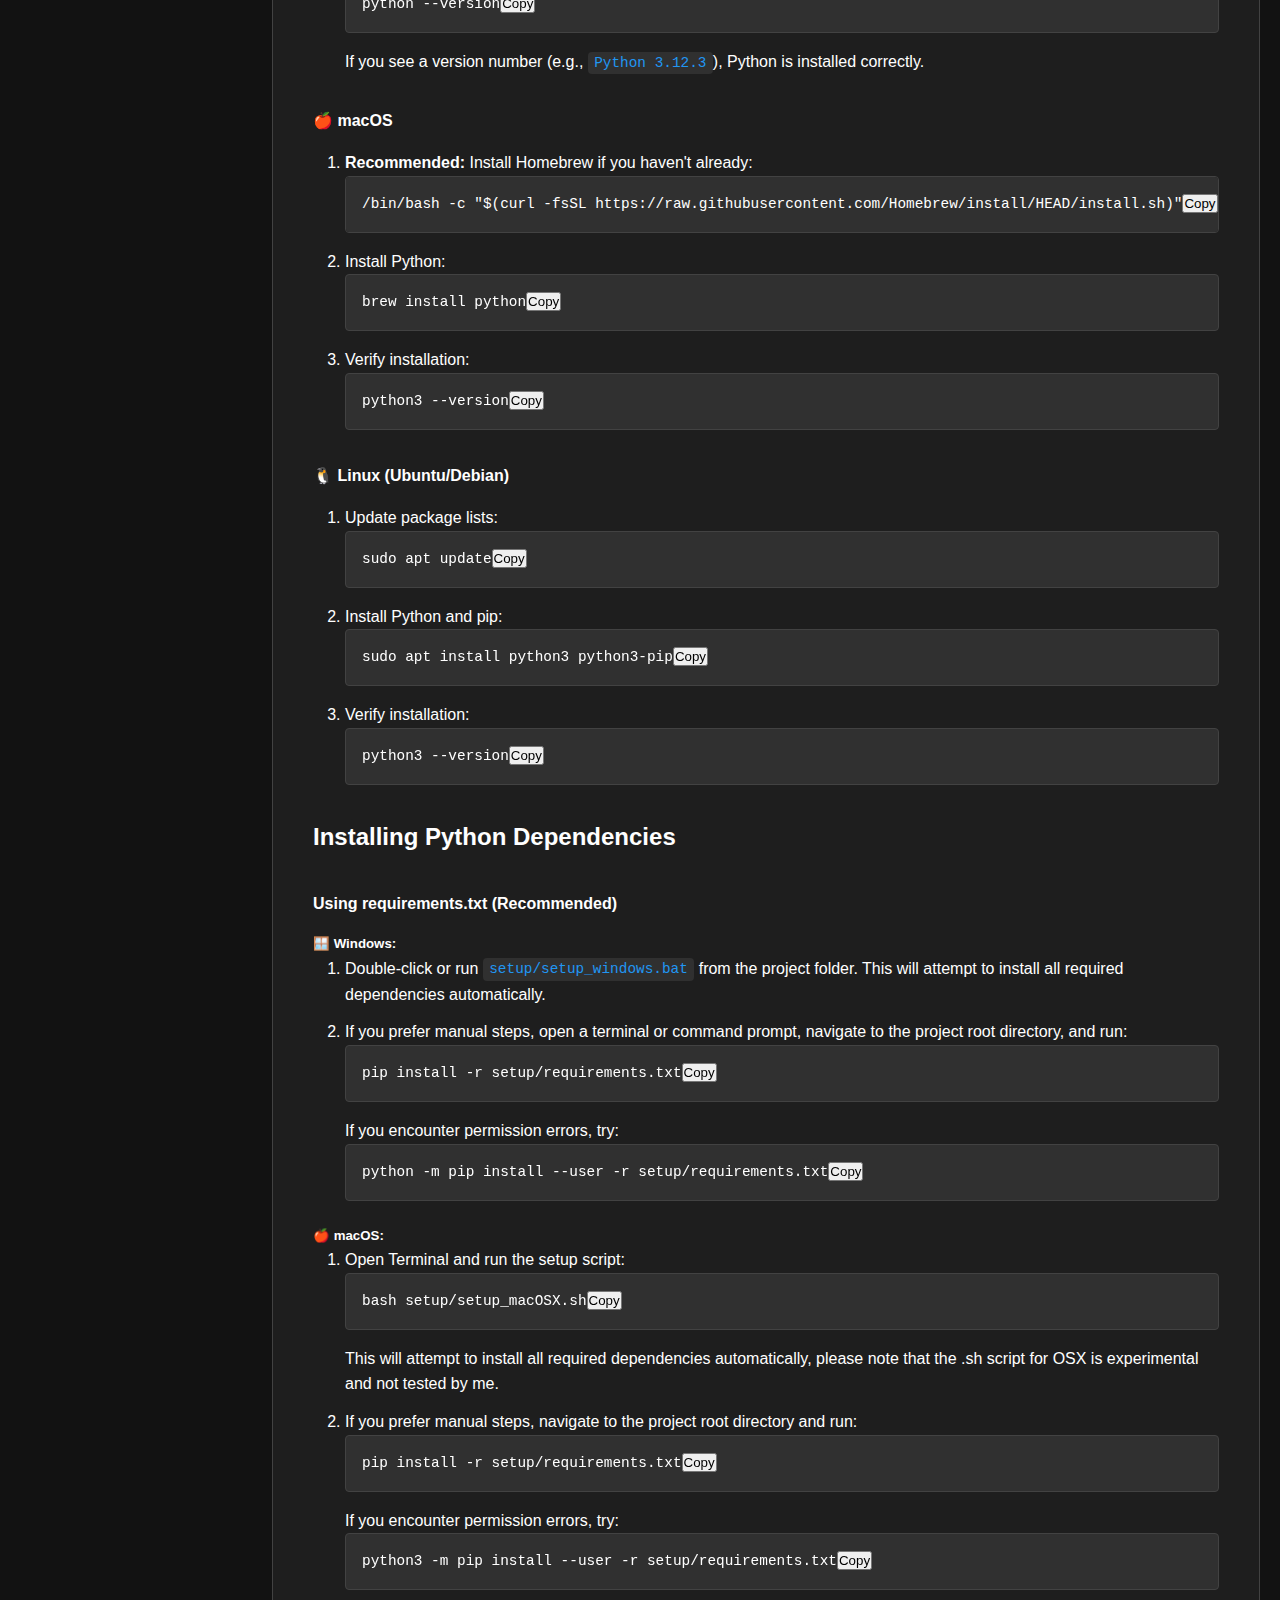
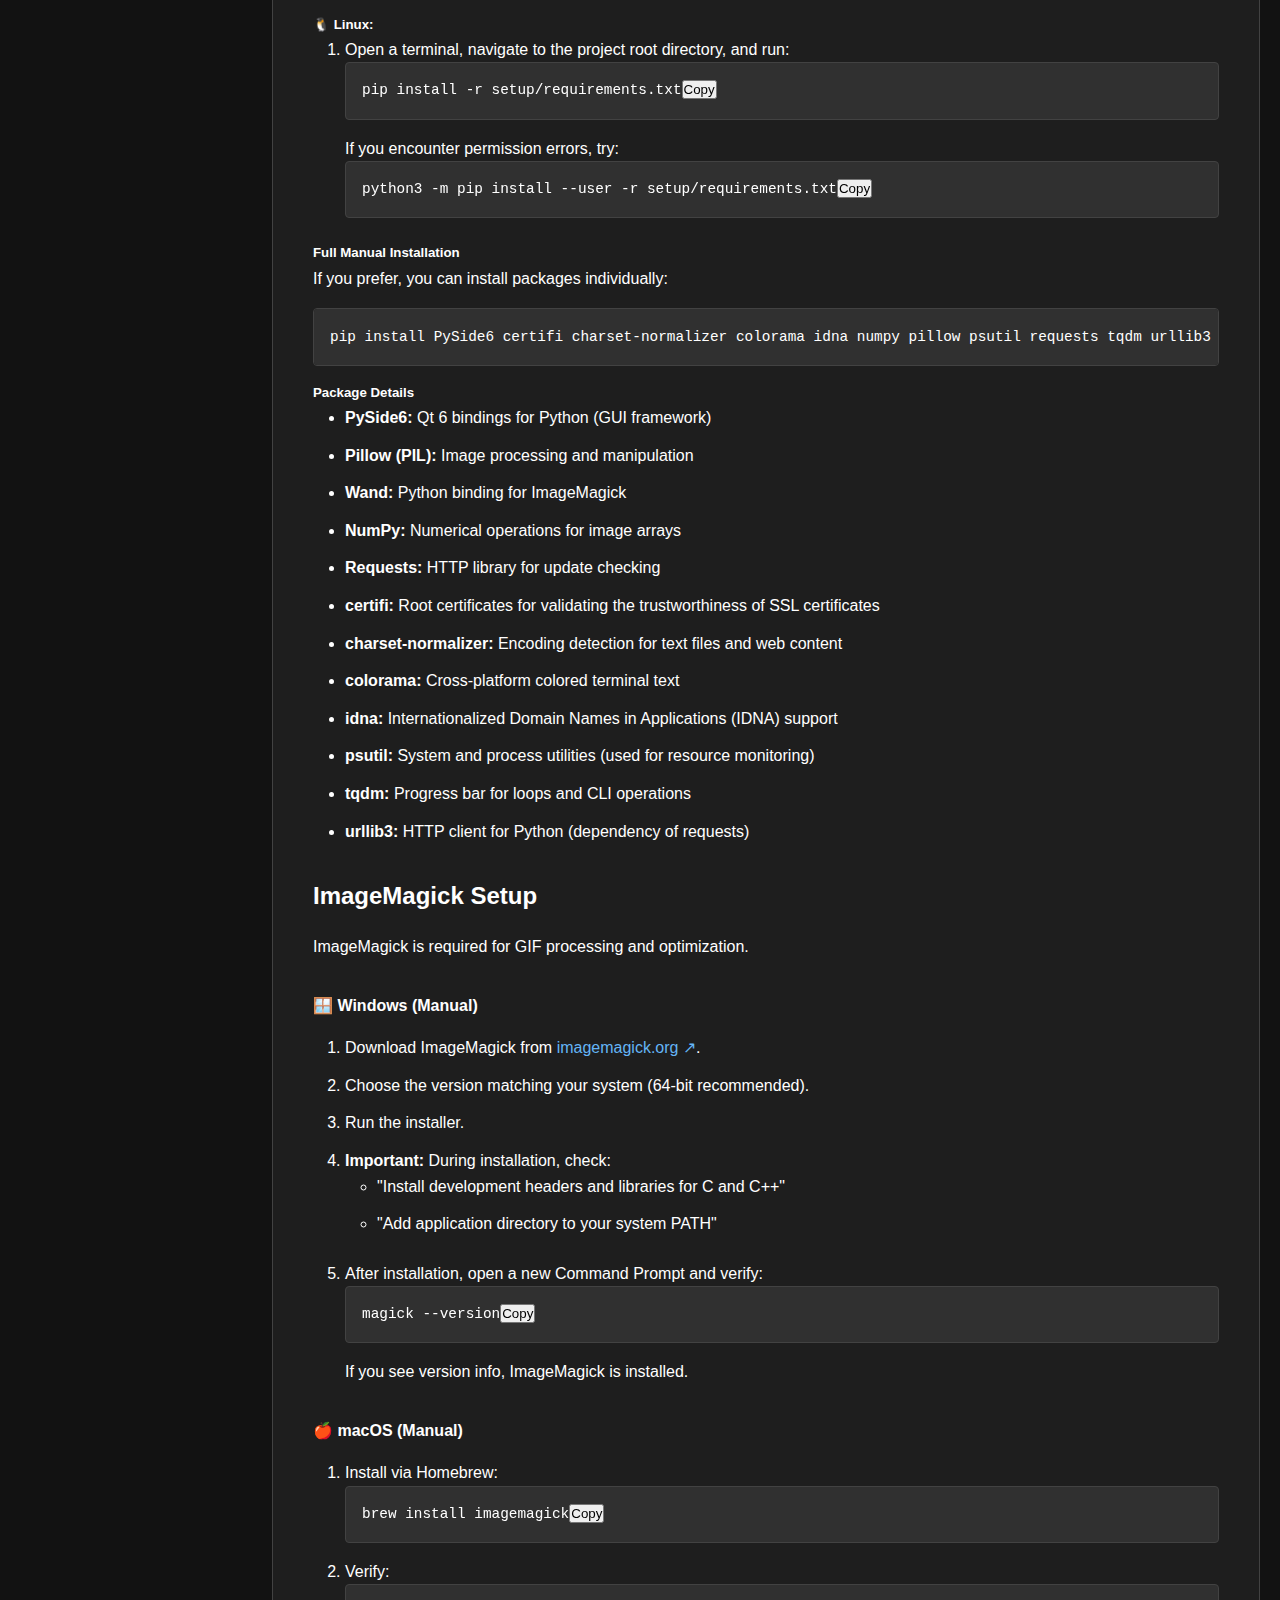
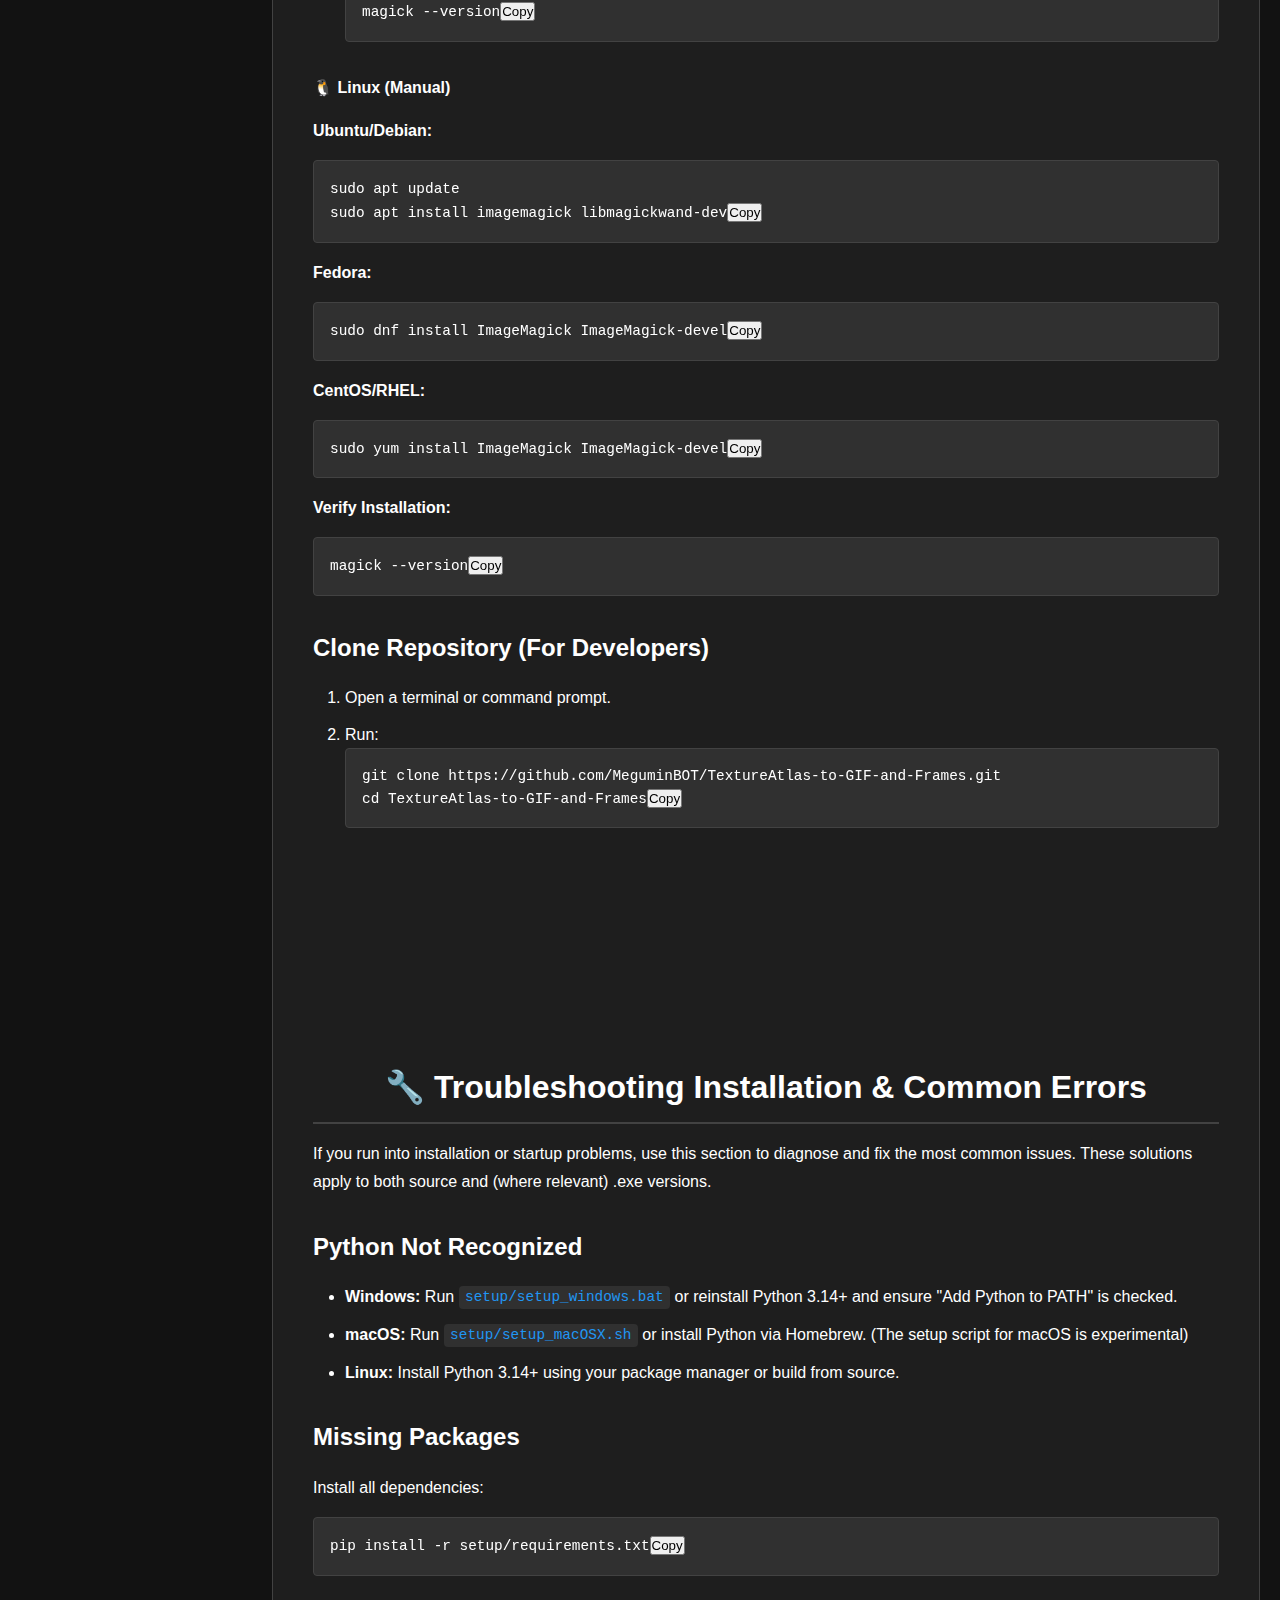
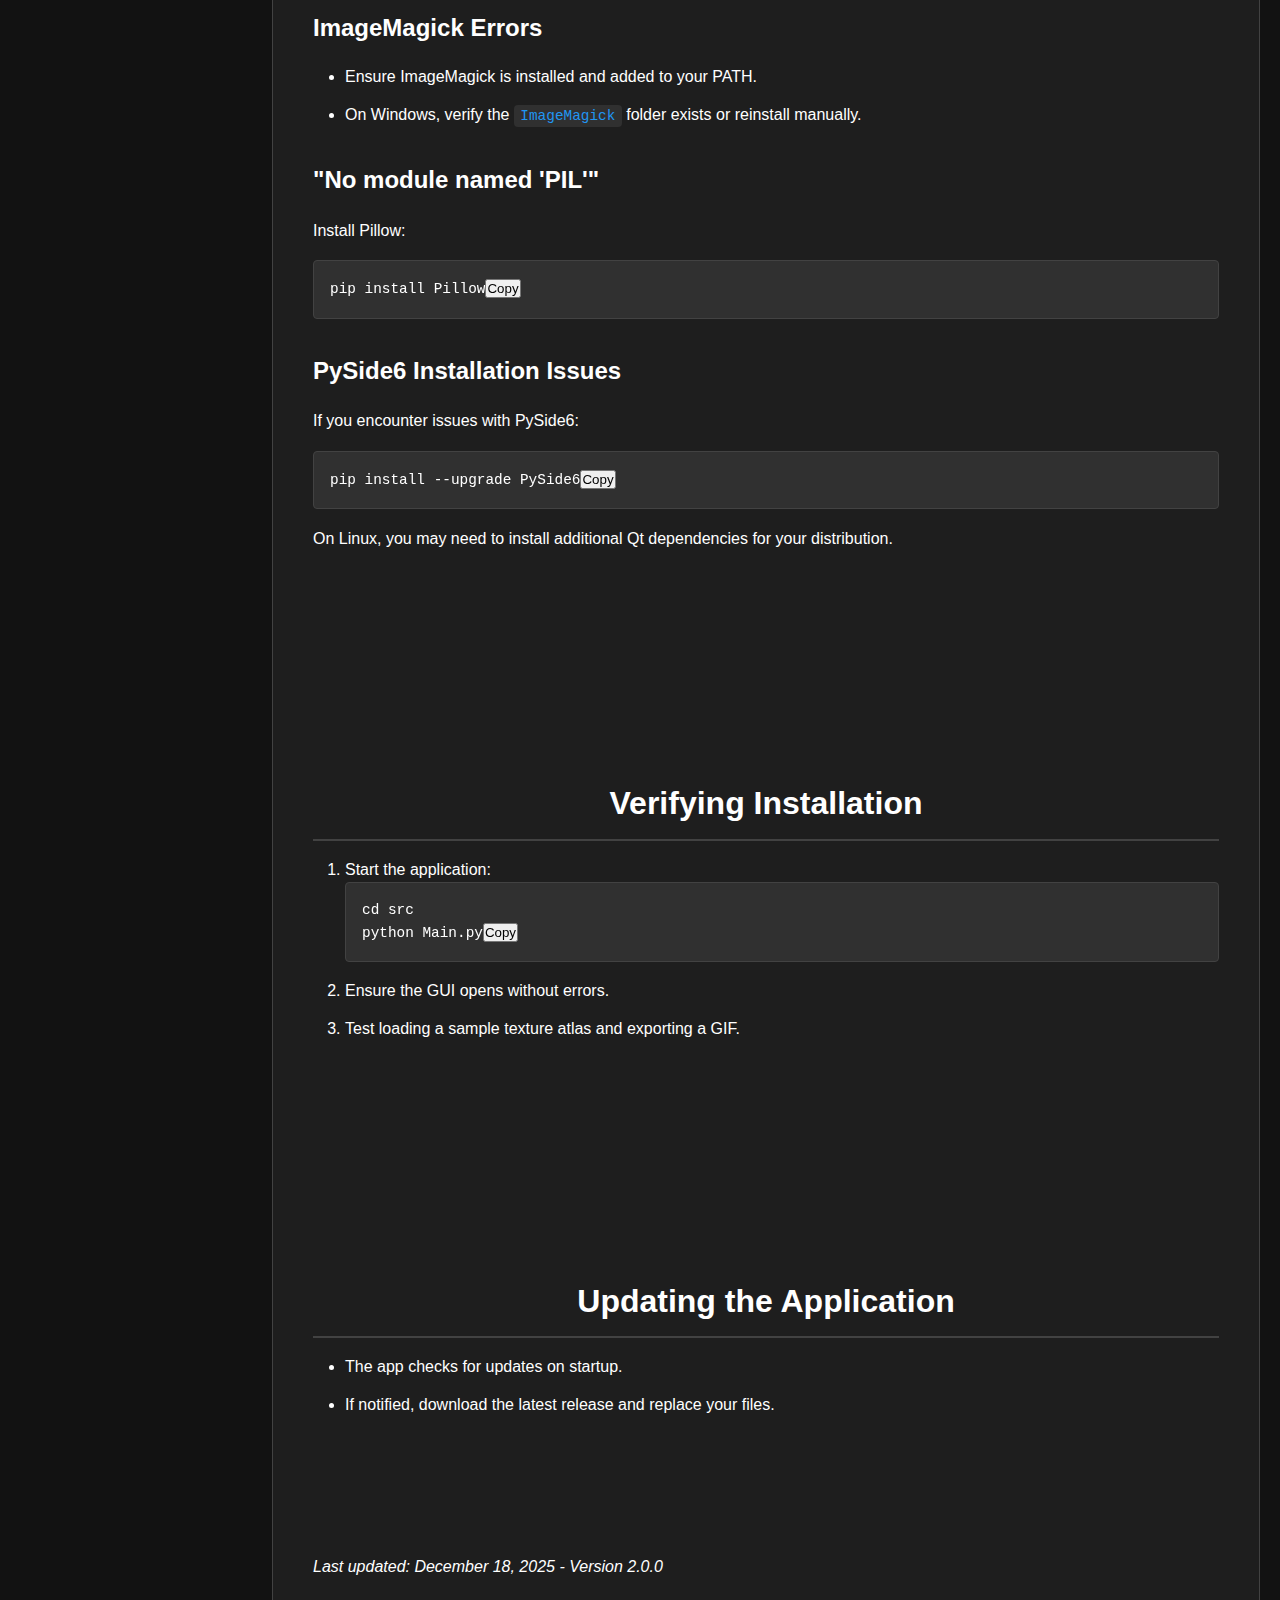
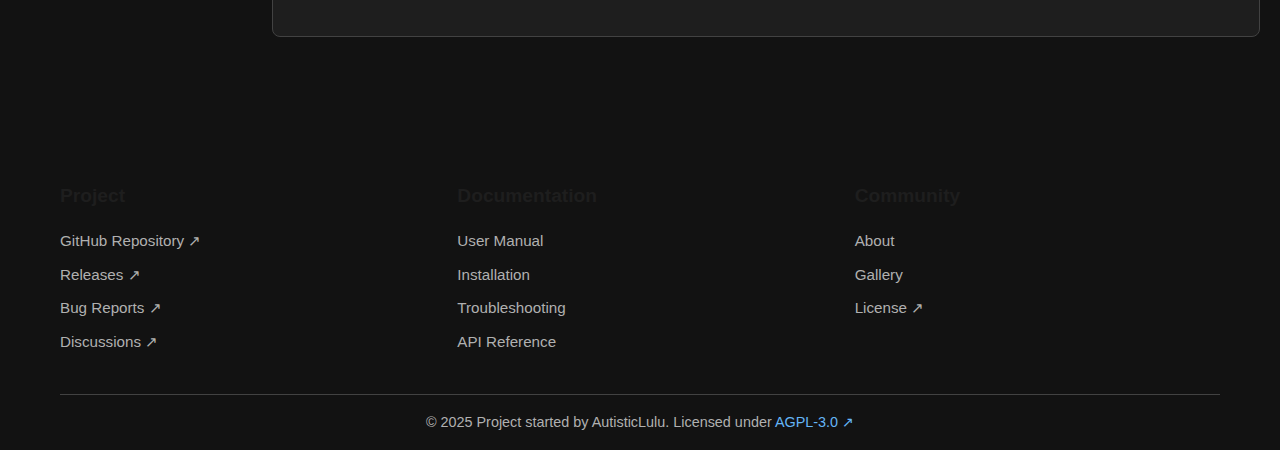
<file: installation.html>
<!DOCTYPE html>
<html lang="en">
<head>
    <meta charset="UTF-8">
    <meta name="viewport" content="width=device-width, initial-scale=1.0">
    <title>Installation Guide - TextureAtlas Toolbox</title>
    <meta name="description" content="Complete installation guide for TextureAtlas Toolbox - step-by-step instructions for all platforms">
    <meta name="keywords" content="texture atlas, gif, webp, apng, sprite extraction, installation, setup, guide, Python 3.14">
    <link rel="stylesheet" href="css/base.css">
    <link rel="stylesheet" href="css/navigation.css">
    <link rel="stylesheet" href="css/footer.css">
    <link rel="stylesheet" href="css/documentation.css">
    <link rel="icon" type="image/svg+xml" href="assets/icons/app.svg">
    <link rel="icon" type="image/x-icon" href="favicon.ico">
</head>
<body>
    <header class="site-header">
        <nav class="navbar">
            <div class="nav-container">
                <div class="nav-logo">
                    <a href="index.html">
                        <img src="assets/icons/app.svg" alt="TextureAtlas Toolbox" class="logo-icon">
                        TextureAtlas Toolbox
                    </a>
                </div>
                <ul class="nav-menu">
                    <li class="nav-item">
                        <a href="index.html" class="nav-link">Home</a>
                    </li>
                    <li class="nav-item">
                        <a href="download.html" class="nav-link">Download</a>
                    </li>
                    <li class="nav-item">
                        <a href="documentation.html" class="nav-link active">Documentation</a>
                    </li>
                    <li class="nav-item">
                        <a href="gallery.html" class="nav-link">Gallery</a>
                    </li>
                    <li class="nav-item">
                        <a href="about.html" class="nav-link">About</a>
                    </li>
                </ul>
                <div class="nav-controls">
                    <!-- Theme toggle will be added here by JavaScript -->
                </div>
                <div class="hamburger">
                    <span class="bar"></span>
                    <span class="bar"></span>
                    <span class="bar"></span>
                </div>
            </div>
        </nav>
    </header>

    <main class="main-content">
        <section class="hero-section">
            <div class="container">
                <h1>📦 Installation Guide</h1>
                <p class="hero-description">
                    Complete installation instructions for TextureAtlas to GIF and Frames on all supported platforms
                </p>
                <div class="breadcrumb">
                    <a href="documentation.html">Documentation</a> → Installation Guide
                </div>
            </div>
        </section>

        <section class="content-section">
            <div class="docs-container">
                <!-- Table of Contents Sidebar -->
                <div class="docs-sidebar">
                    <nav class="docs-nav">
                        <h3>📑 Table of Contents</h3>
                        <ul>
                            <li><a href="#system-requirements">📝 System Requirements</a>
                                <ul>
                                    <li><a href="#minimum-requirements">Minimum Requirements</a></li>
                                    <li><a href="#recommended-requirements">Recommended Requirements</a></li>
                                </ul>
                            </li>
                            <li><a href="#normal-install">🚀 Normal Install (Windows only)</a></li>
                            <li><a href="#manual-installation">🚀 Manual Installation</a>
                                <ul>
                                    <li><a href="#python-installation">Python Installation</a></li>
                                    <li><a href="#installing-python-dependencies">Installing Python Dependencies</a></li>
                                    <li><a href="#imagemagick-setup">ImageMagick Setup</a></li>
                                    <li><a href="#clone-repository">Clone Repository (For Developers)</a></li>
                                </ul>
                            </li>
                            <li><a href="#troubleshooting">🔧 Troubleshooting Installation & Common Errors</a></li>
                            <li><a href="#verifying-installation">Verifying Installation</a></li>
                            <li><a href="#updating-application">Updating the Application</a></li>
                        </ul>
                    </nav>
                </div>

                <!-- Main Content -->
                <div class="docs-content">
                        <blockquote>
                            <p><strong>Note:</strong> TextureAtlas Toolbox v2.0.0 uses a fully Qt-based (PySide6) user interface. This guide will walk you through installing and setting up the application on your system. macOS and Linux users or developers can refer to the detailed manual installation sections.</p>
                        </blockquote>

                        <!-- System Requirements -->
                        <section id="system-requirements">
                            <h2>📝 System Requirements</h2>
                            
                            <div id="minimum-requirements">
                                <h3>Minimum Requirements</h3>
                                <ul>
                                    <li><strong>Operating System:</strong> Windows 10+, macOS 11+, or Linux (Ubuntu 20.04+/Debian 11+/Fedora 36+)</li>
                                    <li><strong>CPU:</strong> At least 2 cores (dual-core or better required)</li>
                                    <li><strong>Python:</strong> Version 3.14 or higher</li>
                                    <li><strong>RAM:</strong> At least 8GB</li>
                                    <li><strong>Storage:</strong> 1GB for application + output of single spritesheet processing (5GB+ recommended for batch processing)</li>
                                    <li><strong>Internet Access:</strong> Required for downloading dependencies and updates</li>
                                </ul>
                            </div>

                            <div id="recommended-requirements">
                                <h3>Recommended Requirements</h3>
                                <ul>
                                    <li><strong>Operating System:</strong> Windows 10/11 (64-bit), macOS 11+ (Big Sur or later), or recent Linux (Ubuntu 22.04+/Fedora 38+)</li>
                                    <li><strong>CPU:</strong> Quad-core or better</li>
                                    <li><strong>Python:</strong> Version 3.14 or higher (64-bit)</li>
                                    <li><strong>RAM:</strong> 16GB or more (32GB+ recommended for batch processing large atlases or Adobe Animate spritemaps)</li>
                                    <li><strong>Storage:</strong> SSD with 10GB+ free space for faster processing speeds (a regular hard drive will suffice for smaller workloads)</li>
                                    <li><strong>Internet Access:</strong> Required for downloading dependencies and updates</li>
                                </ul>
                            </div>

                            <blockquote>
                                <h4>⚠️ Important Notices</h4>
                                <ul>
                                    <li>32-bit operating systems are <strong>not officially supported</strong> and will <strong>not receive troubleshooting help</strong>.</li>
                                    <li>Operating systems below macOS 11, Windows 10, and older Linux distributions are <strong>not officially supported</strong> and will <strong>not receive troubleshooting help</strong>.</li>
                                    <li>Python versions below 3.14 are <strong>not officially supported</strong> and will <strong>not receive troubleshooting help</strong>.</li>
                                </ul>
                            </blockquote>
                        </section>

                        <!-- Normal Install -->
                        <section id="normal-install">
                            <h2>🚀 Normal Install (Windows only)</h2>
                            <blockquote>
                                <p>⚠️ <strong>Antivirus False Positives:</strong> The Windows executable releases may be flagged as malware by antivirus software. This is a common false positive for Python applications compiled with tools like Nuitka. The application is open-source and safe—you can verify the code yourself. Add an exception for the executable or use the Manual Installation method to run from source.</p>
                            </blockquote>
                            <ol>
                                <li>Go to the <a href="https://github.com/MeguminBOT/TextureAtlas-to-GIF-and-Frames/releases" target="_blank" rel="noopener noreferrer">GitHub Releases page</a>.</li>
                                <li>Download the latest release ZIP or 7z file.</li>
                                <li>Extract all files to a folder of your choice (e.g., <code>C:\TextureAtlasToolbox</code>).</li>
                                <li>Run <code>TextureAtlas Toolbox.exe</code>.</li>
                            </ol>
                            <p><strong>That's it!</strong> If you encounter any issues, check the <a href="#troubleshooting">Troubleshooting section</a> below.</p>
                        </section>

                        <!-- Manual Installation -->
                        <section id="manual-installation">
                            <h2>🚀 Manual Installation</h2>
                            <p><strong>For the Advanced users, developers or Mac/Linux users:</strong></p>
                            <p>This will guide you through how to install Python and the required dependencies to run the app directly from the .py scripts.</p>

                            <!-- Python Installation -->
                            <div id="python-installation">
                                <h3>Python Installation</h3>
                                
                                <h4>🪟 Windows</h4>
                                <ol>
                                    <li>Download Python from <a href="https://www.python.org/downloads/" target="_blank" rel="noopener noreferrer">python.org</a>.</li>
                                    <li><strong>Important:</strong> During installation, check the box for <strong>"Add Python to PATH"</strong>.</li>
                                    <li>Complete the installation.</li>
                                    <li>Open Command Prompt and verify installation:
                                        <pre><code>python --version</code></pre>
                                        If you see a version number (e.g., <code>Python 3.12.3</code>), Python is installed correctly.
                                    </li>
                                </ol>

                                <h4>🍎 macOS</h4>
                                <ol>
                                    <li><strong>Recommended:</strong> Install Homebrew if you haven't already:
                                        <pre><code>/bin/bash -c "$(curl -fsSL https://raw.githubusercontent.com/Homebrew/install/HEAD/install.sh)"</code></pre>
                                    </li>
                                    <li>Install Python:
                                        <pre><code>brew install python</code></pre>
                                    </li>
                                    <li>Verify installation:
                                        <pre><code>python3 --version</code></pre>
                                    </li>
                                </ol>

                                <h4>🐧 Linux (Ubuntu/Debian)</h4>
                                <ol>
                                    <li>Update package lists:
                                        <pre><code>sudo apt update</code></pre>
                                    </li>
                                    <li>Install Python and pip:
                                        <pre><code>sudo apt install python3 python3-pip</code></pre>
                                    </li>
                                    <li>Verify installation:
                                        <pre><code>python3 --version</code></pre>
                                    </li>
                                </ol>
                            </div>

                            <!-- Python Dependencies -->
                            <div id="installing-python-dependencies">
                                <h3>Installing Python Dependencies</h3>
                                
                                <h4>Using requirements.txt (Recommended)</h4>
                                
                                <h5>🪟 Windows:</h5>
                                <ol>
                                    <li>Double-click or run <code>setup/setup_windows.bat</code> from the project folder. This will attempt to install all required dependencies automatically.</li>
                                    <li>If you prefer manual steps, open a terminal or command prompt, navigate to the project root directory, and run:
                                        <pre><code>pip install -r setup/requirements.txt</code></pre>
                                        If you encounter permission errors, try:
                                        <pre><code>python -m pip install --user -r setup/requirements.txt</code></pre>
                                    </li>
                                </ol>

                                <h5>🍎 macOS:</h5>
                                <ol>
                                    <li>Open Terminal and run the setup script:
                                        <pre><code>bash setup/setup_macOSX.sh</code></pre>
                                        This will attempt to install all required dependencies automatically, please note that the .sh script for OSX is experimental and not tested by me.
                                    </li>
                                    <li>If you prefer manual steps, navigate to the project root directory and run:
                                        <pre><code>pip install -r setup/requirements.txt</code></pre>
                                        If you encounter permission errors, try:
                                        <pre><code>python3 -m pip install --user -r setup/requirements.txt</code></pre>
                                    </li>
                                </ol>

                                <h5>🐧 Linux:</h5>
                                <ol>
                                    <li>Open a terminal, navigate to the project root directory, and run:
                                        <pre><code>pip install -r setup/requirements.txt</code></pre>
                                        If you encounter permission errors, try:
                                        <pre><code>python3 -m pip install --user -r setup/requirements.txt</code></pre>
                                    </li>
                                </ol>

                                <h5>Full Manual Installation</h5>
                                <p>If you prefer, you can install packages individually:</p>
                                <pre><code>pip install PySide6 certifi charset-normalizer colorama idna numpy pillow psutil requests tqdm urllib3 Wand py7zr</code></pre>

                                <h5>Package Details</h5>
                                <ul>
                                    <li><strong>PySide6:</strong> Qt 6 bindings for Python (GUI framework)</li>
                                    <li><strong>Pillow (PIL):</strong> Image processing and manipulation</li>
                                    <li><strong>Wand:</strong> Python binding for ImageMagick</li>
                                    <li><strong>NumPy:</strong> Numerical operations for image arrays</li>
                                    <li><strong>Requests:</strong> HTTP library for update checking</li>
                                    <li><strong>certifi:</strong> Root certificates for validating the trustworthiness of SSL certificates</li>
                                    <li><strong>charset-normalizer:</strong> Encoding detection for text files and web content</li>
                                    <li><strong>colorama:</strong> Cross-platform colored terminal text</li>
                                    <li><strong>idna:</strong> Internationalized Domain Names in Applications (IDNA) support</li>
                                    <li><strong>psutil:</strong> System and process utilities (used for resource monitoring)</li>
                                    <li><strong>tqdm:</strong> Progress bar for loops and CLI operations</li>
                                    <li><strong>urllib3:</strong> HTTP client for Python (dependency of requests)</li>
                                </ul>
                            </div>

                            <!-- ImageMagick Setup -->
                            <div id="imagemagick-setup">
                                <h3>ImageMagick Setup</h3>
                                <p>ImageMagick is required for GIF processing and optimization.</p>
                                
                                <h4>🪟 Windows (Manual)</h4>
                                <ol>
                                    <li>Download ImageMagick from <a href="https://imagemagick.org/script/download.php#windows" target="_blank" rel="noopener noreferrer">imagemagick.org</a>.</li>
                                    <li>Choose the version matching your system (64-bit recommended).</li>
                                    <li>Run the installer.</li>
                                    <li><strong>Important:</strong> During installation, check:
                                        <ul>
                                            <li>"Install development headers and libraries for C and C++"</li>
                                            <li>"Add application directory to your system PATH"</li>
                                        </ul>
                                    </li>
                                    <li>After installation, open a new Command Prompt and verify:
                                        <pre><code>magick --version</code></pre>
                                        If you see version info, ImageMagick is installed.
                                    </li>
                                </ol>

                                <h4>🍎 macOS (Manual)</h4>
                                <ol>
                                    <li>Install via Homebrew:
                                        <pre><code>brew install imagemagick</code></pre>
                                    </li>
                                    <li>Verify:
                                        <pre><code>magick --version</code></pre>
                                    </li>
                                </ol>

                                <h4>🐧 Linux (Manual)</h4>
                                <p><strong>Ubuntu/Debian:</strong></p>
                                <pre><code>sudo apt update
sudo apt install imagemagick libmagickwand-dev</code></pre>
                                
                                <p><strong>Fedora:</strong></p>
                                <pre><code>sudo dnf install ImageMagick ImageMagick-devel</code></pre>
                                
                                <p><strong>CentOS/RHEL:</strong></p>
                                <pre><code>sudo yum install ImageMagick ImageMagick-devel</code></pre>
                                
                                <p><strong>Verify Installation:</strong></p>
                                <pre><code>magick --version</code></pre>
                            </div>

                            <!-- Clone Repository -->
                            <div id="clone-repository">
                                <h3>Clone Repository (For Developers)</h3>
                                <ol>
                                    <li>Open a terminal or command prompt.</li>
                                    <li>Run:
                                        <pre><code>git clone https://github.com/MeguminBOT/TextureAtlas-to-GIF-and-Frames.git
cd TextureAtlas-to-GIF-and-Frames</code></pre>
                                    </li>
                                </ol>
                            </div>
                        </section>

                        <!-- Troubleshooting -->
                        <section id="troubleshooting">
                            <h2>🔧 Troubleshooting Installation & Common Errors</h2>
                            <p>If you run into installation or startup problems, use this section to diagnose and fix the most common issues. These solutions apply to both source and (where relevant) .exe versions.</p>

                            <h3>Python Not Recognized</h3>
                            <ul>
                                <li><strong>Windows:</strong> Run <code>setup/setup_windows.bat</code> or reinstall Python 3.14+ and ensure "Add Python to PATH" is checked.</li>
                                <li><strong>macOS:</strong> Run <code>setup/setup_macOSX.sh</code> or install Python via Homebrew. (The setup script for macOS is experimental)</li>
                                <li><strong>Linux:</strong> Install Python 3.14+ using your package manager or build from source.</li>
                            </ul>

                            <h3>Missing Packages</h3>
                            <p>Install all dependencies:</p>
                            <pre><code>pip install -r setup/requirements.txt</code></pre>

                            <h3>ImageMagick Errors</h3>
                            <ul>
                                <li>Ensure ImageMagick is installed and added to your PATH.</li>
                                <li>On Windows, verify the <code>ImageMagick</code> folder exists or reinstall manually.</li>
                            </ul>

                            <h3>"No module named 'PIL'"</h3>
                            <p>Install Pillow:</p>
                            <pre><code>pip install Pillow</code></pre>

                            <h3>PySide6 Installation Issues</h3>
                            <p>If you encounter issues with PySide6:</p>
                            <pre><code>pip install --upgrade PySide6</code></pre>
                            <p>On Linux, you may need to install additional Qt dependencies for your distribution.</p>
                        </section>

                        <!-- Verifying Installation -->
                        <section id="verifying-installation">
                            <h2>Verifying Installation</h2>
                            <ol>
                                <li>Start the application:
                                    <pre><code>cd src
python Main.py</code></pre>
                                </li>
                                <li>Ensure the GUI opens without errors.</li>
                                <li>Test loading a sample texture atlas and exporting a GIF.</li>
                            </ol>
                        </section>

                        <!-- Updating -->
                        <section id="updating-application">
                            <h2>Updating the Application</h2>
                            <ul>
                                <li>The app checks for updates on startup.</li>
                                <li>If notified, download the latest release and replace your files.</li>
                            </ul>
                        </section>

                        <div class="last-updated">
                            <p><em>Last updated: December 18, 2025 - Version 2.0.0</em></p>
                        </div>
                    </div>
                </div>
            </div>
        </section>
    </main>

    <footer class="site-footer">
        <div class="container">
            <div class="footer-content">
                <div class="footer-section">
                    <h4>Project</h4>
                    <ul>
                        <li><a href="https://github.com/MeguminBOT/TextureAtlas-to-GIF-and-Frames">GitHub Repository</a></li>
                        <li><a href="https://github.com/MeguminBOT/TextureAtlas-to-GIF-and-Frames/releases">Releases</a></li>
                        <li><a href="https://github.com/MeguminBOT/TextureAtlas-to-GIF-and-Frames/issues">Bug Reports</a></li>
                        <li><a href="https://github.com/MeguminBOT/TextureAtlas-to-GIF-and-Frames/discussions">Discussions</a></li>
                    </ul>
                </div>
                <div class="footer-section">
                    <h4>Documentation</h4>
                    <ul>
                        <li><a href="documentation.html">User Manual</a></li>
                        <li><a href="installation.html">Installation</a></li>
                        <li><a href="documentation.html#troubleshooting">Troubleshooting</a></li>
                        <li><a href="documentation.html#api">API Reference</a></li>
                    </ul>
                </div>
                <div class="footer-section">
                    <h4>Community</h4>
                    <ul>
                        <li><a href="about.html">About</a></li>
                        <li><a href="gallery.html">Gallery</a></li>
                        <li><a href="https://github.com/MeguminBOT/TextureAtlas-to-GIF-and-Frames/blob/main/LICENSE">License</a></li>
                    </ul>
                </div>
            </div>
            <div class="footer-bottom">
                <p>&copy; 2025 Project started by AutisticLulu. Licensed under <a href="https://github.com/MeguminBOT/TextureAtlas-to-GIF-and-Frames/blob/main/LICENSE">AGPL-3.0</a></p>
            </div>
        </div>
    </footer>

    <script src="js/script.js"></script>
</body>
</html>
</file>
<file: css/navigation.css>
/* Header and Navigation Styles */
.site-header {
    background-color: var(--surface);
    border-bottom: 1px solid var(--border-color);
    box-shadow: var(--shadow);
    position: sticky;
    top: 0;
    z-index: 1000;
    transition: var(--transition);
}

.navbar {
    padding: 1rem 0;
}

.nav-container {
    max-width: 1200px;
    margin: 0 auto;
    padding: 0 20px;
    display: flex;
    justify-content: space-between;
    align-items: center;
}

.nav-logo a {
    font-size: 1.5rem;
    font-weight: 700;
    color: var(--link-color);
    text-decoration: none;
    transition: var(--transition);
    display: flex;
    align-items: center;
    gap: 0.5rem;
}

.logo-icon {
    width: 32px;
    height: 32px;
    object-fit: contain;
}

.nav-logo a:hover {
    color: var(--secondary-color);
}

.nav-menu {
    display: flex;
    list-style: none;
    gap: 2rem;
}

.nav-link {
    color: var(--text-color);
    text-decoration: none;
    font-weight: 500;
    padding: 0.5rem 1rem;
    border-radius: var(--border-radius);
    transition: var(--transition);
}

.nav-link:hover,
.nav-link.active {
    color: var(--link-color);
    background-color: var(--light-bg);
}

.nav-controls {
    display: flex;
    align-items: center;
    gap: 1rem;
}

.theme-toggle {
    background: none;
    border: 2px solid var(--border-color);
    border-radius: var(--border-radius);
    color: var(--text-color);
    cursor: pointer;
    padding: 0.5rem;
    font-size: 1.2rem;
    transition: var(--transition);
    display: flex;
    align-items: center;
    justify-content: center;
    width: 40px;
    height: 48px;
}

.theme-toggle:hover {
    border-color: var(--primary-color);
    color: var(--primary-color);
    background-color: var(--light-bg);
}

.theme-toggle:focus {
    outline: 2px solid var(--primary-color);
    outline-offset: 2px;
}

.hamburger {
    display: none;
    flex-direction: column;
    cursor: pointer;
}

.bar {
    width: 25px;
    height: 3px;
    background-color: var(--text-color);
    margin: 3px 0;
    transition: var(--transition);
}

/* Mobile Navigation */
@media (max-width: 768px) {
    .hamburger {
        display: flex;
    }
    
    .nav-menu {
        display: none;
    }
}
</file>
<file: css/footer.css>
/* Footer Styles */
.site-footer {
    background-color: var(--dark-bg);
    color: var(--text-light);
    padding: 3rem 0 1rem 0;
    margin-top: auto;
}

.footer-content {
    display: grid;
    grid-template-columns: repeat(auto-fit, minmax(250px, 1fr));
    gap: 2rem;
    margin-bottom: 2rem;
}

.footer-section h4 {
    color: var(--white);
    margin-bottom: 1rem;
    font-size: 1.2rem;
    font-weight: 600;
}

.footer-section ul {
    list-style: none;
    padding: 0;
}

.footer-section li {
    margin-bottom: 0.5rem;
}

.footer-section a {
    color: var(--text-light);
    text-decoration: none;
    transition: var(--transition);
    font-size: 0.95rem;
}

.footer-section a:hover {
    color: var(--link-color);
    text-decoration: underline;
}

.footer-bottom {
    border-top: 1px solid var(--border-color);
    padding-top: 1rem;
    text-align: center;
}

.footer-bottom p {
    color: var(--text-light);
    font-size: 0.9rem;
    margin: 0;
}

.footer-bottom a {
    color: var(--link-color);
    text-decoration: none;
    transition: var(--transition);
}

.footer-bottom a:hover {
    text-decoration: underline;
}

/* Responsive Footer Styles */
@media (max-width: 768px) {
    .footer-content {
        grid-template-columns: repeat(auto-fit, minmax(200px, 1fr));
        gap: 1.5rem;
    }
    
    .site-footer {
        padding: 2rem 0 1rem 0;
    }
}

@media (max-width: 480px) {
    .footer-content {
        grid-template-columns: 1fr;
        gap: 1rem;
    }
    
    .footer-section {
        text-align: center;
    }
}
</file>
<file: css/home.css>
/* Home Page Specific Styles */

/* Hero Section */
.hero-section {
    background: linear-gradient(135deg, var(--primary-color), var(--secondary-color));
    color: var(--white);
    padding: 6rem 0;
    text-align: center;
}

.hero-section h1 {
    font-size: 3rem;
    margin-bottom: 1rem;
    text-shadow: 0 2px 4px rgba(0,0,0,0.1);
    display: flex;
    align-items: center;
    justify-content: center;
    flex-wrap: wrap;
    gap: 16px;
}

.hero-icon {
    width: 64px;
    height: 64px;
    object-fit: contain;
}

.hero-subtitle {
    font-size: 1.5rem;
    font-weight: 600;
    margin-bottom: 1rem;
    opacity: 0.95;
}

.hero-description {
    font-size: 1.2rem;
    margin-bottom: 2rem;
    opacity: 0.9;
    max-width: 600px;
    margin-left: auto;
    margin-right: auto;
}

.hero-buttons {
    display: flex;
    gap: 1rem;
    justify-content: center;
    flex-wrap: wrap;
}

/* Hero Button Overrides - Match Original Style */
.hero-section .btn-primary {
    background-color: var(--white);
    color: var(--primary-color);
    border-color: var(--white);
}

.hero-section .btn-primary:hover {
    background-color: var(--light-bg);
    border-color: var(--light-bg);
    transform: translateY(-2px);
    box-shadow: var(--shadow-hover);
    color: var(--primary-color);
}

.hero-section .btn-secondary {
    background-color: transparent;
    color: var(--white);
    border: 2px solid var(--white);
}

.hero-section .btn-secondary:hover {
    background-color: var(--white);
    border-color: var(--white);
    color: var(--primary-color);
    transform: translateY(-2px);
}

/* Features Section */
.features-section {
    background-color: var(--light-bg);
}

.features-grid {
    display: grid;
    grid-template-columns: repeat(auto-fit, minmax(350px, 1fr));
    gap: 2rem;
}

.feature-card {
    background: var(--surface);
    border: 1px solid var(--border-color);
    border-radius: var(--border-radius-large);
    padding: 2rem;
    text-align: center;
    transition: var(--transition);
    box-shadow: var(--shadow);
    overflow: hidden;
}

.feature-card:hover {
    transform: translateY(-2px);
    box-shadow: var(--shadow-hover);
}

.feature-icon {
    font-size: 3rem;
    margin-bottom: 1rem;
}

.feature-card h3 {
    font-size: 1.5rem;
    margin-bottom: 1rem;
    color: var(--primary-color);
}

.feature-card p {
    color: var(--text-light);
    line-height: 1.6;
}

/* Formats Section */
.formats-grid {
    display: grid;
    grid-template-columns: repeat(auto-fit, minmax(300px, 1fr));
    gap: 1.5rem;
}

.format-item {
    display: flex;
    align-items: center;
    gap: 1rem;
    padding: 1.5rem;
    background: var(--surface);
    border: 1px solid var(--border-color);
    border-radius: var(--border-radius);
    transition: var(--transition);
}

.format-item:hover {
    box-shadow: var(--shadow);
    transform: translateY(-1px);
}

.format-status {
    font-size: 1.5rem;
    flex-shrink: 0;
}

.format-info h4 {
    margin-bottom: 0.5rem;
    color: var(--text-color);
}

.format-info p {
    color: var(--text-light);
    font-size: 0.9rem;
}

/* Quick Start Section */
.quickstart-section {
    background-color: var(--light-bg);
}

.steps-grid {
    display: grid;
    grid-template-columns: repeat(auto-fit, minmax(200px, 1fr));
    gap: 2rem;
}

.step-item {
    text-align: center;
    padding: 1.5rem;
}

.step-number {
    width: 60px;
    height: 60px;
    background: var(--primary-color);
    color: var(--white);
    border-radius: 50%;
    display: flex;
    align-items: center;
    justify-content: center;
    font-size: 1.5rem;
    font-weight: bold;
    margin: 0 auto 1rem auto;
}

.step-item h3 {
    margin-bottom: 1rem;
    color: var(--text-color);
}

.step-item p {
    color: var(--text-light);
}

.step-item a {
    color: var(--link-color);
    text-decoration: none;
    font-weight: 500;
    transition: var(--transition);
}

.step-item a:hover {
    color: var(--primary-color);
    text-decoration: underline;
}

/* CTA Section */
.cta-section {
    text-align: center;
}

.doc-links {
    display: grid;
    grid-template-columns: repeat(auto-fit, minmax(250px, 1fr));
    gap: 1.5rem;
    margin-top: 2rem;
}

.doc-link {
    display: flex;
    align-items: center;
    padding: 20px;
    background: var(--surface);
    border: 1px solid var(--border-color);
    border-radius: var(--border-radius-large);
    text-decoration: none;
    color: var(--text-color);
    transition: var(--transition);
    margin-bottom: 15px;
}

.doc-link:hover {
    transform: translateY(-2px);
    box-shadow: var(--shadow-hover);
    border-color: var(--primary-color);
}

.doc-icon {
    display: flex;
    align-items: center;
    justify-content: center;
    font-size: 2rem;
    margin-right: 20px;
    flex-shrink: 0;
}

.doc-icon-img {
    width: 32px;
    height: 32px;
}

.doc-content h3 {
    color: var(--primary-color);
    margin-bottom: 8px;
    font-size: 1.2rem;
}

.doc-content p {
    color: var(--text-light);
    font-size: 0.95rem;
    line-height: 1.5;
}

/* Responsive Home Page Styles */
@media (max-width: 768px) {
    .hero-section h1 {
        font-size: 2.5rem;
    }
    
    .features-grid {
        grid-template-columns: 1fr;
    }
    
    .formats-grid {
        grid-template-columns: 1fr;
    }
    
    .steps-grid {
        grid-template-columns: repeat(auto-fit, minmax(250px, 1fr));
    }
}

@media (max-width: 480px) {
    .hero-section {
        padding: 4rem 0;
    }
    
    .hero-section h1 {
        font-size: 2rem;
        flex-direction: column;
    }
    
    .hero-buttons {
        flex-direction: column;
        align-items: center;
    }
    
    .doc-links {
        grid-template-columns: 1fr;
    }
}
</file>
<file: css/about.css>
/* About Page Specific Styles */

.about-project {
    padding: 4rem 0;
    background: var(--light-bg);
}

.about-content {
    display: grid;
    grid-template-columns: 2fr 1fr;
    gap: 3rem;
    align-items: start;
}

.about-text p {
    margin-bottom: 1.5rem;
    line-height: 1.7;
    color: var(--text-color);
    font-size: 1.1rem;
}

.about-stats {
    display: flex;
    flex-direction: column;
    gap: 1.5rem;
}

.stat-item {
    background: var(--surface);
    border: 1px solid var(--border-color);
    border-radius: var(--border-radius-large);
    padding: 1.5rem;
    text-align: center;
    box-shadow: var(--shadow);
}

.stat-number {
    font-size: 2.5rem;
    margin-bottom: 0.5rem;
}

.stat-label {
    font-weight: 600;
    color: var(--text-color);
    font-size: 1.1rem;
}

/* Project Origins Section */
.project-origins {
    padding: 4rem 0;
}

.origins-content {
    max-width: 800px;
    margin: 0 auto;
    text-align: center;
}

.origins-story p {
    font-size: 1.2rem;
    line-height: 1.7;
    color: var(--text-color);
    margin-bottom: 2rem;
}

.evolution-timeline {
    display: flex;
    align-items: center;
    justify-content: center;
    gap: 1.5rem;
    margin-top: 3rem;
    flex-wrap: wrap;
}

.evolution-step {
    background: var(--surface);
    border: 1px solid var(--border-color);
    border-radius: var(--border-radius-large);
    padding: 2rem;
    text-align: center;
    min-width: 200px;
    box-shadow: var(--shadow);
    transition: var(--transition);
}

.evolution-step:hover {
    transform: translateY(-5px);
    box-shadow: var(--shadow-hover);
}

.step-icon {
    font-size: 2.5rem;
    margin-bottom: 1rem;
}

.step-content h4 {
    color: var(--primary-color);
    margin-bottom: 0.5rem;
    font-size: 1.2rem;
}

.step-content p {
    color: var(--text-light);
    font-size: 0.95rem;
    line-height: 1.5;
}

.evolution-arrow {
    font-size: 2rem;
    color: var(--primary-color);
    font-weight: bold;
}

/* Project History Timeline */
.project-history {
    padding: 4rem 0;
    background: var(--light-bg);
}

.timeline {
    position: relative;
    max-width: 800px;
    margin: 0 auto;
}

.timeline::before {
    content: '';
    position: absolute;
    left: 20px;
    top: 0;
    bottom: 0;
    width: 2px;
    background: var(--primary-color);
}

.timeline-item {
    position: relative;
    margin-bottom: 3rem;
    padding-left: 60px;
}

.timeline-marker {
    position: absolute;
    left: 11px;
    top: 0;
    width: 18px;
    height: 18px;
    background: var(--primary-color);
    border-radius: 50%;
    border: 3px solid var(--surface);
}

.timeline-content {
    background: var(--surface);
    border: 1px solid var(--border-color);
    border-radius: var(--border-radius-large);
    padding: 2rem;
    box-shadow: var(--shadow);
}

.timeline-content h3 {
    color: var(--primary-color);
    margin-bottom: 1rem;
    font-size: 1.3rem;
}

.timeline-content p {
    color: var(--text-color);
    line-height: 1.6;
}

/* Core Values Grid */
.values-grid {
    display: grid;
    grid-template-columns: repeat(auto-fit, minmax(300px, 1fr));
    gap: 2rem;
}

.value-card {
    background: var(--surface);
    border: 1px solid var(--border-color);
    border-radius: var(--border-radius-large);
    padding: 2rem;
    text-align: center;
    box-shadow: var(--shadow);
    transition: var(--transition);
}

.value-card:hover {
    transform: translateY(-5px);
    box-shadow: var(--shadow-hover);
}

.value-icon {
    font-size: 2.5rem;
    margin-bottom: 1rem;
}

.value-card h3 {
    color: var(--text-color);
    margin-bottom: 1rem;
    font-size: 1.3rem;
}

.value-card p {
    color: var(--text-light);
    line-height: 1.6;
}

/* Technology Stack */
.technology-stack {
    padding: 4rem 0;
    background: var(--light-bg);
}

.tech-grid {
    display: grid;
    grid-template-columns: repeat(auto-fit, minmax(300px, 1fr));
    gap: 2rem;
}

.tech-category {
    background: var(--surface);
    border: 1px solid var(--border-color);
    border-radius: var(--border-radius-large);
    padding: 2rem;
    box-shadow: var(--shadow);
}

.tech-category h3 {
    color: var(--primary-color);
    margin-bottom: 1.5rem;
    font-size: 1.3rem;
}

.tech-list {
    display: flex;
    flex-direction: column;
    gap: 1.5rem;
}

.tech-item {
    padding-bottom: 1rem;
    border-bottom: 1px solid var(--border-color);
}

.tech-item:last-child {
    border-bottom: none;
}

.tech-item strong {
    color: var(--text-color);
    font-size: 1.1rem;
    display: block;
    margin-bottom: 0.5rem;
}

.tech-item p {
    color: var(--text-light);
    line-height: 1.5;
    font-size: 0.95rem;
}

/* Team Section */
.team-section {
    padding: 4rem 0;
}

.team-grid {
    display: grid;
    grid-template-columns: 1fr 1.5fr;
    gap: 3rem;
    align-items: start;
}

.team-member {
    background: var(--surface);
    border: 1px solid var(--border-color);
    border-radius: var(--border-radius-large);
    padding: 2rem;
    box-shadow: var(--shadow);
    text-align: center;
}

.member-avatar {
    width: 100px;
    height: 100px;
    background: var(--primary-color);
    border-radius: 50%;
    display: flex;
    align-items: center;
    justify-content: center;
    margin: 0 auto 1.5rem auto;
    font-size: 2rem;
    font-weight: bold;
    color: var(--white);
}

.member-info h3 {
    color: var(--text-color);
    margin-bottom: 0.5rem;
    font-size: 1.5rem;
}

.member-role {
    color: var(--primary-color);
    font-weight: 600;
    margin-bottom: 1rem;
    font-size: 1.1rem;
}

.member-bio {
    color: var(--text-light);
    line-height: 1.6;
    margin-bottom: 1.5rem;
}

.member-links a {
    color: var(--primary-color);
    text-decoration: none;
    font-weight: 500;
    padding: 0.5rem 1rem;
    border: 1px solid var(--primary-color);
    border-radius: var(--border-radius);
    transition: var(--transition);
}

.member-links a:hover {
    background: var(--primary-color);
    color: var(--white);
}

.community-contributors {
    background: var(--light-bg);
    border-radius: var(--border-radius-large);
    padding: 2rem;
}

.community-contributors h3 {
    color: var(--text-color);
    margin-bottom: 1rem;
    font-size: 1.3rem;
}

.community-contributors > p {
    color: var(--text-light);
    line-height: 1.6;
    margin-bottom: 2rem;
}

.special-contributor {
    background: var(--surface);
    border: 1px solid var(--border-color);
    border-radius: var(--border-radius);
    padding: 1.5rem;
    margin-bottom: 2rem;
    box-shadow: var(--shadow);
}

.special-contributor h4 {
    color: var(--primary-color);
    margin-bottom: 1rem;
    font-size: 1.1rem;
}

.contributor-highlight {
    color: var(--text-color);
    line-height: 1.6;
}

.contributor-highlight strong {
    color: var(--primary-color);
    font-weight: 600;
}

.contributor-highlight a {
    color: var(--primary-color);
    text-decoration: none;
    font-weight: 500;
    transition: var(--transition);
}

.contributor-highlight a:hover {
    text-decoration: underline;
}

.contribution-types {
    display: grid;
    grid-template-columns: repeat(auto-fit, minmax(250px, 1fr));
    gap: 1.5rem;
}

.contribution-item {
    display: flex;
    align-items: flex-start;
    gap: 1rem;
}

.contribution-icon {
    font-size: 1.5rem;
    flex-shrink: 0;
    margin-top: 0.25rem;
}

.contribution-item strong {
    color: var(--text-color);
    display: block;
    margin-bottom: 0.25rem;
}

.contribution-item p {
    color: var(--text-light);
    font-size: 0.9rem;
    line-height: 1.4;
}

/* License Section */
.open-source {
    padding: 4rem 0;
    background: var(--light-bg);
}

.license-info {
    max-width: 800px;
    margin: 0 auto;
}

.license-card {
    background: var(--surface);
    border: 1px solid var(--border-color);
    border-radius: var(--border-radius-large);
    padding: 2rem;
    box-shadow: var(--shadow);
}

.license-card h3 {
    color: var(--primary-color);
    margin-bottom: 1rem;
    font-size: 1.5rem;
}

.license-card > p {
    color: var(--text-color);
    line-height: 1.7;
    margin-bottom: 2rem;
}

.license-features {
    display: grid;
    grid-template-columns: repeat(auto-fit, minmax(250px, 1fr));
    gap: 1rem;
    margin-bottom: 2rem;
}

.license-feature {
    display: flex;
    align-items: center;
    gap: 0.75rem;
    padding: 0.75rem;
    background: var(--light-bg);
    border-radius: var(--border-radius);
}

.feature-icon {
    font-size: 1.2rem;
    flex-shrink: 0;
}

.license-feature span:last-child {
    color: var(--text-color);
    font-weight: 500;
}

.license-link {
    display: inline-block;
    color: var(--primary-color);
    text-decoration: none;
    font-weight: 600;
    padding: 0.75rem 1.5rem;
    border: 2px solid var(--primary-color);
    border-radius: var(--border-radius);
    transition: var(--transition);
}

.license-link:hover {
    background: var(--primary-color);
    color: var(--white);
}

/* Get Involved Section */
.get-involved {
    padding: 4rem 0;
}

.involvement-grid {
    display: grid;
    grid-template-columns: repeat(auto-fit, minmax(300px, 1fr));
    gap: 2rem;
}

.involvement-card {
    background: var(--surface);
    border: 1px solid var(--border-color);
    border-radius: var(--border-radius-large);
    padding: 2rem;
    text-align: center;
    box-shadow: var(--shadow);
    transition: var(--transition);
}

.involvement-card:hover {
    transform: translateY(-5px);
    box-shadow: var(--shadow-hover);
}

.involvement-icon {
    font-size: 2.5rem;
    margin-bottom: 1rem;
}

.involvement-card h3 {
    color: var(--text-color);
    margin-bottom: 1rem;
    font-size: 1.3rem;
}

.involvement-card p {
    color: var(--text-light);
    line-height: 1.6;
    margin-bottom: 1.5rem;
}

.involvement-link {
    display: inline-block;
    color: var(--primary-color);
    text-decoration: none;
    font-weight: 600;
    padding: 0.75rem 1.5rem;
    border: 2px solid var(--primary-color);
    border-radius: var(--border-radius);
    transition: var(--transition);
}

.involvement-link:hover {
    background: var(--primary-color);
    color: var(--white);
}

/* Responsive About Page Styles */
@media (max-width: 768px) {
    .about-content {
        grid-template-columns: 1fr;
        gap: 2rem;
    }
    
    .about-stats {
        flex-direction: row;
        justify-content: center;
        gap: 1rem;
    }
    
    .stat-item {
        flex: 1;
        min-width: 120px;
    }
    
    .evolution-timeline {
        flex-direction: column;
        gap: 1rem;
    }
    
    .evolution-arrow {
        transform: rotate(90deg);
    }
    
    .timeline::before {
        left: 15px;
    }
    
    .timeline-item {
        padding-left: 50px;
    }
    
    .timeline-marker {
        left: 6px;
    }
    
    .team-grid {
        grid-template-columns: 1fr;
        gap: 2rem;
    }
    
    .contribution-types {
        grid-template-columns: 1fr;
    }
    
    .license-features {
        grid-template-columns: 1fr;
    }
}

@media (max-width: 480px) {
    .about-stats {
        flex-direction: column;
        gap: 1rem;
    }
    
    .evolution-step {
        min-width: 150px;
        padding: 1.5rem;
    }
    
    .timeline-content {
        padding: 1.5rem;
    }
    
    .value-card,
    .tech-category,
    .involvement-card {
        padding: 1.5rem;
    }
    
    .member-avatar {
        width: 80px;
        height: 80px;
        font-size: 1.5rem;
    }
}
</file>
<file: css/documentation.css>
/* Documentation Page Specific Styles */

/* Hero Section Styles */
.hero-section {
    background: linear-gradient(135deg, var(--primary-color), var(--secondary-color));
    color: var(--white);
    padding: 6rem 0;
    text-align: center;
}

.hero-section h1 {
    font-size: 3rem;
    margin-bottom: 1rem;
    text-shadow: 0 2px 4px rgba(0,0,0,0.1);
}

.hero-description {
    font-size: 1.2rem;
    margin-bottom: 2rem;
    opacity: 0.9;
    max-width: 600px;
    margin-left: auto;
    margin-right: auto;
}

/* Documentation Section Styles */
.documentation-section {
    padding: 4rem 0;
}

.docs-grid {
    display: grid;
    grid-template-columns: repeat(3, 1fr);
    gap: 1.5rem;
}

.doc-category {
    background: var(--surface);
    border: 1px solid var(--border-color);
    border-radius: var(--border-radius-large);
    padding: 1.5rem;
    box-shadow: var(--shadow);
    transition: var(--transition);
}

.doc-category:hover {
    transform: translateY(-2px);
    box-shadow: var(--shadow-hover);
}

.doc-category h2 {
    color: var(--text-color);
    margin-bottom: 1rem;
    font-size: 1.3rem;
    text-align: left;
}

.doc-links {
    display: flex;
    flex-direction: column;
    gap: 0.75rem;
}

.doc-link {
    display: flex;
    align-items: center;
    gap: 1rem;
    padding: 1.5rem;
    background: var(--surface);
    border: 1px solid var(--border-color);
    border-radius: var(--border-radius-large);
    text-decoration: none;
    color: var(--text-color);
    transition: var(--transition);
    box-shadow: var(--shadow);
}

.doc-link:hover {
    background: var(--light-bg);
    border-color: var(--primary-color);
    transform: translateY(-2px);
    box-shadow: var(--shadow-hover);
}

.doc-icon {
    font-size: 2rem;
    color: var(--primary-color);
    flex-shrink: 0;
    width: 3rem;
    height: 3rem;
    display: flex;
    align-items: center;
    justify-content: center;
    background: rgba(25, 118, 210, 0.1);
    border-radius: var(--border-radius);
}

.doc-icon-img {
    width: 2rem;
    height: 2rem;
    object-fit: contain;
}

.doc-content h3 {
    color: var(--text-color);
    margin-bottom: 0.5rem;
    font-size: 1.2rem;
}

.doc-content p {
    color: var(--text-light);
    margin: 0;
    line-height: 1.5;
    font-size: 0.9rem;
}

/* Content Section Styles */
.content-section {
    padding: 4rem 0;
    border-top: 1px solid var(--border-color);
}

.content-section h2 {
    color: var(--text-color);
    margin-bottom: 3rem;
    text-align: center;
    font-size: 2.5rem;
}

/* Quick Start Steps */
.steps-grid {
    display: grid;
    grid-template-columns: repeat(auto-fit, minmax(300px, 1fr));
    gap: 2rem;
}

.step-item {
    background: var(--surface);
    border: 1px solid var(--border-color);
    border-radius: var(--border-radius-large);
    padding: 2rem;
    display: flex;
    gap: 1.5rem;
    align-items: flex-start;
    transition: var(--transition);
}

.step-item:hover {
    box-shadow: var(--shadow-hover);
    transform: translateY(-2px);
}

.step-number {
    background: var(--primary-color);
    color: var(--white);
    width: 3rem;
    height: 3rem;
    border-radius: 50%;
    display: flex;
    align-items: center;
    justify-content: center;
    font-size: 1.5rem;
    font-weight: bold;
    flex-shrink: 0;
}

.step-content h3 {
    color: var(--text-color);
    margin-bottom: 1rem;
    font-size: 1.3rem;
}

.step-content p {
    color: var(--text-light);
    margin-bottom: 1rem;
    line-height: 1.6;
}

.step-content ul {
    list-style: none;
    padding: 0;
    margin: 0;
}

.step-content li {
    padding: 0.3rem 0;
    color: var(--text-light);
    line-height: 1.5;
}

.step-content li::before {
    content: "• ";
    color: var(--primary-color);
    font-weight: bold;
    margin-right: 0.5rem;
}

.step-content a {
    color: var(--link-color);
    text-decoration: none;
}

.step-content a:hover {
    text-decoration: underline;
}

/* Format Categories */
.format-categories {
    display: grid;
    grid-template-columns: repeat(auto-fit, minmax(400px, 1fr));
    gap: 3rem;
}

.format-category {
    background: var(--surface);
    border: 1px solid var(--border-color);
    border-radius: var(--border-radius-large);
    padding: 2rem;
}

.format-category h3 {
    color: var(--text-color);
    margin-bottom: 1.5rem;
    font-size: 1.5rem;
    text-align: center;
    padding-bottom: 1rem;
    border-bottom: 2px solid var(--border-color);
}

.format-list {
    display: flex;
    flex-direction: column;
    gap: 1rem;
}

.format-item {
    background: var(--background);
    border: 1px solid var(--border-color);
    border-radius: var(--border-radius);
    padding: 1.5rem;
    transition: var(--transition);
}

.format-item:hover {
    border-color: var(--primary-color);
}

.format-item.supported {
    border-left: 4px solid var(--accent-color);
}

.format-item.partial {
    border-left: 4px solid var(--warning-color);
}

.format-item h4 {
    color: var(--text-color);
    margin-bottom: 0.5rem;
    font-size: 1.1rem;
}

.format-item p {
    color: var(--text-light);
    margin-bottom: 1rem;
    line-height: 1.5;
}

.format-item ul {
    list-style: none;
    padding: 0;
    margin: 0;
}

.format-item li {
    padding: 0.3rem 0;
    color: var(--text-light);
    line-height: 1.5;
}

.format-item li::before {
    content: "✓ ";
    color: var(--accent-color);
    font-weight: bold;
    margin-right: 0.5rem;
}

/* Feature Grid */
.feature-grid {
    display: grid;
    grid-template-columns: repeat(auto-fit, minmax(250px, 1fr));
    gap: 2rem;
}

.feature-card {
    background: var(--surface);
    border: 1px solid var(--border-color);
    border-radius: var(--border-radius-large);
    padding: 2rem;
    text-align: center;
    transition: var(--transition);
}

.feature-card:hover {
    transform: translateY(-5px);
    box-shadow: var(--shadow-hover);
}

.feature-icon {
    font-size: 3rem;
    margin-bottom: 1rem;
    color: var(--primary-color);
}

.feature-card h3 {
    color: var(--text-color);
    margin-bottom: 1rem;
    font-size: 1.3rem;
}

.feature-card p {
    color: var(--text-light);
    line-height: 1.6;
    margin: 0;
}

/* Existing Documentation Styles */

.docs-hero {
    background: linear-gradient(135deg, var(--primary-color), var(--secondary-color));
    color: var(--white);
    padding: 4rem 0;
    text-align: center;
}

.docs-hero h1 {
    font-size: 2.5rem;
    margin-bottom: 1rem;
}

.docs-hero p {
    font-size: 1.2rem;
    opacity: 0.9;
}

.docs-container {
    display: grid;
    grid-template-columns: 220px 1fr;
    gap: 2rem;
    max-width: 1400px;
    margin: 0 auto;
    padding: 2rem 20px;
    box-sizing: border-box;
}

.docs-sidebar {
    background: var(--surface);
    border: 1px solid var(--border-color);
    border-radius: var(--border-radius-large);
    padding: 1.5rem;
    height: fit-content;
    position: sticky;
    top: 100px;
    max-width: 220px;
}

.docs-nav h3 {
    color: var(--primary-color);
    margin-bottom: 0.75rem;
    font-size: 1rem;
}

.docs-nav ul {
    list-style: none;
    padding: 0;
    margin-bottom: 1.5rem;
}

.docs-nav li {
    margin-bottom: 0.25rem;
}

.docs-nav a {
    color: var(--text-color);
    text-decoration: none;
    padding: 0.3rem 0.5rem;
    display: block;
    border-radius: var(--border-radius);
    transition: var(--transition);
    font-size: 0.9rem;
    line-height: 1.3;
}

.docs-nav a:hover,
.docs-nav a.active {
    background: var(--light-bg);
    color: var(--link-color);
}

.docs-content {
    background: var(--surface);
    border: 1px solid var(--border-color);
    border-radius: var(--border-radius-large);
    padding: 2.5rem;
    line-height: 1.7;
    max-width: 100%;
    overflow-x: auto;
    box-sizing: border-box;
}

.docs-content h1,
.docs-content h2,
.docs-content h3,
.docs-content h4 {
    color: var(--text-color);
    margin-top: 2rem;
    margin-bottom: 1rem;
}

.docs-content h1 {
    font-size: 2.5rem;
    margin-top: 0;
    color: var(--primary-color);
}

.docs-content h2 {
    font-size: 2rem;
    border-bottom: 2px solid var(--border-color);
    padding-bottom: 0.5rem;
}

.docs-content h3 {
    font-size: 1.5rem;
}

.docs-content p {
    margin-bottom: 1rem;
    color: var(--text-color);
}

.docs-content ul,
.docs-content ol {
    margin-bottom: 1rem;
    padding-left: 2rem;
}

.docs-content li {
    margin-bottom: 0.5rem;
    color: var(--text-color);
}

.docs-content code {
    background: var(--light-bg);
    padding: 0.2rem 0.4rem;
    border-radius: var(--border-radius);
    font-family: 'Courier New', monospace;
    font-size: 0.9rem;
    color: var(--primary-color);
}

.docs-content pre {
    background: var(--light-bg);
    padding: 1rem;
    border-radius: var(--border-radius);
    overflow-x: auto;
    margin-bottom: 1rem;
    border: 1px solid var(--border-color);
}

.docs-content pre code {
    background: none;
    padding: 0;
    color: var(--text-color);
}

.docs-content blockquote {
    border-left: 4px solid var(--primary-color);
    padding-left: 1rem;
    margin: 1rem 0;
    background: var(--light-bg);
    padding: 1rem;
    border-radius: var(--border-radius);
}

.docs-content img {
    max-width: 100%;
    height: auto;
    border-radius: var(--border-radius);
    margin: 1rem 0;
    box-shadow: var(--shadow);
}

.docs-content table {
    width: 100%;
    border-collapse: collapse;
    margin: 1rem 0;
    background: var(--surface);
}

.docs-content th,
.docs-content td {
    border: 1px solid var(--border-color);
    padding: 0.75rem;
    text-align: left;
}

.docs-content th {
    background: var(--light-bg);
    font-weight: 600;
    color: var(--primary-color);
}

.docs-breadcrumb {
    background: var(--light-bg);
    padding: 1rem 0;
    border-bottom: 1px solid var(--border-color);
}

.breadcrumb-list {
    display: flex;
    list-style: none;
    padding: 0;
    margin: 0;
    max-width: 1200px;
    margin: 0 auto;
    padding: 0 20px;
}

.breadcrumb-list li {
    display: flex;
    align-items: center;
}

.breadcrumb-list a {
    color: var(--link-color);
    text-decoration: none;
}

.breadcrumb-list a:hover {
    text-decoration: underline;
}

.breadcrumb-separator {
    margin: 0 0.5rem;
    color: var(--text-light);
}

.docs-pagination {
    display: flex;
    justify-content: space-between;
    margin-top: 3rem;
    padding-top: 2rem;
    border-top: 1px solid var(--border-color);
}

.docs-pagination a {
    display: flex;
    align-items: center;
    gap: 0.5rem;
    padding: 1rem 1.5rem;
    background: var(--surface);
    border: 1px solid var(--border-color);
    border-radius: var(--border-radius);
    text-decoration: none;
    color: var(--text-color);
    transition: var(--transition);
}

.docs-pagination a:hover {
    background: var(--light-bg);
    border-color: var(--link-color);
    color: var(--link-color);
}

/* Installation page specific styles */
.docs-content .intro-note {
    background: var(--light-bg);
    border-left: 4px solid var(--primary-color);
    padding: 1rem;
    margin-bottom: 2rem;
    border-radius: var(--border-radius);
}

.docs-content .breadcrumb {
    background: var(--light-bg);
    padding: 0.5rem 1rem;
    border-radius: var(--border-radius);
    margin-bottom: 1rem;
    font-size: 0.9rem;
    color: var(--text-light);
}

.docs-content .breadcrumb a {
    color: var(--link-color);
    text-decoration: none;
}

.docs-content .breadcrumb a:hover {
    text-decoration: underline;
}

.hero-section .breadcrumb {
    background: rgba(255, 255, 255, 0.1);
    color: rgba(255, 255, 255, 0.9);
    display: inline-block;
    margin-top: 1rem;
}

.hero-section .breadcrumb a {
    color: rgba(255, 255, 255, 0.9);
}

/* Nested list styling for table of contents */
.docs-nav ul ul {
    margin-left: 0.75rem;
    margin-top: 0.25rem;
    border-left: 1px solid var(--border-color);
    padding-left: 0.75rem;
}

.docs-nav ul ul li {
    margin-bottom: 0.15rem;
}

.docs-nav ul ul a {
    font-size: 0.85rem;
    color: var(--text-light);
    padding: 0.2rem 0.4rem;
}

/* Section spacing improvements */
.docs-content section {
    margin-bottom: 3rem;
}

.docs-content section:last-child {
    margin-bottom: 0;
}

/* Improve numbered and bulleted lists */
.docs-content ol,
.docs-content ul {
    margin-bottom: 1.5rem;
}

.docs-content ol li,
.docs-content ul li {
    margin-bottom: 0.75rem;
    line-height: 1.6;
}

/* Style for important warnings */
.docs-content .warning {
    background: rgba(255, 193, 7, 0.1);
    border-left: 4px solid var(--warning-color);
    padding: 1rem;
    margin: 1rem 0;
    border-radius: var(--border-radius);
}

/* Style for success messages */
.docs-content .success {
    background: rgba(76, 175, 80, 0.1);
    border-left: 4px solid var(--accent-color);
    padding: 1rem;
    margin: 1rem 0;
    border-radius: var(--border-radius);
}

/* Global link styles for documentation content */
.docs-content a {
    color: var(--link-color);
    text-decoration: none;
    transition: var(--transition);
}

.docs-content a:hover {
    text-decoration: underline;
}

.docs-content a:visited {
    color: var(--link-color);
}

/* Breadcrumb list link styles to match homepage */
.breadcrumb-list a {
    color: var(--link-color);
    text-decoration: none;
}

.breadcrumb-list a:hover {
    text-decoration: underline;
}

/* Documentation pagination link styles */
.docs-pagination a {
    display: flex;
    align-items: center;
    gap: 0.5rem;
    padding: 1rem 1.5rem;
    background: var(--surface);
    border: 1px solid var(--border-color);
    border-radius: var(--border-radius);
    text-decoration: none;
    color: var(--text-color);
    transition: var(--transition);
}

.docs-pagination a:hover {
    background: var(--light-bg);
    border-color: var(--link-color);
    color: var(--link-color);
}

/* Responsive Documentation Styles */
@media (max-width: 768px) {
    .docs-grid {
        grid-template-columns: repeat(2, 1fr);
        gap: 1rem;
    }
    
    .docs-container {
        grid-template-columns: 1fr;
        gap: 1.5rem;
        padding: 1rem 15px;
        max-width: 100%;
    }
    
    .docs-sidebar {
        position: static;
        order: 2;
        margin-top: 1.5rem;
        max-width: 100%;
    }
    
    .docs-content {
        order: 1;
        padding: 1.5rem;
    }
    
    .hero-section {
        padding: 4rem 0;
    }
    
    .hero-section h1 {
        font-size: 2.5rem;
    }
    
    .doc-link {
        padding: 1rem;
    }
    
    .format-category {
        padding: 1.5rem;
    }
}

@media (max-width: 480px) {
    .docs-grid {
        grid-template-columns: 1fr;
        gap: 1rem;
    }
    
    .docs-container {
        padding: 1rem 10px;
        gap: 1rem;
        max-width: 100%;
    }
    
    .docs-content {
        padding: 1rem;
    }
    
    .docs-sidebar {
        padding: 1rem;
    }
    
    .hero-section {
        padding: 3rem 0;
    }
    
    .hero-section h1 {
        font-size: 2rem;
    }
    
    .content-section {
        padding: 3rem 0;
    }
    
    .content-section h2 {
        font-size: 2rem;
    }
    
    .doc-link {
        padding: 1rem;
        gap: 0.75rem;
    }
    
    .doc-icon {
        width: 2.5rem;
        height: 2.5rem;
        font-size: 1.5rem;
    }
    
    .format-category {
        padding: 1rem;
    }
    
    .format-item {
        padding: 1rem;
    }
    
    .step-item {
        padding: 1.5rem;
    }
    
    .feature-card {
        padding: 1.5rem;
    }
    
    .step-content h3 {
        font-size: 1.1rem;
    }
    
    .feature-card h3 {
        font-size: 1.1rem;
    }
}
</file>
<file: css/download.css>
/* Download Page Specific Styles */

/* Hero Section Styles */
.hero-section {
    background: linear-gradient(135deg, var(--primary-color), var(--secondary-color));
    color: var(--white);
    padding: 6rem 0;
    text-align: center;
}

.hero-section h1 {
    font-size: 3rem;
    margin-bottom: 1rem;
    text-shadow: 0 2px 4px rgba(0,0,0,0.1);
}

.hero-subtitle {
    font-size: 1.5rem;
    font-weight: 600;
    margin-bottom: 1rem;
    opacity: 0.95;
}

.hero-description {
    font-size: 1.2rem;
    margin-bottom: 2rem;
    opacity: 0.9;
    max-width: 600px;
    margin-left: auto;
    margin-right: auto;
}

/* Download Section Styles */
.download-section {
    padding: 4rem 0;
}

.download-options {
    margin-bottom: 4rem;
}

.download-card {
    background: var(--surface);
    border: 1px solid var(--border-color);
    border-radius: var(--border-radius-large);
    padding: 2rem;
    text-align: center;
    box-shadow: var(--shadow);
    transition: var(--transition);
    max-width: 600px;
    margin: 0 auto;
}

.download-card:hover {
    transform: translateY(-5px);
    box-shadow: var(--shadow-hover);
}

.download-card.primary {
    border-color: var(--primary-color);
    border-width: 2px;
}

.download-card h3 {
    color: var(--text-color);
    margin-bottom: 1rem;
    font-size: 1.5rem;
}

.download-card p {
    color: var(--text-light);
    margin-bottom: 1.5rem;
    line-height: 1.6;
}

.version-info {
    background: rgba(0, 0, 0, 0.05);
    padding: 1rem 2rem;
    border-radius: var(--border-radius);
    display: inline-block;
    margin-bottom: 1.5rem;
}

[data-theme="dark"] .version-info {
    background: rgba(255, 255, 255, 0.1);
}

.version-info .version {
    font-size: 1.5rem;
    font-weight: bold;
    color: var(--primary-color);
    display: block;
}

.version-info .release-date {
    opacity: 0.8;
    color: var(--text-light);
    font-size: 0.9rem;
}

.download-buttons {
    display: flex;
    flex-direction: column;
    gap: 0.75rem;
    align-items: center;
}

.download-buttons .btn {
    width: 100%;
    max-width: 250px;
    padding: 0.75rem 1.25rem;
    font-size: 0.95rem;
}

.download-buttons .btn-large {
    padding: 0.85rem 1.5rem;
    font-size: 1rem;
}

/* Enhanced Download Options Container */
.download-options-container {
    display: flex;
    flex-direction: column;
    gap: 1rem;
    margin: 1.5rem 0;
}

.download-group {
    background: var(--light-bg);
    border: 1px solid var(--border-color);
    border-radius: var(--border-radius);
    padding: 1rem;
    transition: border-color 0.2s ease, box-shadow 0.2s ease;
}

.download-group:hover {
    border-color: var(--primary-color);
    box-shadow: 0 2px 8px rgba(0, 0, 0, 0.1);
}

.download-group-header {
    display: flex;
    align-items: center;
    gap: 0.75rem;
    margin-bottom: 0.75rem;
}

.download-group-header .group-icon {
    font-size: 1.5rem;
    width: 2rem;
    text-align: center;
}

.download-group-header .group-info {
    display: flex;
    flex-direction: column;
    gap: 0.15rem;
}

.download-group-header .group-title {
    font-weight: 600;
    color: var(--text-color);
    font-size: 0.95rem;
}

.download-group-header .group-desc {
    font-size: 0.8rem;
    color: var(--text-light);
    opacity: 0.8;
}

.download-group-buttons {
    display: flex;
    gap: 0.5rem;
    flex-wrap: wrap;
    justify-content: flex-start;
}

.download-group-buttons .btn {
    padding: 0.5rem 1rem;
    font-size: 0.85rem;
    min-width: 80px;
    text-align: center;
}

.download-group-buttons .btn-outline {
    background: transparent;
    border: 1px solid var(--border-color);
    color: var(--text-color);
}

.download-group-buttons .btn-outline:hover {
    border-color: var(--primary-color);
    color: var(--primary-color);
    background: rgba(var(--primary-rgb, 59, 130, 246), 0.1);
}

.download-group-buttons .btn-disabled {
    background: var(--surface);
    border: 1px solid var(--border-color);
    color: var(--text-light);
    cursor: not-allowed;
    opacity: 0.7;
    pointer-events: none;
}

.download-group-buttons .loading-placeholder {
    color: var(--text-light);
    font-size: 0.85rem;
    opacity: 0.7;
}

.download-group-buttons .not-available {
    color: var(--text-light);
    font-size: 0.85rem;
    opacity: 0.6;
    font-style: italic;
}

.download-group-buttons .coming-soon {
    color: var(--primary-color);
    font-size: 0.85rem;
    font-weight: 500;
    padding: 0.4rem 0.8rem;
    background: rgba(var(--primary-rgb, 59, 130, 246), 0.1);
    border-radius: var(--border-radius);
}

.releases-link {
    display: inline-block;
    margin-top: 0.5rem;
    color: var(--primary-color);
    font-size: 0.9rem;
    text-decoration: none;
    transition: color 0.2s ease;
}

.releases-link:hover {
    color: var(--primary-dark);
    text-decoration: underline;
}

/* Requirements Section */
.requirements-section {
    margin-bottom: 4rem;
}

.requirements-section h2 {
    color: var(--primary-color);
    margin-bottom: 2rem;
    font-size: 2rem;
    text-align: center;
}

.requirements-container {
    background: var(--surface);
    border: 1px solid var(--border-color);
    border-radius: var(--border-radius-large);
    padding: 2rem;
    overflow-x: auto;
}

.requirements-table {
    width: 100%;
    border-collapse: collapse;
    margin-bottom: 1.5rem;
}

.requirements-table th {
    background: var(--light-bg);
    color: var(--text-color);
    font-weight: 600;
    padding: 1rem;
    text-align: left;
    border-bottom: 2px solid var(--border-color);
    font-size: 1rem;
}

.requirements-table th:first-child {
    width: 25%;
    min-width: 150px;
}

.requirements-table th:nth-child(2) {
    width: 37.5%;
    color: var(--warning-color);
}

.requirements-table th:nth-child(3) {
    width: 37.5%;
    color: var(--accent-color);
}

.requirements-table td {
    padding: 1rem;
    vertical-align: top;
    border-bottom: 1px solid var(--border-color);
    color: var(--text-light);
    line-height: 1.5;
}

.requirements-table td:first-child {
    font-weight: 600;
    color: var(--text-color);
    background: rgba(0, 0, 0, 0.02);
}

[data-theme="dark"] .requirements-table td:first-child {
    background: rgba(255, 255, 255, 0.02);
}

.requirements-table tr:hover {
    background: rgba(0, 0, 0, 0.02);
}

[data-theme="dark"] .requirements-table tr:hover {
    background: rgba(255, 255, 255, 0.02);
}

/* Important Notices */
.important-notices {
    background: rgba(255, 152, 0, 0.1);
    border: 1px solid var(--warning-color);
    border-radius: var(--border-radius);
    padding: 1.5rem;
    margin-top: 2rem;
}

.important-notices h4 {
    color: var(--warning-color);
    margin-bottom: 1rem;
    font-size: 1.1rem;
}

.important-notices ul {
    list-style: none;
    padding: 0;
    margin: 0;
}

.important-notices li {
    padding: 0.5rem 0;
    color: var(--text-color);
    line-height: 1.5;
    position: relative;
    padding-left: 1.5rem;
}

.important-notices li::before {
    content: "⚠️";
    position: absolute;
    left: 0;
    top: 0.5rem;
}

.important-notices strong {
    color: var(--danger-color);
    font-weight: 600;
}

/* Installation Section */
.installation-section {
    margin-bottom: 4rem;
}

.installation-methods {
    display: grid;
    grid-template-columns: repeat(auto-fit, minmax(400px, 1fr));
    gap: 2rem;
}

.method-card {
    background: var(--surface);
    border: 1px solid var(--border-color);
    border-radius: var(--border-radius-large);
    padding: 2rem;
}

.method-card h3 {
    color: var(--text-color);
    margin-bottom: 1.5rem;
    font-size: 1.3rem;
}

.install-steps {
    list-style: none;
    padding: 0;
    counter-reset: step-counter;
}

.install-steps li {
    counter-increment: step-counter;
    margin-bottom: 1rem;
    padding-left: 2.5rem;
    position: relative;
    color: var(--text-color);
    line-height: 1.6;
}

.install-steps li::before {
    content: counter(step-counter);
    position: absolute;
    left: 0;
    top: 0;
    width: 1.5rem;
    height: 1.5rem;
    background: var(--primary-color);
    color: var(--white);
    border-radius: 50%;
    display: flex;
    align-items: center;
    justify-content: center;
    font-size: 0.8rem;
    font-weight: bold;
}

.install-steps code {
    background: var(--light-bg);
    padding: 0.2rem 0.4rem;
    border-radius: var(--border-radius);
    font-family: 'Courier New', monospace;
    color: var(--primary-color);
    font-size: 0.9rem;
}

.note {
    background: var(--light-bg);
    border-left: 4px solid var(--primary-color);
    padding: 1rem;
    margin-top: 1.5rem;
    border-radius: 0 var(--border-radius) var(--border-radius) 0;
}

.note.warning {
    border-left-color: var(--warning-color);
    background: rgba(255, 152, 0, 0.1);
}

.note strong {
    color: var(--text-color);
}

/* Updates Section */
.updates-section {
    margin-bottom: 4rem;
}

.update-info {
    background: var(--surface);
    border: 1px solid var(--border-color);
    border-radius: var(--border-radius-large);
    padding: 2rem;
    margin-bottom: 2rem;
}

.update-info h3 {
    color: var(--text-color);
    margin-bottom: 1rem;
}

.update-info ul {
    list-style: none;
    padding: 0;
}

.update-info li {
    padding: 0.5rem 0;
    color: var(--text-color);
}

.update-info li::before {
    content: "✅ ";
    margin-right: 0.5rem;
}

.version-history {
    background: var(--surface);
    border: 1px solid var(--border-color);
    border-radius: var(--border-radius-large);
    padding: 2rem;
}

.version-history h3 {
    color: var(--text-color);
    margin-bottom: 1.5rem;
}

.version-table {
    width: 100%;
    border-collapse: collapse;
    margin-bottom: 1.5rem;
}

.version-table th,
.version-table td {
    padding: 1rem;
    text-align: left;
    border-bottom: 1px solid var(--border-color);
}

.version-table th {
    background: var(--light-bg);
    color: var(--text-color);
    font-weight: 600;
}

.version-table td {
    color: var(--text-light);
}

.version-table td strong {
    color: var(--text-color);
}

/* Troubleshooting Section */
.troubleshooting-section {
    margin-bottom: 4rem;
}

.troubleshoot-grid {
    display: grid;
    grid-template-columns: repeat(auto-fit, minmax(300px, 1fr));
    gap: 2rem;
}

.troubleshoot-item {
    background: var(--surface);
    border: 1px solid var(--border-color);
    border-radius: var(--border-radius);
    padding: 1.5rem;
}

.troubleshoot-item h4 {
    color: var(--text-color);
    margin-bottom: 1rem;
    font-size: 1.1rem;
}

.troubleshoot-item p {
    color: var(--text-light);
    margin-bottom: 1rem;
    line-height: 1.6;
}

.troubleshoot-item ul {
    list-style: none;
    padding: 0;
    margin: 0;
}

.troubleshoot-item li {
    padding: 0.3rem 0;
    color: var(--text-light);
    line-height: 1.5;
}

.troubleshoot-item li::before {
    content: "• ";
    color: var(--primary-color);
    font-weight: bold;
    margin-right: 0.5rem;
}

.troubleshoot-item a {
    color: var(--link-color);
    text-decoration: none;
}

.troubleshoot-item a:hover {
    text-decoration: underline;
}

/* Mirror Sources Section */
.mirrors-section {
    margin-bottom: 4rem;
}

.mirrors-section h2 {
    color: var(--primary-color);
    margin-bottom: 1rem;
    font-size: 2rem;
    text-align: center;
}

.mirrors-description {
    text-align: center;
    color: var(--text-light);
    margin-bottom: 2rem;
    font-size: 1.1rem;
}

.mirrors-grid {
    display: grid;
    grid-template-columns: repeat(auto-fit, minmax(280px, 1fr));
    gap: 1.5rem;
    margin-bottom: 2rem;
}

.mirror-card {
    background: var(--surface);
    border: 1px solid var(--border-color);
    border-radius: var(--border-radius-large);
    padding: 1.5rem;
    text-align: center;
    transition: var(--transition);
}

.mirror-card:hover {
    border-color: var(--primary-color);
    transform: translateY(-2px);
    box-shadow: var(--shadow-hover);
}

.mirror-header {
    margin-bottom: 1rem;
    display: flex;
    flex-direction: column;
    align-items: center;
    gap: 0.5rem;
}

.mirror-icon {
    object-fit: contain;
    margin-bottom: 0.5rem;
}

/* Platform-specific icon sizes */
.mirror-card img[src*="itchio-icon"] {
    width: 120px;
    height: 40px;
}

.mirror-card img[src*="gamebanana-icon"] {
    width: 120px;
    height: 50px;
}

.mirror-card img[src*="sourceforge-icon"] {
    width: 140px;
    height: 30px;
}

.mirror-header h3 {
    color: var(--text-color);
    margin: 0;
    font-size: 1.4rem;
}

.mirror-badge {
    background: var(--primary-color);
    color: var(--white);
    padding: 0.3rem 0.8rem;
    border-radius: 20px;
    font-size: 0.8rem;
    font-weight: bold;
}

.mirror-card p {
    color: var(--text-light);
    margin-bottom: 1.5rem;
    line-height: 1.5;
}

.mirror-card .btn {
    width: 100%;
    max-width: 250px;
    padding: 0.8rem 1.5rem;
    font-size: 0.9rem;
}

.mirrors-note {
    background: var(--light-bg);
    border-left: 4px solid var(--primary-color);
    padding: 1rem 1.5rem;
    border-radius: var(--border-radius);
    margin-top: 2rem;
}

.mirrors-note p {
    margin: 0;
    color: var(--text-color);
    font-size: 0.95rem;
}

/* Responsive Download Page Styles */
@media (max-width: 768px) {
    .hero-section {
        padding: 4rem 0;
    }
    
    .hero-section h1 {
        font-size: 2.5rem;
    }
    
    .installation-methods {
        grid-template-columns: 1fr;
    }
    
    .troubleshoot-grid {
        grid-template-columns: 1fr;
    }
    
    .download-buttons {
        flex-direction: column;
    }
    
    .download-group-buttons {
        justify-content: center;
    }
    
    .download-group-header {
        flex-direction: column;
        text-align: center;
    }
    
    .download-group-header .group-info {
        align-items: center;
    }
    
    .method-card {
        padding: 1.5rem;
    }
    
    .mirrors-grid {
        grid-template-columns: 1fr;
        gap: 1rem;
    }
    
    .mirrors-section {
        padding: 1.5rem;
    }
    
    .mirrors-section h2 {
        font-size: 1.6rem;
    }
    
    .requirements-container {
        padding: 1rem;
    }
    
    .requirements-table th,
    .requirements-table td {
        padding: 0.75rem 0.5rem;
        font-size: 0.9rem;
    }
    
    .requirements-table th:first-child,
    .requirements-table td:first-child {
        min-width: 120px;
    }
}

@media (max-width: 480px) {
    .hero-section {
        padding: 3rem 0;
    }
    
    .hero-section h1 {
        font-size: 2rem;
    }
    
    .download-card {
        padding: 1.5rem;
    }
    
    .download-group {
        padding: 0.75rem;
    }
    
    .download-group-buttons .btn {
        flex: 1 1 auto;
        min-width: 70px;
    }
    
    .method-card {
        padding: 1rem;
    }
    
    .install-steps li {
        padding-left: 2rem;
        font-size: 0.9rem;
    }
    
    .install-steps li::before {
        width: 1.2rem;
        height: 1.2rem;
        font-size: 0.7rem;
    }
    
    .version-table {
        font-size: 0.9rem;
    }
    
    .version-table th,
    .version-table td {
        padding: 0.5rem;
    }
    
    .requirements-container {
        padding: 0.75rem;
    }
    
    .requirements-table {
        font-size: 0.8rem;
    }
    
    .requirements-table th,
    .requirements-table td {
        padding: 0.5rem 0.25rem;
    }
    
    .requirements-table th:first-child,
    .requirements-table td:first-child {
        min-width: 100px;
        font-size: 0.75rem;
    }
}
</file>
<file: css/gallery.css>
/* Gallery Page Specific Styles */

.gallery-section {
    padding: 2rem 0 4rem 0;
}

.gallery-categories {
    margin-bottom: 3rem;
    text-align: center;
}

.category-buttons {
    display: flex;
    justify-content: center;
    gap: 1rem;
    flex-wrap: wrap;
}

.category-btn {
    background: var(--surface);
    border: 1px solid var(--border-color);
    border-radius: 25px;
    padding: 0.75rem 1.5rem;
    color: var(--text-color);
    cursor: pointer;
    transition: var(--transition);
    font-weight: 500;
    font-size: 0.95rem;
}

.category-btn:hover {
    background: var(--light-bg);
    border-color: var(--primary-color);
}

.category-btn.active {
    background: var(--primary-color);
    border-color: var(--primary-color);
    color: var(--white);
}

.gallery-grid {
    display: grid;
    grid-template-columns: repeat(auto-fit, minmax(350px, 1fr));
    gap: 2rem;
}

.gallery-item {
    opacity: 0;
    transform: translateY(20px);
    transition: var(--transition);
}

.gallery-item.fade-in-up {
    opacity: 1;
    transform: translateY(0);
}

.gallery-card {
    background: var(--surface);
    border: 1px solid var(--border-color);
    border-radius: var(--border-radius-large);
    overflow: hidden;
    box-shadow: var(--shadow);
    transition: var(--transition);
}

.gallery-card:hover {
    transform: translateY(-5px);
    box-shadow: var(--shadow-hover);
}

.gallery-image-placeholder {
    height: 200px;
    background: linear-gradient(135deg, var(--light-bg), var(--border-color));
    display: flex;
    align-items: center;
    justify-content: center;
    position: relative;
    overflow: hidden;
}

.gallery-image-placeholder::before {
    content: '';
    position: absolute;
    top: 0;
    left: 0;
    right: 0;
    bottom: 0;
    background: linear-gradient(45deg, transparent 49%, rgba(255,255,255,0.1) 50%, transparent 51%);
    background-size: 20px 20px;
}

.placeholder-content {
    text-align: center;
    z-index: 1;
    position: relative;
}

.placeholder-icon {
    font-size: 3rem;
    margin-bottom: 0.5rem;
    display: block;
}

.placeholder-content p {
    font-weight: 600;
    color: var(--text-color);
    margin-bottom: 0.25rem;
}

.placeholder-content small {
    color: var(--text-light);
    font-size: 0.85rem;
}

.gallery-info {
    padding: 1.5rem;
}

.gallery-info h3 {
    color: var(--text-color);
    margin-bottom: 0.75rem;
    font-size: 1.25rem;
}

.gallery-info p {
    color: var(--text-light);
    line-height: 1.6;
    margin-bottom: 1rem;
    font-size: 0.95rem;
}

.gallery-meta {
    display: flex;
    gap: 0.5rem;
    flex-wrap: wrap;
}

.meta-tag {
    background: var(--primary-color);
    color: var(--white);
    padding: 0.25rem 0.75rem;
    border-radius: 12px;
    font-size: 0.8rem;
    font-weight: 500;
}

.meta-tag:nth-child(2n) {
    background: var(--secondary-color);
}

.meta-tag:nth-child(3n) {
    background: var(--accent-color);
}

/* Responsive Gallery Styles */
@media (max-width: 768px) {
    .gallery-grid {
        grid-template-columns: 1fr;
    }
    
    .category-buttons {
        flex-direction: column;
        align-items: center;
        gap: 0.5rem;
    }
}

@media (max-width: 480px) {
    .gallery-section {
        padding: 1rem 0 2rem 0;
    }
    
    .gallery-info {
        padding: 1rem;
    }
}
</file>
<file: css/base.css>
/* Reset and base styles */
* {
    margin: 0;
    padding: 0;
    box-sizing: border-box;
}

:root {
    /* Material Design inspired Light Theme */
    --primary-color: #1976d2;
    --primary-variant: #1565c0;
    --secondary-color: #9c27b0;
    --secondary-variant: #7b1fa2;
    --accent-color: #4caf50;
    --warning-color: #ff9800;
    --danger-color: #f44336;
    --light-bg: #f5f5f5;
    --dark-bg: #212121;
    --surface: #ffffff;
    --background: #fafafa;
    --border-color: #e0e0e0;
    --text-color: #212121;
    --text-light: #757575;
    --text-disabled: #bdbdbd;
    --white: #ffffff;
    --link-color: #1976d2;
    --shadow: 0 1px 3px rgba(0,0,0,0.12);
    --shadow-hover: 0 4px 8px rgba(0,0,0,0.16);
    --border-radius: 4px;
    --border-radius-large: 8px;
    --transition: all 0.2s cubic-bezier(0.4, 0.0, 0.2, 1);
}

/* Material Design inspired Dark Theme */
[data-theme="dark"] {
    --primary-color: #2196f3;
    --primary-variant: #1976d2;
    --secondary-color: #ce93d8;
    --secondary-variant: #ab47bc;
    --accent-color: #66bb6a;
    --warning-color: #ffb74d;
    --danger-color: #e57373;
    --light-bg: #303030;
    --dark-bg: #121212;
    --surface: #1e1e1e;
    --background: #121212;
    --border-color: #424242;
    --text-color: #ffffff;
    --text-light: #b0b0b0;
    --text-disabled: #616161;
    --white: #1e1e1e;
    --link-color: #64b5f6;
    --shadow: 0 1px 3px rgba(0,0,0,0.24);
    --shadow-hover: 0 4px 8px rgba(0,0,0,0.32);
}

/* Auto dark mode based on system preference */
@media (prefers-color-scheme: dark) {
    :root:not([data-theme="light"]) {
        --primary-color: #2196f3;
        --primary-variant: #1976d2;
        --secondary-color: #ce93d8;
        --secondary-variant: #ab47bc;
        --accent-color: #66bb6a;
        --warning-color: #ffb74d;
        --danger-color: #e57373;
        --light-bg: #303030;
        --dark-bg: #121212;
        --surface: #1e1e1e;
        --background: #121212;
        --border-color: #424242;
        --text-color: #ffffff;
        --text-light: #b0b0b0;
        --text-disabled: #616161;
        --white: #1e1e1e;
        --link-color: #64b5f6;
        --shadow: 0 1px 3px rgba(0,0,0,0.24);
        --shadow-hover: 0 4px 8px rgba(0,0,0,0.32);
    }
}

html {
    scroll-behavior: smooth;
}

body {
    font-family: 'Roboto', -apple-system, BlinkMacSystemFont, 'Segoe UI', 'Helvetica Neue', Arial, sans-serif;
    line-height: 1.6;
    color: var(--text-color);
    background-color: var(--background);
    transition: var(--transition);
    display: flex;
    flex-direction: column;
    height: 100%;
}

html, body {
    height: 100%;
}

.container {
    max-width: 1200px;
    margin: 0 auto;
    padding: 0 20px;
}

.main-content {
    flex: 1;
}

/* General Sections */
section {
    padding: 4rem 0;
}

section h2 {
    font-size: 2.5rem;
    margin-bottom: 3rem;
    text-align: center;
    color: var(--text-color);
}

/* Buttons */
.btn {
    display: inline-block;
    padding: 0.75rem 1.5rem;
    border: none;
    border-radius: var(--border-radius);
    text-decoration: none;
    font-weight: 500;
    text-align: center;
    transition: var(--transition);
    cursor: pointer;
    font-size: 1rem;
    border: 2px solid transparent;
}

.btn-large {
    padding: 1rem 2rem;
    font-size: 1.1rem;
}

.btn-primary {
    background-color: var(--primary-color);
    color: var(--white);
    border-color: var(--primary-color);
}

.btn-primary:hover {
    background-color: var(--primary-variant);
    border-color: var(--primary-variant);
    transform: translateY(-2px);
    box-shadow: var(--shadow-hover);
    color: var(--white);
}

.btn-secondary {
    background-color: transparent;
    color: var(--primary-color);
    border: 2px solid var(--primary-color);
}

.btn-secondary:hover {
    background-color: var(--primary-color);
    color: var(--white);
    transform: translateY(-2px);
}
</file>
<file: css/style.css>
/* Reset and base styles */
* {
    margin: 0;
    padding: 0;
    box-sizing: border-box;
}

:root {
    /* Material Design inspired Light Theme */
    --primary-color: #1976d2;
    --primary-variant: #1565c0;
    --secondary-color: #9c27b0;
    --secondary-variant: #7b1fa2;
    --accent-color: #4caf50;
    --warning-color: #ff9800;
    --danger-color: #f44336;
    --light-bg: #f5f5f5;
    --dark-bg: #212121;
    --surface: #ffffff;
    --background: #fafafa;
    --border-color: #e0e0e0;
    --text-color: #212121;
    --text-light: #757575;
    --text-disabled: #bdbdbd;
    --white: #ffffff;
    --link-color: #1976d2;
    --shadow: 0 1px 3px rgba(0,0,0,0.12);
    --shadow-hover: 0 4px 8px rgba(0,0,0,0.16);
    --border-radius: 4px;
    --border-radius-large: 8px;
    --transition: all 0.2s cubic-bezier(0.4, 0.0, 0.2, 1);
}

/* Material Design inspired Dark Theme */
[data-theme="dark"] {
    --primary-color: #2196f3;
    --primary-variant: #1976d2;
    --secondary-color: #ce93d8;
    --secondary-variant: #ab47bc;
    --accent-color: #66bb6a;
    --warning-color: #ffb74d;
    --danger-color: #e57373;
    --light-bg: #303030;
    --dark-bg: #121212;
    --surface: #1e1e1e;
    --background: #121212;
    --border-color: #424242;
    --text-color: #ffffff;
    --text-light: #b0b0b0;
    --text-disabled: #616161;
    --white: #1e1e1e;
    --link-color: #64b5f6;
    --shadow: 0 1px 3px rgba(0,0,0,0.24);
    --shadow-hover: 0 4px 8px rgba(0,0,0,0.32);
}

/* Auto dark mode based on system preference */
@media (prefers-color-scheme: dark) {
    :root:not([data-theme="light"]) {
        --primary-color: #2196f3;
        --primary-variant: #1976d2;
        --secondary-color: #ce93d8;
        --secondary-variant: #ab47bc;
        --accent-color: #66bb6a;
        --warning-color: #ffb74d;
        --danger-color: #e57373;
        --light-bg: #303030;
        --dark-bg: #121212;
        --surface: #1e1e1e;
        --background: #121212;
        --border-color: #424242;
        --text-color: #ffffff;
        --text-light: #b0b0b0;
        --text-disabled: #616161;
        --white: #1e1e1e;
        --link-color: #64b5f6;
        --shadow: 0 1px 3px rgba(0,0,0,0.24);
        --shadow-hover: 0 4px 8px rgba(0,0,0,0.32);
    }
}

html {
    scroll-behavior: smooth;
}

body {
    font-family: 'Roboto', -apple-system, BlinkMacSystemFont, 'Segoe UI', 'Helvetica Neue', Arial, sans-serif;
    line-height: 1.6;
    color: var(--text-color);
    background-color: var(--background);
    transition: var(--transition);
}

.container {
    max-width: 1200px;
    margin: 0 auto;
    padding: 0 20px;
}

/* Header and Navigation */
.site-header {
    background-color: var(--surface);
    border-bottom: 1px solid var(--border-color);
    box-shadow: var(--shadow);
    position: sticky;
    top: 0;
    z-index: 1000;
    transition: var(--transition);
}

.navbar {
    padding: 1rem 0;
}

.nav-container {
    max-width: 1200px;
    margin: 0 auto;
    padding: 0 20px;
    display: flex;
    justify-content: space-between;
    align-items: center;
}

.nav-logo a {
    font-size: 1.5rem;
    font-weight: 700;
    color: var(--link-color);
    text-decoration: none;
    transition: var(--transition);
    display: flex;
    align-items: center;
    gap: 0.5rem;
}

.logo-icon {
    width: 32px;
    height: 32px;
    object-fit: contain;
}

.nav-logo a:hover {
    color: var(--secondary-color);
}

.nav-menu {
    display: flex;
    list-style: none;
    gap: 2rem;
}

.nav-link {
    color: var(--text-color);
    text-decoration: none;
    font-weight: 500;
    padding: 0.5rem 1rem;
    border-radius: var(--border-radius);
    transition: var(--transition);
}

.nav-link:hover,
.nav-link.active {
    color: var(--link-color);
    background-color: var(--light-bg);
}

.nav-controls {
    display: flex;
    align-items: center;
    gap: 1rem;
}

.theme-toggle {
    background: none;
    border: 2px solid var(--border-color);
    border-radius: var(--border-radius);
    color: var(--text-color);
    cursor: pointer;
    padding: 0.5rem;
    font-size: 1.2rem;
    transition: var(--transition);
    display: flex;
    align-items: center;
    justify-content: center;
    width: 40px;
    height: 48px;
}

.theme-toggle:hover {
    border-color: var(--primary-color);
    color: var(--primary-color);
    background-color: var(--light-bg);
}

.theme-toggle:focus {
    outline: 2px solid var(--primary-color);
    outline-offset: 2px;
}

.hamburger {
    display: none;
    flex-direction: column;
    cursor: pointer;
}

.bar {
    width: 25px;
    height: 3px;
    background-color: var(--text-color);
    margin: 3px 0;
    transition: var(--transition);
}

/* Hero Section */
.hero-section {
    background: linear-gradient(135deg, var(--primary-color), var(--secondary-color));
    color: var(--white);
    padding: 6rem 0;
    text-align: center;
}

.hero-section h1 {
    font-size: 3rem;
    margin-bottom: 1rem;
    text-shadow: 0 2px 4px rgba(0,0,0,0.1);
    display: flex;
    align-items: center;
    justify-content: center;
    flex-wrap: wrap;
    gap: 16px;
}

.hero-icon {
    width: 64px;
    height: 64px;
    object-fit: contain;
}

.hero-subtitle {
    font-size: 1.5rem;
    font-weight: 600;
    margin-bottom: 1rem;
    opacity: 0.95;
}

.hero-description {
    font-size: 1.2rem;
    margin-bottom: 2rem;
    opacity: 0.9;
    max-width: 600px;
    margin-left: auto;
    margin-right: auto;
}

.hero-buttons {
    display: flex;
    gap: 1rem;
    justify-content: center;
    flex-wrap: wrap;
}

/* Buttons */
.btn {
    display: inline-block;
    padding: 0.75rem 1.5rem;
    border: none;
    border-radius: var(--border-radius);
    text-decoration: none;
    font-weight: 500;
    text-align: center;
    transition: var(--transition);
    cursor: pointer;
    font-size: 1rem;
}

.btn-large {
    padding: 1rem 2rem;
    font-size: 1.1rem;
}

.btn-primary {
    background-color: var(--white);
    color: var(--primary-color);
}

.btn-primary:hover {
    background-color: var(--light-bg);
    transform: translateY(-2px);
    box-shadow: var(--shadow-hover);
}

.btn-secondary {
    background-color: transparent;
    color: var(--white);
    border: 2px solid var(--white);
}

.btn-secondary:hover {
    background-color: var(--white);
    color: var(--primary-color);
    transform: translateY(-2px);
}

/* Sections */
section {
    padding: 4rem 0;
}

section h2 {
    font-size: 2.5rem;
    margin-bottom: 3rem;
    text-align: center;
    color: var(--text-color);
}

/* Features Section */
.features-section {
    background-color: var(--light-bg);
}

.features-grid {
    display: grid;
    grid-template-columns: repeat(auto-fit, minmax(350px, 1fr));
    gap: 2rem;
}

.feature-card {
    background: var(--surface);
    border: 1px solid var(--border-color);
    border-radius: var(--border-radius-large);
    padding: 2rem;
    text-align: center;
    transition: var(--transition);
    box-shadow: var(--shadow);
    overflow: hidden;
}

.feature-card:hover {
    transform: translateY(-2px);
    box-shadow: var(--shadow-hover);
}

.feature-icon {
    font-size: 3rem;
    margin-bottom: 1rem;
}

.feature-card h3 {
    font-size: 1.5rem;
    margin-bottom: 1rem;
    color: var(--primary-color);
}

.feature-card p {
    color: var(--text-light);
    line-height: 1.6;
}

/* Formats Section */
.formats-grid {
    display: grid;
    grid-template-columns: repeat(auto-fit, minmax(300px, 1fr));
    gap: 1.5rem;
}

.format-item {
    display: flex;
    align-items: center;
    gap: 1rem;
    padding: 1.5rem;
    background: var(--surface);
    border: 1px solid var(--border-color);
    border-radius: var(--border-radius);
    transition: var(--transition);
}

.format-item:hover {
    box-shadow: var(--shadow);
    transform: translateY(-1px);
}

.format-status {
    font-size: 1.5rem;
    flex-shrink: 0;
}

.format-info h4 {
    margin-bottom: 0.5rem;
    color: var(--text-color);
}

.format-info p {
    color: var(--text-light);
    font-size: 0.9rem;
}

/* Quick Start Section */
.quickstart-section {
    background-color: var(--light-bg);
}

.steps-grid {
    display: grid;
    grid-template-columns: repeat(auto-fit, minmax(200px, 1fr));
    gap: 2rem;
}

.step-item {
    text-align: center;
    padding: 1.5rem;
}

.step-number {
    width: 60px;
    height: 60px;
    background: var(--primary-color);
    color: var(--white);
    border-radius: 50%;
    display: flex;
    align-items: center;
    justify-content: center;
    font-size: 1.5rem;
    font-weight: bold;
    margin: 0 auto 1rem auto;
}

.step-item h3 {
    margin-bottom: 1rem;
    color: var(--text-color);
}

.step-item p {
    color: var(--text-light);
}

.step-item a {
    color: var(--link-color);
    text-decoration: none;
    font-weight: 500;
    transition: var(--transition);
}

.step-item a:hover {
    color: var(--primary-color);
    text-decoration: underline;
}

/* CTA Section */
.cta-section {
    text-align: center;
}

.doc-links {
    display: grid;
    grid-template-columns: repeat(auto-fit, minmax(250px, 1fr));
    gap: 1.5rem;
    margin-top: 2rem;
}

.doc-link {
    display: flex;
    align-items: center;
    padding: 20px;
    background: var(--surface);
    border: 1px solid var(--border-color);
    border-radius: var(--border-radius-large);
    text-decoration: none;
    color: var(--text-color);
    transition: var(--transition);
    margin-bottom: 15px;
}

.doc-link:hover {
    transform: translateY(-2px);
    box-shadow: var(--shadow-hover);
    border-color: var(--primary-color);
}

.doc-icon {
    display: flex;
    align-items: center;
    justify-content: center;
    font-size: 2rem;
    margin-right: 20px;
    flex-shrink: 0;
}

.doc-icon-img {
    width: 32px;
    height: 32px;
    /* No filter applied to preserve original icon colors */
}

.doc-content h3 {
    color: var(--primary-color);
    margin-bottom: 8px;
    font-size: 1.2rem;
}

.doc-content p {
    color: var(--text-light);
    font-size: 0.95rem;
    line-height: 1.5;
}

/* Gallery Page Styles */
.gallery-section {
    padding: 2rem 0 4rem 0;
}

.gallery-categories {
    margin-bottom: 3rem;
    text-align: center;
}

.category-buttons {
    display: flex;
    justify-content: center;
    gap: 1rem;
    flex-wrap: wrap;
}

.category-btn {
    background: var(--surface);
    border: 1px solid var(--border-color);
    border-radius: 25px;
    padding: 0.75rem 1.5rem;
    color: var(--text-color);
    cursor: pointer;
    transition: var(--transition);
    font-weight: 500;
    font-size: 0.95rem;
}

.category-btn:hover {
    background: var(--light-bg);
    border-color: var(--primary-color);
}

.category-btn.active {
    background: var(--primary-color);
    border-color: var(--primary-color);
    color: var(--white);
}

.gallery-grid {
    display: grid;
    grid-template-columns: repeat(auto-fit, minmax(350px, 1fr));
    gap: 2rem;
}

.gallery-item {
    opacity: 0;
    transform: translateY(20px);
    transition: var(--transition);
}

.gallery-item.fade-in-up {
    opacity: 1;
    transform: translateY(0);
}

.gallery-card {
    background: var(--surface);
    border: 1px solid var(--border-color);
    border-radius: var(--border-radius-large);
    overflow: hidden;
    box-shadow: var(--shadow);
    transition: var(--transition);
}

.gallery-card:hover {
    transform: translateY(-5px);
    box-shadow: var(--shadow-hover);
}

.gallery-image-placeholder {
    height: 200px;
    background: linear-gradient(135deg, var(--light-bg), var(--border-color));
    display: flex;
    align-items: center;
    justify-content: center;
    position: relative;
    overflow: hidden;
}

.gallery-image-placeholder::before {
    content: '';
    position: absolute;
    top: 0;
    left: 0;
    right: 0;
    bottom: 0;
    background: linear-gradient(45deg, transparent 49%, rgba(255,255,255,0.1) 50%, transparent 51%);
    background-size: 20px 20px;
}

.placeholder-content {
    text-align: center;
    z-index: 1;
    position: relative;
}

.placeholder-icon {
    font-size: 3rem;
    margin-bottom: 0.5rem;
    display: block;
}

.placeholder-content p {
    font-weight: 600;
    color: var(--text-color);
    margin-bottom: 0.25rem;
}

.placeholder-content small {
    color: var(--text-light);
    font-size: 0.85rem;
}

.gallery-info {
    padding: 1.5rem;
}

.gallery-info h3 {
    color: var(--text-color);
    margin-bottom: 0.75rem;
    font-size: 1.25rem;
}

.gallery-info p {
    color: var(--text-light);
    line-height: 1.6;
    margin-bottom: 1rem;
    font-size: 0.95rem;
}

.gallery-meta {
    display: flex;
    gap: 0.5rem;
    flex-wrap: wrap;
}

.meta-tag {
    background: var(--primary-color);
    color: var(--white);
    padding: 0.25rem 0.75rem;
    border-radius: 12px;
    font-size: 0.8rem;
    font-weight: 500;
}

.meta-tag:nth-child(2n) {
    background: var(--secondary-color);
}

.meta-tag:nth-child(3n) {
    background: var(--accent-color);
}

/* About Page Specific Styles */
.about-project {
    padding: 4rem 0;
    background: var(--light-bg);
}

.about-content {
    display: grid;
    grid-template-columns: 2fr 1fr;
    gap: 3rem;
    align-items: start;
}

.about-text p {
    margin-bottom: 1.5rem;
    line-height: 1.7;
    color: var(--text-color);
    font-size: 1.1rem;
}

.about-stats {
    display: flex;
    flex-direction: column;
    gap: 1.5rem;
}

.stat-item {
    background: var(--surface);
    border: 1px solid var(--border-color);
    border-radius: var(--border-radius-large);
    padding: 1.5rem;
    text-align: center;
    box-shadow: var(--shadow);
}

.stat-number {
    font-size: 2.5rem;
    margin-bottom: 0.5rem;
}

.stat-label {
    font-weight: 600;
    color: var(--text-color);
    font-size: 1.1rem;
}

/* Project Origins Section */
.project-origins {
    padding: 4rem 0;
}

.origins-content {
    max-width: 800px;
    margin: 0 auto;
    text-align: center;
}

.origins-story p {
    font-size: 1.2rem;
    line-height: 1.7;
    color: var(--text-color);
    margin-bottom: 2rem;
}

.evolution-timeline {
    display: flex;
    align-items: center;
    justify-content: center;
    gap: 1.5rem;
    margin-top: 3rem;
    flex-wrap: wrap;
}

.evolution-step {
    background: var(--surface);
    border: 1px solid var(--border-color);
    border-radius: var(--border-radius-large);
    padding: 2rem;
    text-align: center;
    min-width: 200px;
    box-shadow: var(--shadow);
    transition: var(--transition);
}

.evolution-step:hover {
    transform: translateY(-5px);
    box-shadow: var(--shadow-hover);
}

.step-icon {
    font-size: 2.5rem;
    margin-bottom: 1rem;
}

.step-content h4 {
    color: var(--primary-color);
    margin-bottom: 0.5rem;
    font-size: 1.2rem;
}

.step-content p {
    color: var(--text-light);
    font-size: 0.95rem;
    line-height: 1.5;
}

.evolution-arrow {
    font-size: 2rem;
    color: var(--primary-color);
    font-weight: bold;
}

/* Project History Timeline */
.project-history {
    padding: 4rem 0;
    background: var(--light-bg);
}

.timeline {
    position: relative;
    max-width: 800px;
    margin: 0 auto;
}

.timeline::before {
    content: '';
    position: absolute;
    left: 20px;
    top: 0;
    bottom: 0;
    width: 2px;
    background: var(--primary-color);
}

.timeline-item {
    position: relative;
    margin-bottom: 3rem;
    padding-left: 60px;
}

.timeline-marker {
    position: absolute;
    left: 11px;
    top: 0;
    width: 18px;
    height: 18px;
    background: var(--primary-color);
    border-radius: 50%;
    border: 3px solid var(--surface);
}

.timeline-content {
    background: var(--surface);
    border: 1px solid var(--border-color);
    border-radius: var(--border-radius-large);
    padding: 2rem;
    box-shadow: var(--shadow);
}

.timeline-content h3 {
    color: var(--primary-color);
    margin-bottom: 1rem;
    font-size: 1.3rem;
}

.timeline-content p {
    color: var(--text-color);
    line-height: 1.6;
}

/* Core Values Grid */
.values-grid {
    display: grid;
    grid-template-columns: repeat(auto-fit, minmax(300px, 1fr));
    gap: 2rem;
}

.value-card {
    background: var(--surface);
    border: 1px solid var(--border-color);
    border-radius: var(--border-radius-large);
    padding: 2rem;
    text-align: center;
    box-shadow: var(--shadow);
    transition: var(--transition);
}

.value-card:hover {
    transform: translateY(-5px);
    box-shadow: var(--shadow-hover);
}

.value-icon {
    font-size: 2.5rem;
    margin-bottom: 1rem;
}

.value-card h3 {
    color: var(--text-color);
    margin-bottom: 1rem;
    font-size: 1.3rem;
}

.value-card p {
    color: var(--text-light);
    line-height: 1.6;
}

/* Technology Stack */
.technology-stack {
    padding: 4rem 0;
    background: var(--light-bg);
}

.tech-grid {
    display: grid;
    grid-template-columns: repeat(auto-fit, minmax(300px, 1fr));
    gap: 2rem;
}

.tech-category {
    background: var(--surface);
    border: 1px solid var(--border-color);
    border-radius: var(--border-radius-large);
    padding: 2rem;
    box-shadow: var(--shadow);
}

.tech-category h3 {
    color: var(--primary-color);
    margin-bottom: 1.5rem;
    font-size: 1.3rem;
}

.tech-list {
    display: flex;
    flex-direction: column;
    gap: 1.5rem;
}

.tech-item {
    padding-bottom: 1rem;
    border-bottom: 1px solid var(--border-color);
}

.tech-item:last-child {
    border-bottom: none;
}

.tech-item strong {
    color: var(--text-color);
    font-size: 1.1rem;
    display: block;
    margin-bottom: 0.5rem;
}

.tech-item p {
    color: var(--text-light);
    line-height: 1.5;
    font-size: 0.95rem;
}

/* Team Section */
.team-section {
    padding: 4rem 0;
}

.team-grid {
    display: grid;
    grid-template-columns: 1fr 1.5fr;
    gap: 3rem;
    align-items: start;
}

.team-member {
    background: var(--surface);
    border: 1px solid var(--border-color);
    border-radius: var(--border-radius-large);
    padding: 2rem;
    box-shadow: var(--shadow);
    text-align: center;
}

.member-avatar {
    width: 100px;
    height: 100px;
    background: var(--primary-color);
    border-radius: 50%;
    display: flex;
    align-items: center;
    justify-content: center;
    margin: 0 auto 1.5rem auto;
    font-size: 2rem;
    font-weight: bold;
    color: var(--white);
}

.member-info h3 {
    color: var(--text-color);
    margin-bottom: 0.5rem;
    font-size: 1.5rem;
}

.member-role {
    color: var(--primary-color);
    font-weight: 600;
    margin-bottom: 1rem;
    font-size: 1.1rem;
}

.member-bio {
    color: var(--text-light);
    line-height: 1.6;
    margin-bottom: 1.5rem;
}

.member-links a {
    color: var(--primary-color);
    text-decoration: none;
    font-weight: 500;
    padding: 0.5rem 1rem;
    border: 1px solid var(--primary-color);
    border-radius: var(--border-radius);
    transition: var(--transition);
}

.member-links a:hover {
    background: var(--primary-color);
    color: var(--white);
}

.community-contributors {
    background: var(--light-bg);
    border-radius: var(--border-radius-large);
    padding: 2rem;
}

.community-contributors h3 {
    color: var(--text-color);
    margin-bottom: 1rem;
    font-size: 1.3rem;
}

.community-contributors > p {
    color: var(--text-light);
    line-height: 1.6;
    margin-bottom: 2rem;
}

.special-contributor {
    background: var(--surface);
    border: 1px solid var(--border-color);
    border-radius: var(--border-radius);
    padding: 1.5rem;
    margin-bottom: 2rem;
    box-shadow: var(--shadow);
}

.special-contributor h4 {
    color: var(--primary-color);
    margin-bottom: 1rem;
    font-size: 1.1rem;
}

.contributor-highlight {
    color: var(--text-color);
    line-height: 1.6;
}

.contributor-highlight strong {
    color: var(--primary-color);
    font-weight: 600;
}

.contributor-highlight a {
    color: var(--primary-color);
    text-decoration: none;
    font-weight: 500;
    transition: var(--transition);
}

.contributor-highlight a:hover {
    text-decoration: underline;
}

.contribution-types {
    display: grid;
    grid-template-columns: repeat(auto-fit, minmax(250px, 1fr));
    gap: 1.5rem;
}

.contribution-item {
    display: flex;
    align-items: flex-start;
    gap: 1rem;
}

.contribution-icon {
    font-size: 1.5rem;
    flex-shrink: 0;
    margin-top: 0.25rem;
}

.contribution-item strong {
    color: var(--text-color);
    display: block;
    margin-bottom: 0.25rem;
}

.contribution-item p {
    color: var(--text-light);
    font-size: 0.9rem;
    line-height: 1.4;
}

/* License Section */
.open-source {
    padding: 4rem 0;
    background: var(--light-bg);
}

.license-info {
    max-width: 800px;
    margin: 0 auto;
}

.license-card {
    background: var(--surface);
    border: 1px solid var(--border-color);
    border-radius: var(--border-radius-large);
    padding: 2rem;
    box-shadow: var(--shadow);
}

.license-card h3 {
    color: var(--primary-color);
    margin-bottom: 1rem;
    font-size: 1.5rem;
}

.license-card > p {
    color: var(--text-color);
    line-height: 1.7;
    margin-bottom: 2rem;
}

.license-features {
    display: grid;
    grid-template-columns: repeat(auto-fit, minmax(250px, 1fr));
    gap: 1rem;
    margin-bottom: 2rem;
}

.license-feature {
    display: flex;
    align-items: center;
    gap: 0.75rem;
    padding: 0.75rem;
    background: var(--light-bg);
    border-radius: var(--border-radius);
}

.feature-icon {
    font-size: 1.2rem;
    flex-shrink: 0;
}

.license-feature span:last-child {
    color: var(--text-color);
    font-weight: 500;
}

.license-link {
    display: inline-block;
    color: var(--primary-color);
    text-decoration: none;
    font-weight: 600;
    padding: 0.75rem 1.5rem;
    border: 2px solid var(--primary-color);
    border-radius: var(--border-radius);
    transition: var(--transition);
}

.license-link:hover {
    background: var(--primary-color);
    color: var(--white);
}

/* Get Involved Section */
.get-involved {
    padding: 4rem 0;
}

.involvement-grid {
    display: grid;
    grid-template-columns: repeat(auto-fit, minmax(300px, 1fr));
    gap: 2rem;
}

.involvement-card {
    background: var(--surface);
    border: 1px solid var(--border-color);
    border-radius: var(--border-radius-large);
    padding: 2rem;
    text-align: center;
    box-shadow: var(--shadow);
    transition: var(--transition);
}

.involvement-card:hover {
    transform: translateY(-5px);
    box-shadow: var(--shadow-hover);
}

.involvement-icon {
    font-size: 2.5rem;
    margin-bottom: 1rem;
}

.involvement-card h3 {
    color: var(--text-color);
    margin-bottom: 1rem;
    font-size: 1.3rem;
}

.involvement-card p {
    color: var(--text-light);
    line-height: 1.6;
    margin-bottom: 1.5rem;
}

.involvement-link {
    display: inline-block;
    color: var(--primary-color);
    text-decoration: none;
    font-weight: 600;
    padding: 0.75rem 1.5rem;
    border: 2px solid var(--primary-color);
    border-radius: var(--border-radius);
    transition: var(--transition);
}

.involvement-link:hover {
    background: var(--primary-color);
    color: var(--white);
}

/* Responsive About Page Styles */
@media (max-width: 768px) {
    .about-content {
        grid-template-columns: 1fr;
        gap: 2rem;
    }
    
    .about-stats {
        flex-direction: row;
        justify-content: center;
        gap: 1rem;
    }
    
    .stat-item {
        flex: 1;
        min-width: 120px;
    }
    
    .evolution-timeline {
        flex-direction: column;
        gap: 1rem;
    }
    
    .evolution-arrow {
        transform: rotate(90deg);
    }
    
    .timeline::before {
        left: 15px;
    }
    
    .timeline-item {
        padding-left: 50px;
    }
    
    .timeline-marker {
        left: 6px;
    }
    
    .team-grid {
        grid-template-columns: 1fr;
        gap: 2rem;
    }
    
    .contribution-types {
        grid-template-columns: 1fr;
    }
    
    .license-features {
        grid-template-columns: 1fr;
    }
}

@media (max-width: 480px) {
    .about-stats {
        flex-direction: column;
        gap: 1rem;
    }
    
    .evolution-step {
        min-width: 150px;
        padding: 1.5rem;
    }
    
    .timeline-content {
        padding: 1.5rem;
    }
    
    .value-card,
    .tech-category,
    .involvement-card {
        padding: 1.5rem;
    }
    
    .member-avatar {
        width: 80px;
        height: 80px;
        font-size: 1.5rem;
    }
}

/* Footer Styles */
.site-footer {
    background-color: var(--dark-bg);
    color: var(--text-light);
    padding: 3rem 0 1rem 0;
    margin-top: auto;
}

.footer-content {
    display: grid;
    grid-template-columns: repeat(auto-fit, minmax(250px, 1fr));
    gap: 2rem;
    margin-bottom: 2rem;
}

.footer-section h4 {
    color: var(--white);
    margin-bottom: 1rem;
    font-size: 1.2rem;
    font-weight: 600;
}

.footer-section ul {
    list-style: none;
    padding: 0;
}

.footer-section li {
    margin-bottom: 0.5rem;
}

.footer-section a {
    color: var(--text-light);
    text-decoration: none;
    transition: var(--transition);
    font-size: 0.95rem;
}

.footer-section a:hover {
    color: var(--link-color);
    text-decoration: underline;
}

.footer-bottom {
    border-top: 1px solid var(--border-color);
    padding-top: 1rem;
    text-align: center;
}

.footer-bottom p {
    color: var(--text-light);
    font-size: 0.9rem;
    margin: 0;
}

.footer-bottom a {
    color: var(--link-color);
    text-decoration: none;
    transition: var(--transition);
}

.footer-bottom a:hover {
    text-decoration: underline;
}

/* Ensure proper page layout with sticky footer */
html, body {
    height: 100%;
}

body {
    display: flex;
    flex-direction: column;
}

.main-content {
    flex: 1;
}

/* Responsive Footer Styles */
@media (max-width: 768px) {
    .footer-content {
        grid-template-columns: repeat(auto-fit, minmax(200px, 1fr));
        gap: 1.5rem;
    }
    
    .site-footer {
        padding: 2rem 0 1rem 0;
    }
}

@media (max-width: 480px) {
    .footer-content {
        grid-template-columns: 1fr;
        gap: 1rem;
    }
    
    .footer-section {
        text-align: center;
    }
}
</file>
